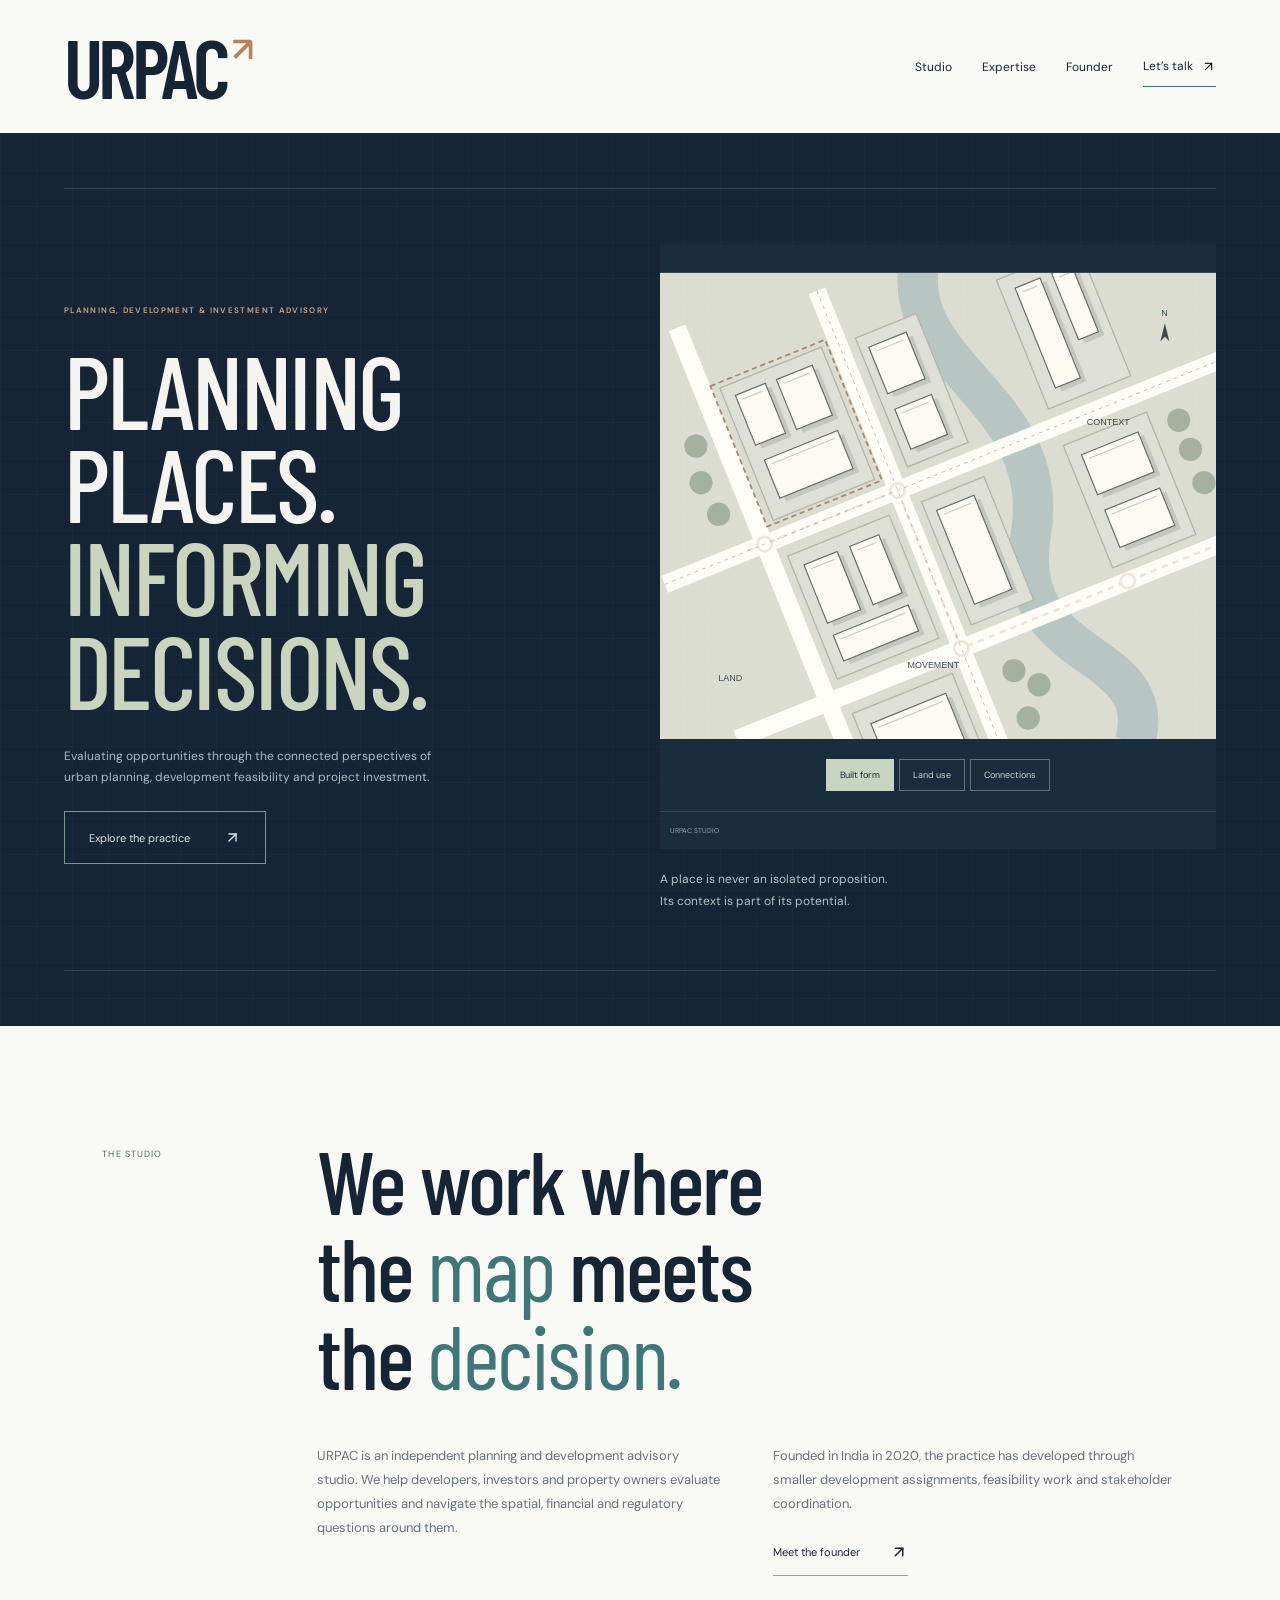
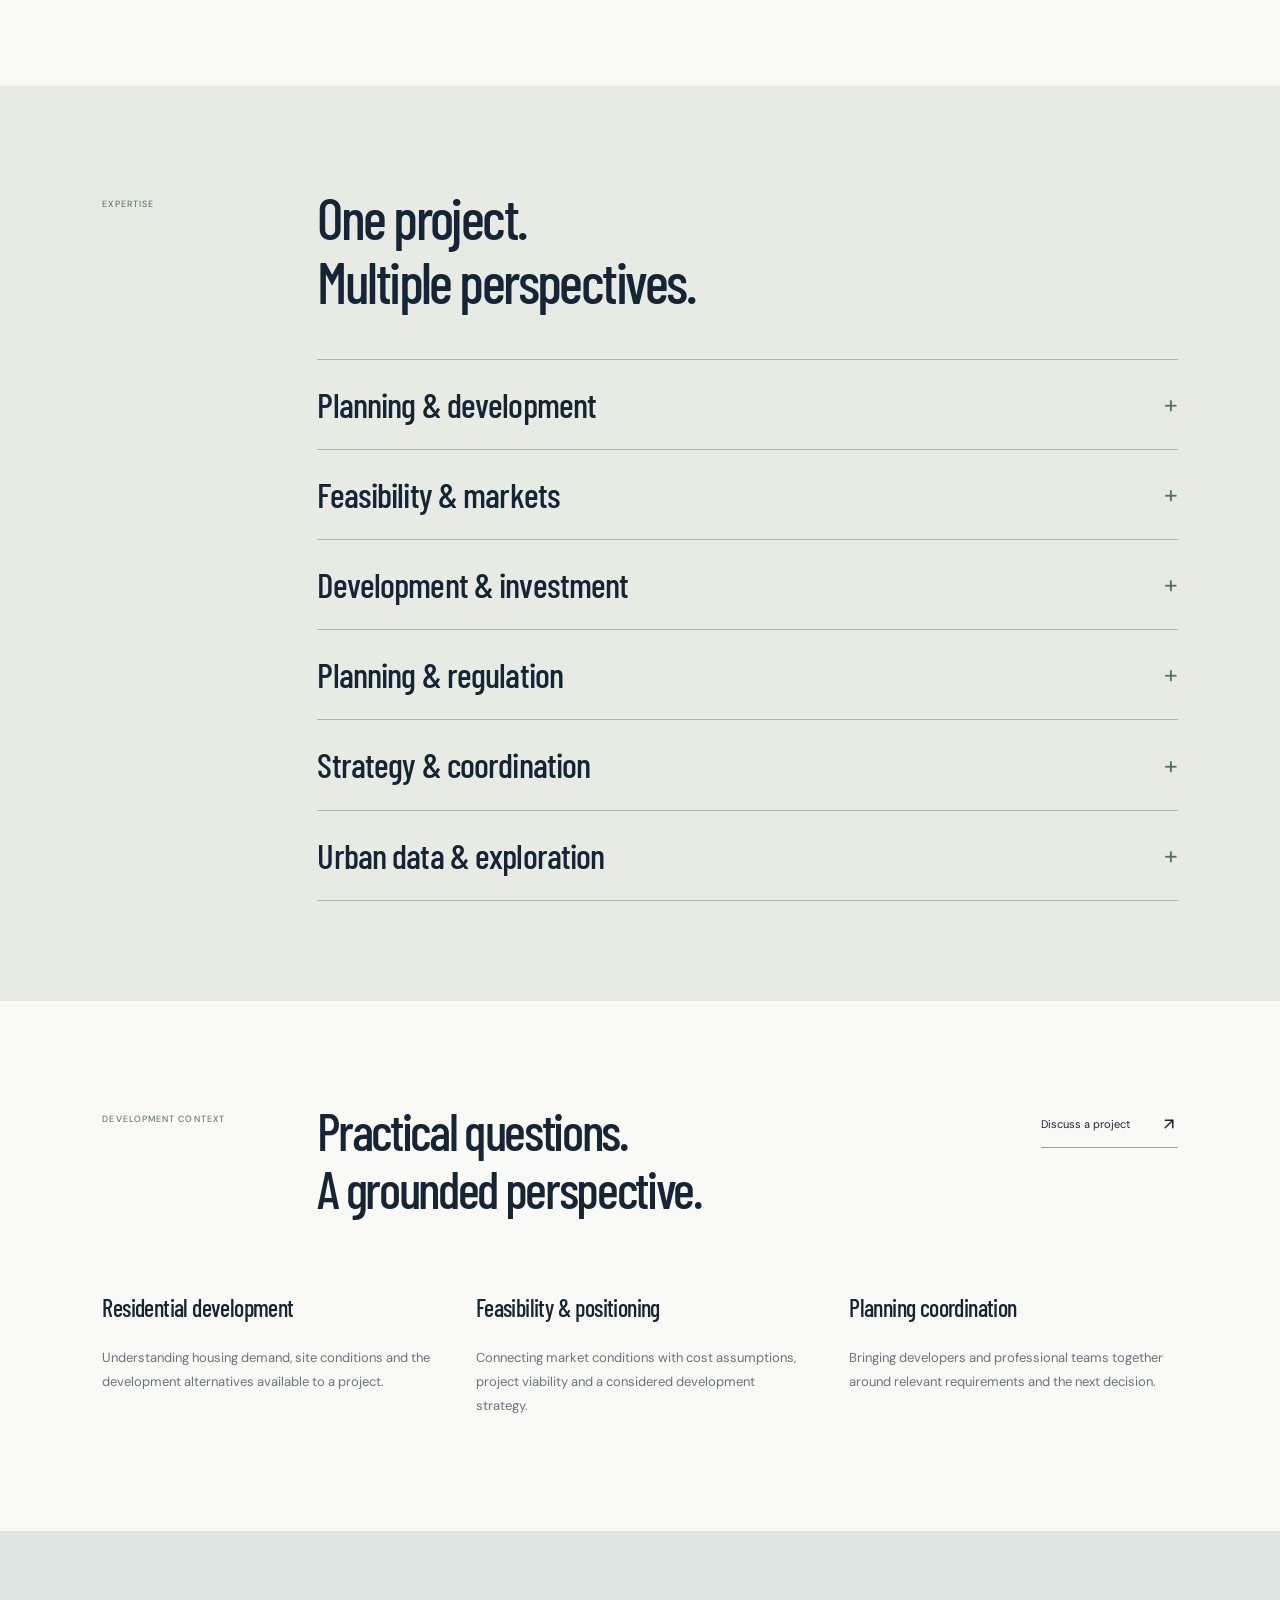
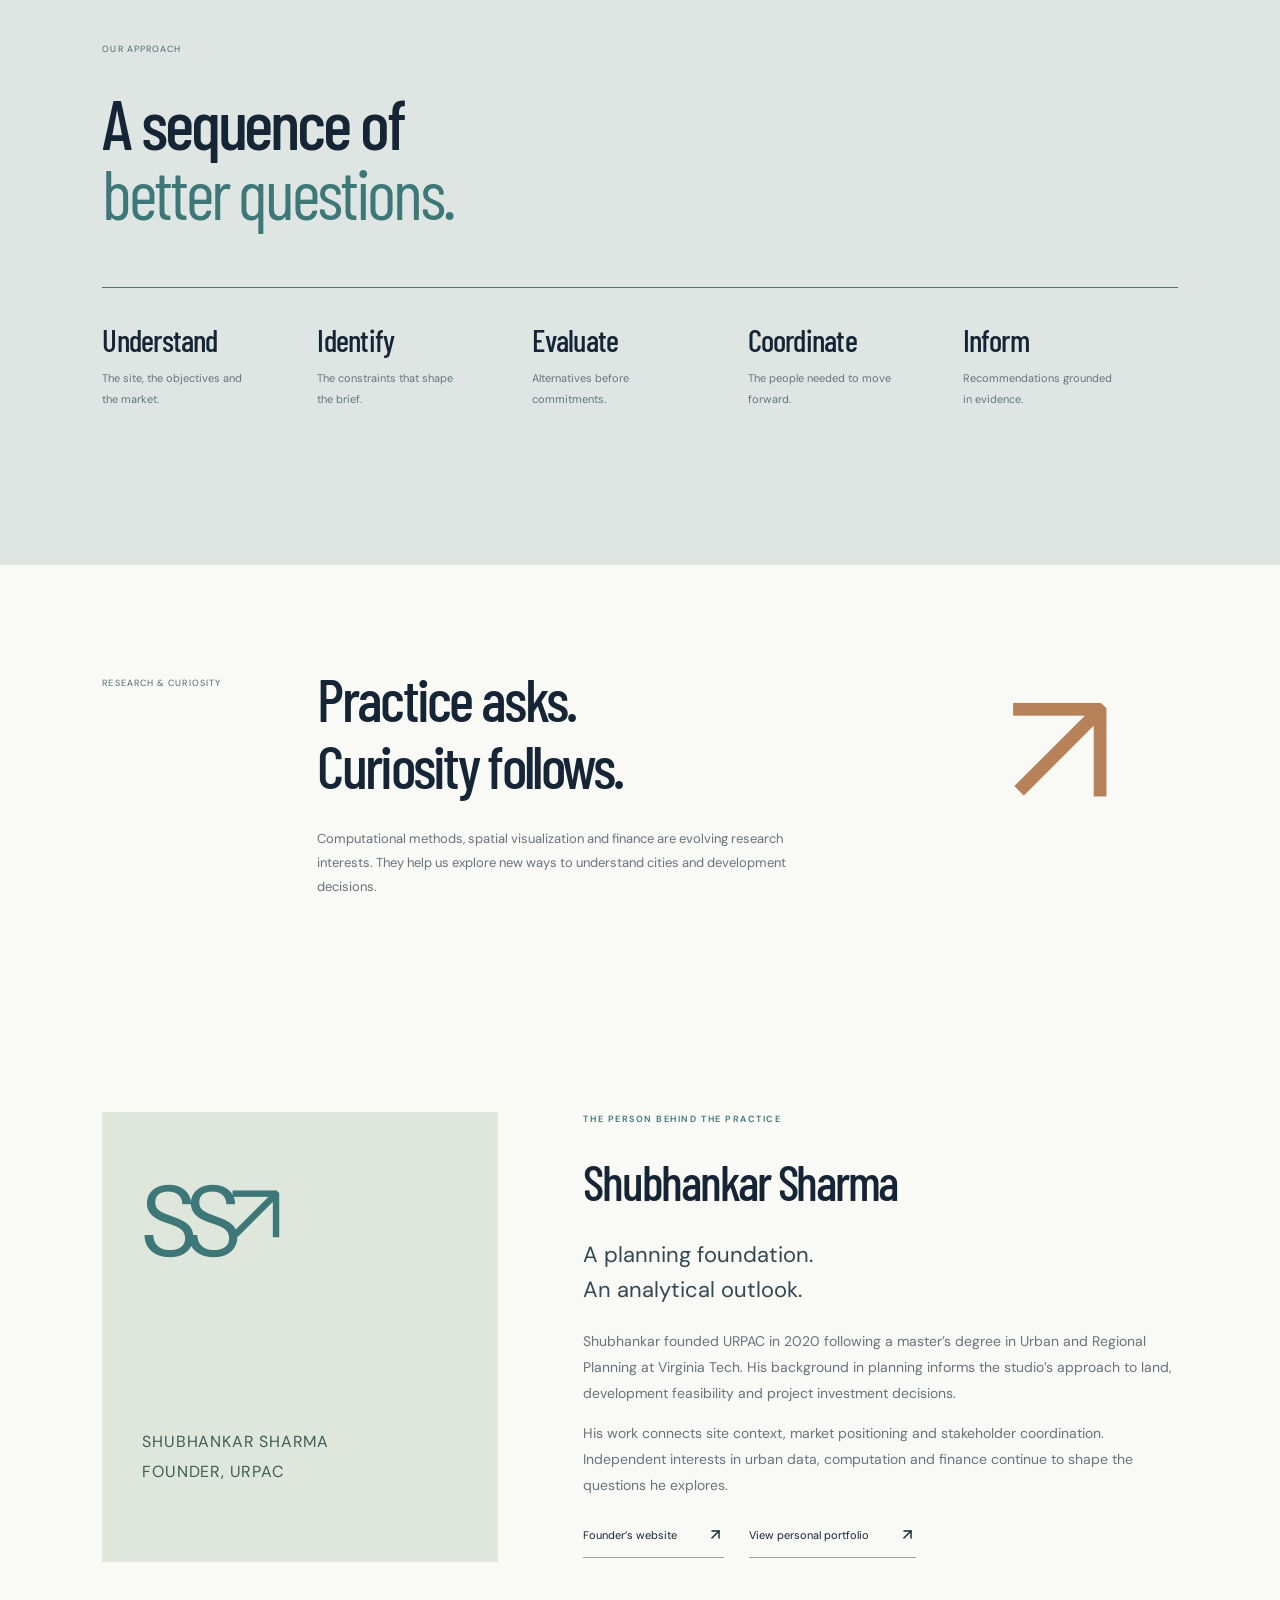
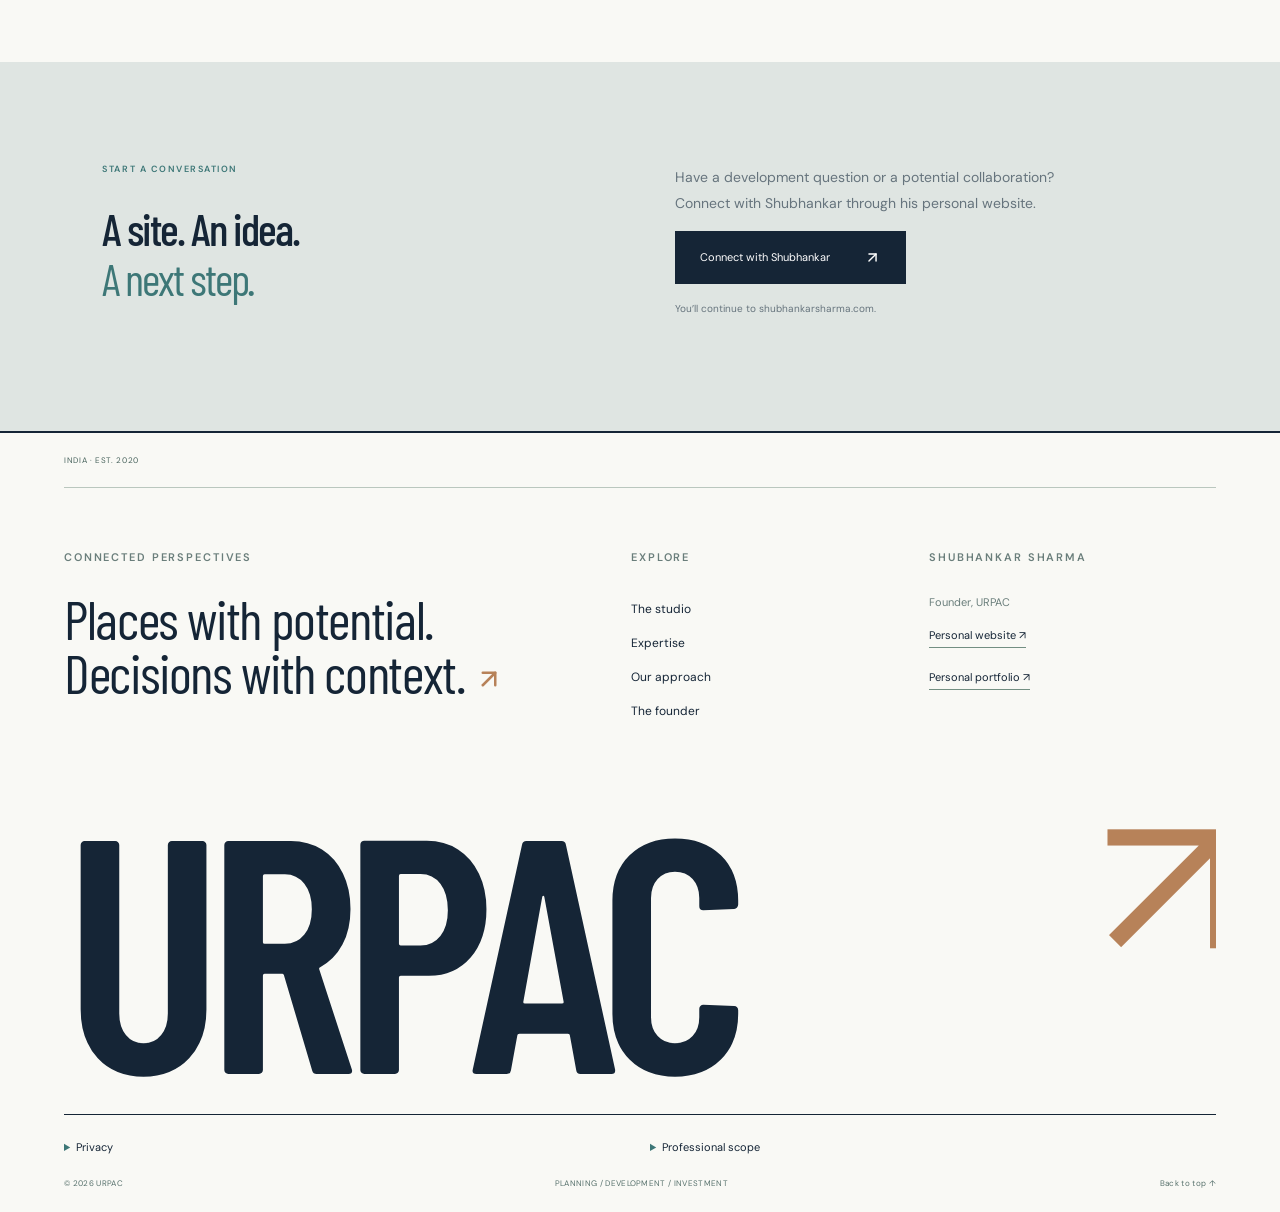
<file: index.html>
<!doctype html>
<html lang="en">
<head>
<!-- Google tag (gtag.js) -->
<script async src="https://www.googletagmanager.com/gtag/js?id=G-GMKGJLY7GL"></script>
<script>
  window.dataLayer = window.dataLayer || [];
  function gtag(){dataLayer.push(arguments);}
  gtag('js', new Date());
  gtag('config', 'G-GMKGJLY7GL');
</script>
<meta charset="UTF-8">
<meta name="viewport" content="width=device-width, initial-scale=1">
<meta name="theme-color" content="#152536">
<title>URPAC — Planning, Development &amp; Investment Advisory</title>
<meta name="description" content="Planning, development feasibility and investment analysis from an independent Indian studio.">
<link rel="icon" type="image/svg+xml" href="/favicon.svg">
<link rel="stylesheet" href="/css/style.css">
<link rel="canonical" href="https://urpac.shubhankarsharma.com/">
<meta property="og:title" content="URPAC — Planning, Development &amp; Investment Advisory">
<meta property="og:description" content="Planning, development feasibility and investment analysis from an independent Indian studio.">
<meta property="og:type" content="website">
<meta property="og:url" content="https://urpac.shubhankarsharma.com/">
<meta property="og:image" content="https://urpac.shubhankarsharma.com/assets/social.svg">
<meta name="robots" content="index,follow">
<script defer src="/js/main.js"></script>
</head>
<body>
<div id="root"><a class="skip" href="#main">Skip to content</a><header class="studio-header simple-header"><a href="/" class="studio-wordmark">URPAC<span class="masthead-dot">↗</span></a><nav aria-label="Main navigation" class="simple-nav"><a href="/#studio" class="">Studio</a><a href="/#expertise" class="">Expertise</a><a href="/#founder" class="">Founder</a><a href="/#contact" class="">Let’s talk <svg xmlns="http://www.w3.org/2000/svg" width="15" height="15" viewBox="0 0 24 24" fill="none" stroke="currentColor" stroke-width="2" stroke-linecap="round" stroke-linejoin="round" class="lucide lucide-arrow-up-right"><path d="M7 7h10v10"></path><path d="M7 17 17 7"></path></svg></a></nav></header><main id="main"><section class="studio-hero"><div class="sheet-corner"></div><div class="studio-hero-main"><div><p class="eyebrow">PLANNING, DEVELOPMENT &amp; INVESTMENT ADVISORY</p><h1>PLANNING<br/>PLACES.<br/><span>INFORMING<br/>DECISIONS.</span></h1><p>Evaluating opportunities through the connected perspectives of urban planning, development feasibility and project investment.</p><a href="/#expertise" class="action">Explore the practice<svg xmlns="http://www.w3.org/2000/svg" width="17" height="17" viewBox="0 0 24 24" fill="none" stroke="currentColor" stroke-width="2" stroke-linecap="round" stroke-linejoin="round" class="lucide lucide-arrow-up-right"><path d="M7 7h10v10"></path><path d="M7 17 17 7"></path></svg></a></div><div class="studio-drawing"><div class="urban-map map-built-form"><div class="map-top"></div><svg viewBox="0 0 620 520" role="img" aria-label="Illustrative urban diagram showing built form, not a real location"><defs><pattern id="grid-blocksi" width="26" height="26" patternUnits="userSpaceOnUse"><path d="M26 0H0V26" fill="none" stroke="#d8ddd7" stroke-width=".5"></path></pattern></defs><rect width="620" height="520" fill="url(#grid-blocksi)"></rect><g transform="translate(50 20) rotate(-22 280 250)"><path d="M350 -30C280 70 430 170 350 300S440 470 370 560" stroke="#a9c5c5" stroke-width="45" fill="none"></path><path d="M-50 200H620M230 -40V580M-40 390H650M70 -60V600" stroke="#faf9f5" stroke-width="20"></path><path d="M-50 200H620M230 -40V580" stroke="#b5bcb5" stroke-width="1" stroke-dasharray="4 5"></path><g class="map-parcels" stroke="#a9b3a6" stroke-width="1.5" fill="#d7ddd0"><rect x="89" y="20" width="122" height="159"></rect><rect x="89" y="222" width="122" height="148"></rect><rect x="250" y="222" width="75" height="148"></rect><rect x="90" y="412" width="120" height="115"></rect><rect x="420" y="223" width="100" height="147"></rect><rect x="250" y="25" width="73" height="155"></rect><rect x="420" y="24" width="99" height="155"></rect></g><g class="map-buildings" fill="#f7f5ed" stroke="#596e69" stroke-width="1.3"><g><rect x="107" y="40" width="36" height="60" fill="#bac4ba" stroke="none"></rect><rect x="102" y="34" width="36" height="60"></rect><path d="M108 41h24" stroke="#c2c9bc"></path></g><g><rect x="156" y="41" width="43" height="60" fill="#bac4ba" stroke="none"></rect><rect x="151" y="35" width="43" height="60"></rect><path d="M157 42h31" stroke="#c2c9bc"></path></g><g><rect x="110" y="119" width="88" height="46" fill="#bac4ba" stroke="none"></rect><rect x="105" y="113" width="88" height="46"></rect><path d="M111 120h76" stroke="#c2c9bc"></path></g><g><rect x="107" y="244" width="40" height="70" fill="#bac4ba" stroke="none"></rect><rect x="102" y="238" width="40" height="70"></rect><path d="M108 245h28" stroke="#c2c9bc"></path></g><g><rect x="162" y="244" width="35" height="70" fill="#bac4ba" stroke="none"></rect><rect x="157" y="238" width="35" height="70"></rect><path d="M163 245h23" stroke="#c2c9bc"></path></g><g><rect x="108" y="329" width="90" height="31" fill="#bac4ba" stroke="none"></rect><rect x="103" y="323" width="90" height="31"></rect><path d="M109 330h78" stroke="#c2c9bc"></path></g><g><rect x="267" y="243" width="45" height="113" fill="#bac4ba" stroke="none"></rect><rect x="262" y="237" width="45" height="113"></rect><path d="M268 244h33" stroke="#c2c9bc"></path></g><g><rect x="110" y="436" width="90" height="70" fill="#bac4ba" stroke="none"></rect><rect x="105" y="430" width="90" height="70"></rect><path d="M111 437h78" stroke="#c2c9bc"></path></g><g><rect x="441" y="46" width="30" height="120" fill="#bac4ba" stroke="none"></rect><rect x="436" y="40" width="30" height="120"></rect><path d="M442 47h18" stroke="#c2c9bc"></path></g><g><rect x="485" y="46" width="24" height="80" fill="#bac4ba" stroke="none"></rect><rect x="480" y="40" width="24" height="80"></rect><path d="M486 47h12" stroke="#c2c9bc"></path></g><g><rect x="440" y="246" width="68" height="48" fill="#bac4ba" stroke="none"></rect><rect x="435" y="240" width="68" height="48"></rect><path d="M441 247h56" stroke="#c2c9bc"></path></g><g><rect x="441" y="313" width="66" height="45" fill="#bac4ba" stroke="none"></rect><rect x="436" y="307" width="66" height="45"></rect><path d="M442 314h54" stroke="#c2c9bc"></path></g><g><rect x="265" y="46" width="45" height="56" fill="#bac4ba" stroke="none"></rect><rect x="260" y="40" width="45" height="56"></rect><path d="M266 47h33" stroke="#c2c9bc"></path></g><g><rect x="266" y="121" width="44" height="48" fill="#bac4ba" stroke="none"></rect><rect x="261" y="115" width="44" height="48"></rect><path d="M267 122h32" stroke="#c2c9bc"></path></g></g><g fill="#7b9b7b"><circle cx="40" cy="70" r="13" opacity=".65"></circle><circle cx="30" cy="110" r="13" opacity=".65"></circle><circle cx="35" cy="150" r="13" opacity=".65"></circle><circle cx="550" cy="245" r="13" opacity=".65"></circle><circle cx="550" cy="280" r="13" opacity=".65"></circle><circle cx="550" cy="320" r="13" opacity=".65"></circle><circle cx="275" cy="435" r="13" opacity=".65"></circle><circle cx="295" cy="460" r="13" opacity=".65"></circle><circle cx="270" cy="490" r="13" opacity=".65"></circle></g><g class="connection-lines" stroke="#b78259" stroke-width="3" fill="#faf8f2"><path d="M50 200H230V390H540" fill="none" stroke-dasharray="7 6"></path><circle cx="70" cy="200" r="8"></circle><circle cx="230" cy="200" r="8"></circle><circle cx="230" cy="390" r="8"></circle><circle cx="430" cy="390" r="8"></circle></g><rect x="80" y="14" width="138" height="169" fill="none" stroke="#b78259" stroke-width="2" stroke-dasharray="6 4"></rect></g><g fill="#344d4e" font-family="Arial" font-size="10"><text x="65" y="455">LAND</text><text x="276" y="440">MOVEMENT</text><text x="476" y="170">CONTEXT</text><text x="559" y="48">N</text><path d="M563 56l-5 20 5-5 5 5z"></path></g></svg><div class="map-controls" aria-label="Diagram layers"><button aria-pressed="true">Built form</button><button aria-pressed="false">Land use</button><button aria-pressed="false">Connections</button></div><div class="map-bottom"><span>URPAC STUDIO</span></div></div><p> A place is never an isolated proposition.<br/>Its context is part of its potential.</p></div></div><div class="sheet-bottom"></div></section><section id="studio" class="studio-intro section"><div class="section-ref">THE STUDIO</div><div><h2>We work where<br/>the <em>map</em> meets<br/>the <em>decision.</em></h2><div class="intro-columns"><p>URPAC is an independent planning and development advisory studio. We help developers, investors and property owners evaluate opportunities and navigate the spatial, financial and regulatory questions around them.</p><div><p>Founded in India in 2020, the practice has developed through smaller development assignments, feasibility work and stakeholder coordination.</p><a href="/#founder" class="text-link">Meet the founder<svg xmlns="http://www.w3.org/2000/svg" width="18" height="18" viewBox="0 0 24 24" fill="none" stroke="currentColor" stroke-width="2" stroke-linecap="round" stroke-linejoin="round" class="lucide lucide-arrow-up-right"><path d="M7 7h10v10"></path><path d="M7 17 17 7"></path></svg></a></div></div></div></section><section id="expertise" class="section studio-expertise"><div class="section-ref">EXPERTISE</div><div class="expertise-index"><h2>One project.<br/>Multiple perspectives.</h2><details><summary><h3>Planning &amp; development</h3><span class="expand-sign">+</span></summary><div class="expertise-expanded"><p>Understand the possibilities of a site and connect them with a considered development strategy.</p><div><ul><li>Site and land-use evaluation</li><li>Development alternatives and spatial priorities</li><li>Project coordination and development guidance</li></ul><p class="small">Engagement scope is shaped by the site, objectives and applicable local framework.</p></div></div></details><details><summary><h3>Feasibility &amp; markets</h3><span class="expand-sign">+</span></summary><div class="expertise-expanded"><p>Test development ideas against market demand, site conditions and project viability.</p><div><ul><li>Residential demand and market positioning</li><li>Development alternatives and feasibility studies</li><li>Project viability and cost considerations</li></ul><p class="small">Assumptions and information gaps are made explicit; a feasibility study is not a guarantee of project performance.</p></div></div></details><details><summary><h3>Development &amp; investment</h3><span class="expand-sign">+</span></summary><div class="expertise-expanded"><p>Bring project cash flows, costs and capital requirements into the same decision framework.</p><div><ul><li>Project-level cash-flow analysis</li><li>Investment feasibility and return scenarios</li><li>Cost sensitivities and capital-allocation alternatives</li></ul><p class="small">Project-level analytical work, not securities advice, brokerage or a claim of regulated investment-adviser status.</p></div></div></details><details><summary><h3>Planning &amp; regulation</h3><span class="expand-sign">+</span></summary><div class="expertise-expanded"><p>Identify relevant requirements and coordinate the information needed for a structured approvals process.</p><div><ul><li>Zoning and land-use interpretation</li><li>Development permission and compliance assessment</li><li>Coordination with relevant planning authorities</li></ul><p class="small">Requirements depend on jurisdiction and current rules. Permit decisions remain with the relevant authorities; approvals are not guaranteed.</p></div></div></details><details><summary><h3>Strategy &amp; coordination</h3><span class="expand-sign">+</span></summary><div class="expertise-expanded"><p>Align developers, property owners and professional teams around a workable project direction.</p><div><ul><li>Project objectives and development priorities</li><li>Coordination with architects, consultants and owners</li><li>Alignment of market, financial and regulatory considerations</li></ul><p class="small">The studio works alongside appropriately qualified professionals according to each engagement.</p></div></div></details><details><summary><h3>Urban data &amp; exploration</h3><span class="expand-sign">+</span></summary><div class="expertise-expanded"><p>Explore spatial analysis, visualization and computation as tools for asking better planning questions.</p><div><ul><li>Exploratory spatial analysis and visualization</li><li>Development scenarios and planning-tool prototypes</li><li>Independent computational research</li></ul><p class="small">An evolving exploratory research direction, not a record of completed commercial computational engagements.</p></div></div></details></div></section><section id="work" class="section studio-work"><div class="work-title"><div class="section-ref">DEVELOPMENT CONTEXT</div><h2>Practical questions.<br/>A grounded perspective.</h2><a href="/#contact" class="text-link">Discuss a project<svg xmlns="http://www.w3.org/2000/svg" width="18" height="18" viewBox="0 0 24 24" fill="none" stroke="currentColor" stroke-width="2" stroke-linecap="round" stroke-linejoin="round" class="lucide lucide-arrow-up-right"><path d="M7 7h10v10"></path><path d="M7 17 17 7"></path></svg></a></div><div class="three-col"><div><h3>Residential development</h3><p>Understanding housing demand, site conditions and the development alternatives available to a project.</p></div><div><h3>Feasibility &amp; positioning</h3><p>Connecting market conditions with cost assumptions, project viability and a considered development strategy.</p></div><div><h3>Planning coordination</h3><p>Bringing developers and professional teams together around relevant requirements and the next decision.</p></div></div></section><section id="approach" class="studio-process section"><div class="section-ref">OUR APPROACH</div><h2>A sequence of<br/><em>better questions.</em></h2><div class="process-line"><div><h3>Understand</h3><p>The site, the objectives and the market.</p></div><div><h3>Identify</h3><p>The constraints that shape the brief.</p></div><div><h3>Evaluate</h3><p>Alternatives before commitments.</p></div><div><h3>Coordinate</h3><p>The people needed to move forward.</p></div><div><h3>Inform</h3><p>Recommendations grounded in evidence.</p></div></div></section><section id="research" class="studio-fieldnote section"><p class="section-ref">RESEARCH &amp; CURIOSITY</p><div><h2>Practice asks.<br/>Curiosity follows.</h2><p>Computational methods, spatial visualization and finance are evolving research interests. They help us explore new ways to understand cities and development decisions.</p></div><span class="fieldnote-mark" aria-hidden="true">↗</span></section><section id="founder" class="section founder"><div class="founder-panel"><div class="founder-mark">SS<span>↗</span></div><p>SHUBHANKAR SHARMA<br/>FOUNDER, URPAC</p></div><div><p class="eyebrow">THE PERSON BEHIND THE PRACTICE</p><h2>Shubhankar Sharma</h2><p class="lead">A planning foundation.<br/>An analytical outlook.</p><p>Shubhankar founded URPAC in 2020 following a master’s degree in Urban and Regional Planning at Virginia Tech. His background in planning informs the studio’s approach to land, development feasibility and project investment decisions.</p><p>His work connects site context, market positioning and stakeholder coordination. Independent interests in urban data, computation and finance continue to shape the questions he explores.</p><div class="founder-links"><a class="text-link" href="https://shubhankarsharma.com/" target="_blank" rel="noopener noreferrer">Founder’s website <svg xmlns="http://www.w3.org/2000/svg" width="17" height="17" viewBox="0 0 24 24" fill="none" stroke="currentColor" stroke-width="2" stroke-linecap="round" stroke-linejoin="round" class="lucide lucide-arrow-up-right"><path d="M7 7h10v10"></path><path d="M7 17 17 7"></path></svg></a><a class="text-link" href="https://shubhankarsharma.com/portfolio/" target="_blank" rel="noopener noreferrer">View personal portfolio <svg xmlns="http://www.w3.org/2000/svg" width="17" height="17" viewBox="0 0 24 24" fill="none" stroke="currentColor" stroke-width="2" stroke-linecap="round" stroke-linejoin="round" class="lucide lucide-arrow-up-right"><path d="M7 7h10v10"></path><path d="M7 17 17 7"></path></svg></a></div></div></section><section id="contact" class="section contact-simple"><div><p class="eyebrow">START A CONVERSATION</p><h2>A site. An idea.<br/><em>A next step.</em></h2></div><div><p>Have a development question or a potential collaboration? Connect with Shubhankar through his personal website.</p><a class="action" href="https://shubhankarsharma.com/" target="_blank" rel="noopener noreferrer">Connect with Shubhankar <svg xmlns="http://www.w3.org/2000/svg" width="17" height="17" viewBox="0 0 24 24" fill="none" stroke="currentColor" stroke-width="2" stroke-linecap="round" stroke-linejoin="round" class="lucide lucide-arrow-up-right"><path d="M7 7h10v10"></path><path d="M7 17 17 7"></path></svg></a><p class="contact-caption">You’ll continue to shubhankarsharma.com.</p></div></section></main><footer class="studio-footer"><div class="footer-sheet-head"><span>INDIA · EST. 2020</span></div><div class="studio-footer-grid"><div><p class="eyebrow">CONNECTED PERSPECTIVES</p><a href="/#contact" class="footer-question">Places with potential.<br/>Decisions with context. <svg xmlns="http://www.w3.org/2000/svg" width="30" height="30" viewBox="0 0 24 24" fill="none" stroke="currentColor" stroke-width="2" stroke-linecap="round" stroke-linejoin="round" class="lucide lucide-arrow-up-right"><path d="M7 7h10v10"></path><path d="M7 17 17 7"></path></svg></a></div><div class="studio-footer-index"><p class="eyebrow">EXPLORE</p><a href="/#studio" class="">The studio</a><a href="/#expertise" class="">Expertise</a><a href="/#approach" class="">Our approach</a><a href="/#founder" class="">The founder</a></div><div class="studio-footer-note"><p class="eyebrow">SHUBHANKAR SHARMA</p><p>Founder, URPAC</p><a href="https://shubhankarsharma.com/">Personal website ↗</a><br/><br/><a href="https://shubhankarsharma.com/portfolio/">Personal portfolio ↗</a></div></div><a href="/" class="footer-masthead">URPAC<span>↗</span></a><div class="footer-notices"><details id="privacy"><summary>Privacy</summary><p>This website uses Google Analytics to understand visits and website usage. Google Analytics may use cookies and collect page views, interactions, and device and browser information. This website has no enquiry form. External links take you to websites with their own privacy practices. Google Fonts receives technical request information when fonts load; the hosting provider may retain access logs. Learn more in <a href="https://policies.google.com/privacy" target="_blank" rel="noopener noreferrer">Google’s Privacy Policy</a>.</p></details><details id="scope"><summary>Professional scope</summary><p>URPAC provides project-level planning and development analysis. Financial scenarios are not guaranteed returns or securities advice. Regulatory decisions remain with the relevant authorities. The urban diagram is schematic; the linked portfolio is Shubhankar Sharma’s personal work.</p></details></div><div class="studio-footer-bottom"><span data-copyright>© 2026 URPAC</span><span>PLANNING / DEVELOPMENT / INVESTMENT</span><a href="#main">Back to top ↑</a></div></footer></div>
</body>
</html>
</file>
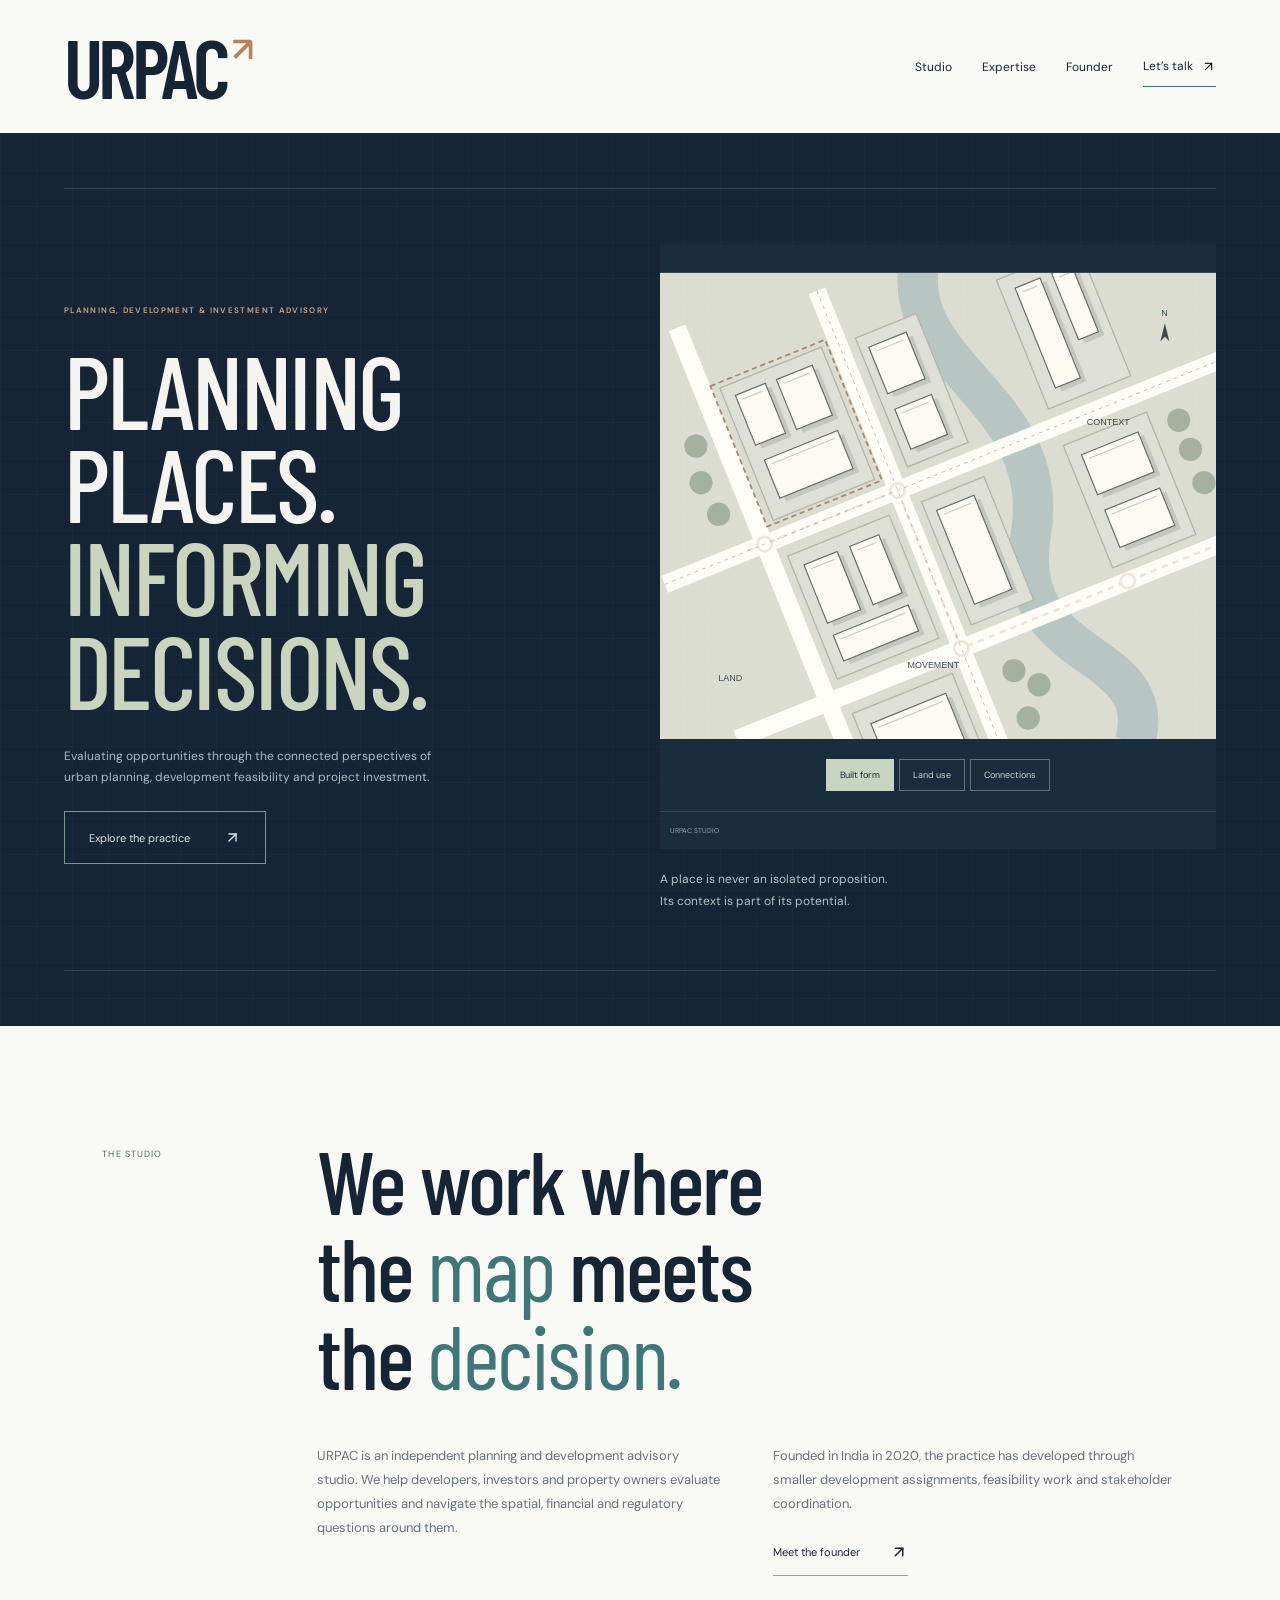
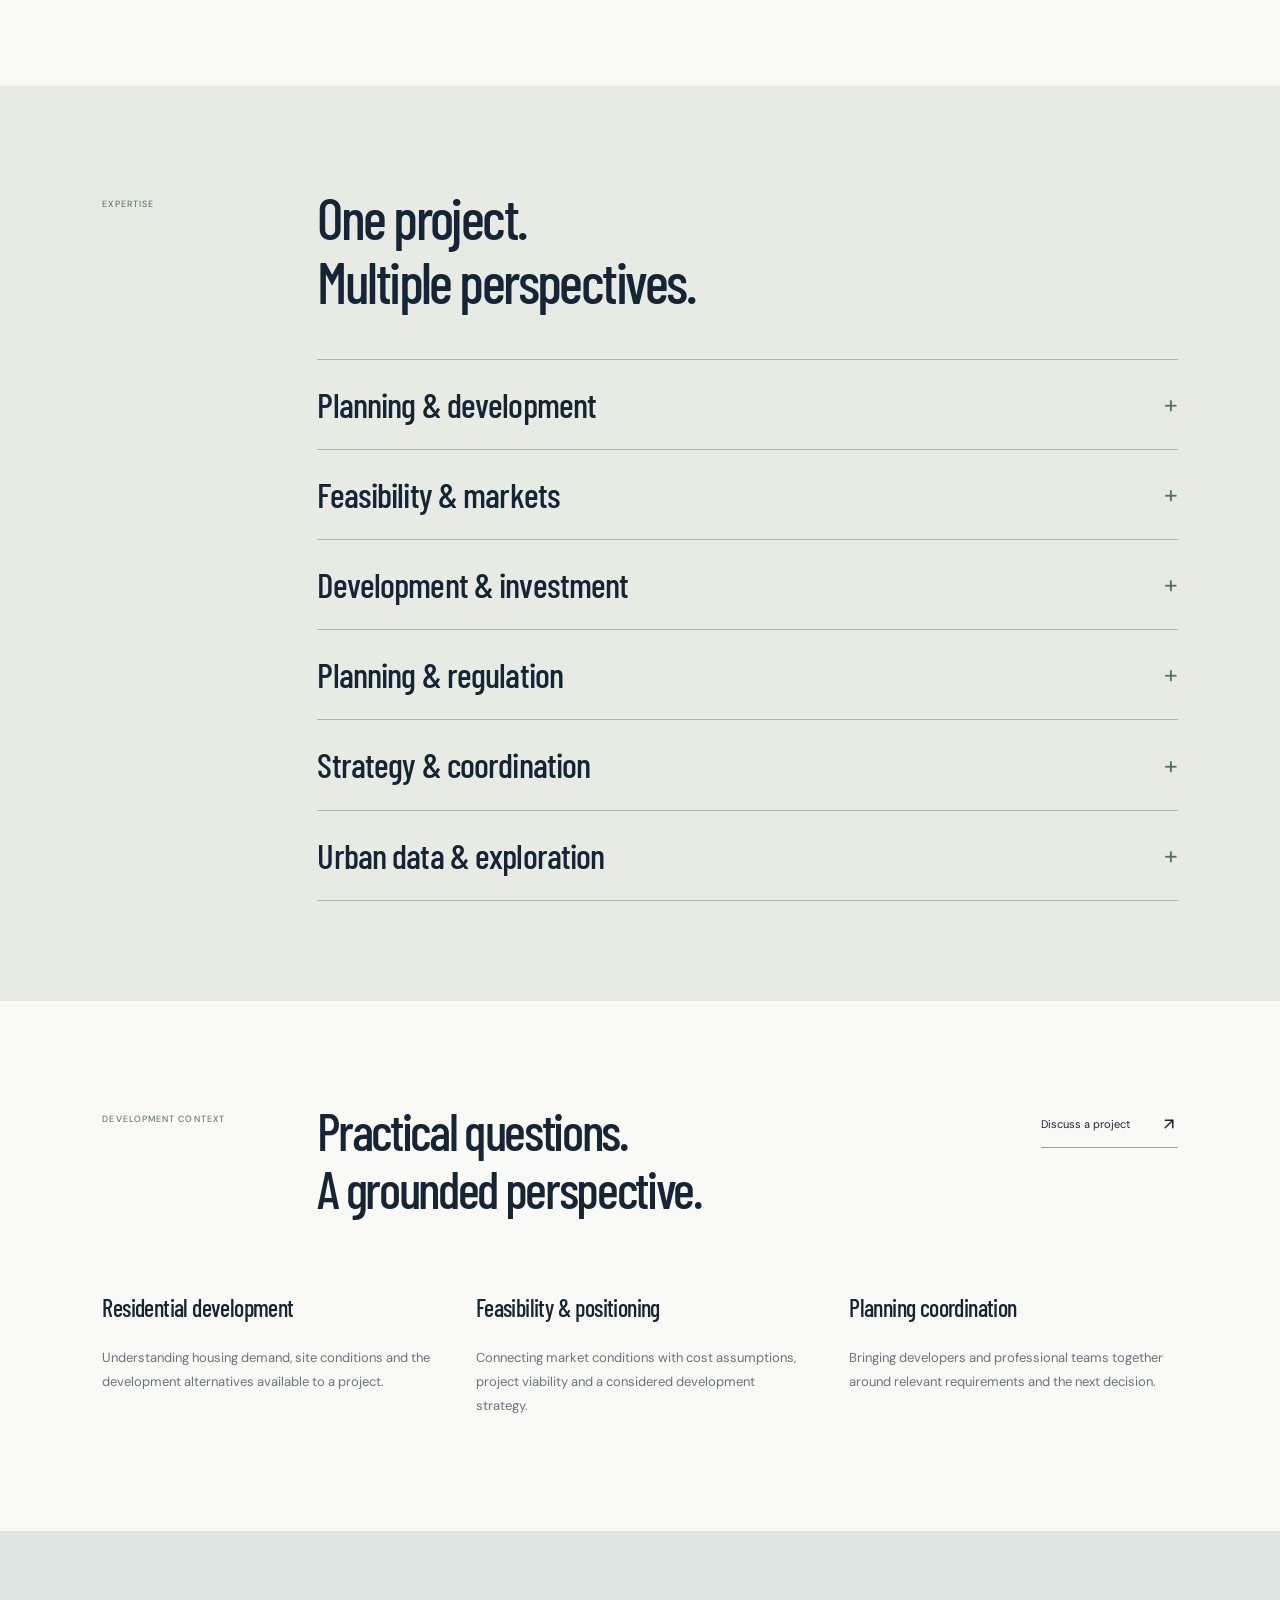
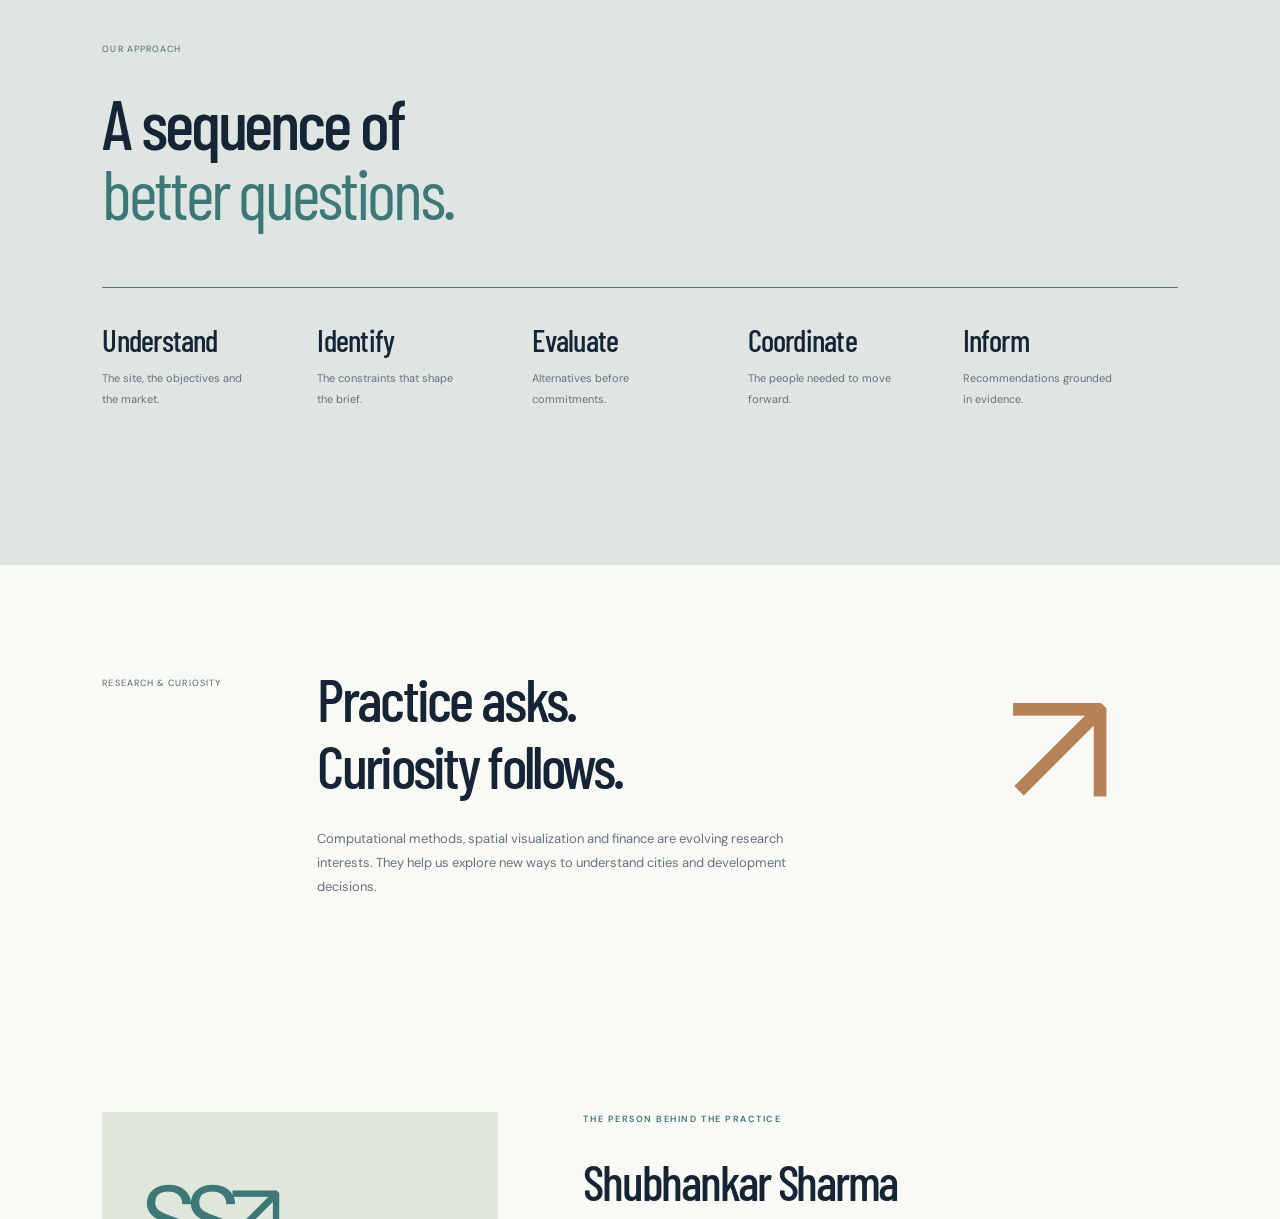
<file: about/index.html>
<!doctype html>
<html lang="en">
<head>
<!-- Google tag (gtag.js) -->
<script async src="https://www.googletagmanager.com/gtag/js?id=G-GMKGJLY7GL"></script>
<script>
  window.dataLayer = window.dataLayer || [];
  function gtag(){dataLayer.push(arguments);}
  gtag('js', new Date());
  gtag('config', 'G-GMKGJLY7GL', {send_page_view: false});
</script>
<meta charset="UTF-8">
<meta name="viewport" content="width=device-width, initial-scale=1">
<meta name="theme-color" content="#152536">
<title>URPAC — Planning, Development &amp; Investment Advisory</title>
<meta name="description" content="Planning, development feasibility and investment analysis from an independent Indian studio.">
<link rel="icon" type="image/svg+xml" href="/favicon.svg">
<link rel="stylesheet" href="/css/style.css">
<link rel="canonical" href="https://urpac.shubhankarsharma.com/">
<meta property="og:title" content="URPAC — Planning, Development &amp; Investment Advisory">
<meta property="og:description" content="Planning, development feasibility and investment analysis from an independent Indian studio.">
<meta property="og:type" content="website">
<meta property="og:url" content="https://urpac.shubhankarsharma.com/">
<meta property="og:image" content="https://urpac.shubhankarsharma.com/assets/social.svg">
<meta name="robots" content="index,follow">
<meta http-equiv="refresh" content="0; url=/#studio">
<script defer src="/js/main.js"></script>
</head>
<body>
<div id="root"><a class="skip" href="#main">Skip to content</a><header class="studio-header simple-header"><a href="/" class="studio-wordmark">URPAC<span class="masthead-dot">↗</span></a><nav aria-label="Main navigation" class="simple-nav"><a href="/#studio" class="">Studio</a><a href="/#expertise" class="">Expertise</a><a href="/#founder" class="">Founder</a><a href="/#contact" class="">Let’s talk <svg xmlns="http://www.w3.org/2000/svg" width="15" height="15" viewBox="0 0 24 24" fill="none" stroke="currentColor" stroke-width="2" stroke-linecap="round" stroke-linejoin="round" class="lucide lucide-arrow-up-right"><path d="M7 7h10v10"></path><path d="M7 17 17 7"></path></svg></a></nav></header><main id="main"><section class="studio-hero"><div class="sheet-corner"></div><div class="studio-hero-main"><div><p class="eyebrow">PLANNING, DEVELOPMENT &amp; INVESTMENT ADVISORY</p><h1>PLANNING<br/>PLACES.<br/><span>INFORMING<br/>DECISIONS.</span></h1><p>Evaluating opportunities through the connected perspectives of urban planning, development feasibility and project investment.</p><a href="/#expertise" class="action">Explore the practice<svg xmlns="http://www.w3.org/2000/svg" width="17" height="17" viewBox="0 0 24 24" fill="none" stroke="currentColor" stroke-width="2" stroke-linecap="round" stroke-linejoin="round" class="lucide lucide-arrow-up-right"><path d="M7 7h10v10"></path><path d="M7 17 17 7"></path></svg></a></div><div class="studio-drawing"><div class="urban-map map-built-form"><div class="map-top"></div><svg viewBox="0 0 620 520" role="img" aria-label="Illustrative urban diagram showing built form, not a real location"><defs><pattern id="grid-blocksi" width="26" height="26" patternUnits="userSpaceOnUse"><path d="M26 0H0V26" fill="none" stroke="#d8ddd7" stroke-width=".5"></path></pattern></defs><rect width="620" height="520" fill="url(#grid-blocksi)"></rect><g transform="translate(50 20) rotate(-22 280 250)"><path d="M350 -30C280 70 430 170 350 300S440 470 370 560" stroke="#a9c5c5" stroke-width="45" fill="none"></path><path d="M-50 200H620M230 -40V580M-40 390H650M70 -60V600" stroke="#faf9f5" stroke-width="20"></path><path d="M-50 200H620M230 -40V580" stroke="#b5bcb5" stroke-width="1" stroke-dasharray="4 5"></path><g class="map-parcels" stroke="#a9b3a6" stroke-width="1.5" fill="#d7ddd0"><rect x="89" y="20" width="122" height="159"></rect><rect x="89" y="222" width="122" height="148"></rect><rect x="250" y="222" width="75" height="148"></rect><rect x="90" y="412" width="120" height="115"></rect><rect x="420" y="223" width="100" height="147"></rect><rect x="250" y="25" width="73" height="155"></rect><rect x="420" y="24" width="99" height="155"></rect></g><g class="map-buildings" fill="#f7f5ed" stroke="#596e69" stroke-width="1.3"><g><rect x="107" y="40" width="36" height="60" fill="#bac4ba" stroke="none"></rect><rect x="102" y="34" width="36" height="60"></rect><path d="M108 41h24" stroke="#c2c9bc"></path></g><g><rect x="156" y="41" width="43" height="60" fill="#bac4ba" stroke="none"></rect><rect x="151" y="35" width="43" height="60"></rect><path d="M157 42h31" stroke="#c2c9bc"></path></g><g><rect x="110" y="119" width="88" height="46" fill="#bac4ba" stroke="none"></rect><rect x="105" y="113" width="88" height="46"></rect><path d="M111 120h76" stroke="#c2c9bc"></path></g><g><rect x="107" y="244" width="40" height="70" fill="#bac4ba" stroke="none"></rect><rect x="102" y="238" width="40" height="70"></rect><path d="M108 245h28" stroke="#c2c9bc"></path></g><g><rect x="162" y="244" width="35" height="70" fill="#bac4ba" stroke="none"></rect><rect x="157" y="238" width="35" height="70"></rect><path d="M163 245h23" stroke="#c2c9bc"></path></g><g><rect x="108" y="329" width="90" height="31" fill="#bac4ba" stroke="none"></rect><rect x="103" y="323" width="90" height="31"></rect><path d="M109 330h78" stroke="#c2c9bc"></path></g><g><rect x="267" y="243" width="45" height="113" fill="#bac4ba" stroke="none"></rect><rect x="262" y="237" width="45" height="113"></rect><path d="M268 244h33" stroke="#c2c9bc"></path></g><g><rect x="110" y="436" width="90" height="70" fill="#bac4ba" stroke="none"></rect><rect x="105" y="430" width="90" height="70"></rect><path d="M111 437h78" stroke="#c2c9bc"></path></g><g><rect x="441" y="46" width="30" height="120" fill="#bac4ba" stroke="none"></rect><rect x="436" y="40" width="30" height="120"></rect><path d="M442 47h18" stroke="#c2c9bc"></path></g><g><rect x="485" y="46" width="24" height="80" fill="#bac4ba" stroke="none"></rect><rect x="480" y="40" width="24" height="80"></rect><path d="M486 47h12" stroke="#c2c9bc"></path></g><g><rect x="440" y="246" width="68" height="48" fill="#bac4ba" stroke="none"></rect><rect x="435" y="240" width="68" height="48"></rect><path d="M441 247h56" stroke="#c2c9bc"></path></g><g><rect x="441" y="313" width="66" height="45" fill="#bac4ba" stroke="none"></rect><rect x="436" y="307" width="66" height="45"></rect><path d="M442 314h54" stroke="#c2c9bc"></path></g><g><rect x="265" y="46" width="45" height="56" fill="#bac4ba" stroke="none"></rect><rect x="260" y="40" width="45" height="56"></rect><path d="M266 47h33" stroke="#c2c9bc"></path></g><g><rect x="266" y="121" width="44" height="48" fill="#bac4ba" stroke="none"></rect><rect x="261" y="115" width="44" height="48"></rect><path d="M267 122h32" stroke="#c2c9bc"></path></g></g><g fill="#7b9b7b"><circle cx="40" cy="70" r="13" opacity=".65"></circle><circle cx="30" cy="110" r="13" opacity=".65"></circle><circle cx="35" cy="150" r="13" opacity=".65"></circle><circle cx="550" cy="245" r="13" opacity=".65"></circle><circle cx="550" cy="280" r="13" opacity=".65"></circle><circle cx="550" cy="320" r="13" opacity=".65"></circle><circle cx="275" cy="435" r="13" opacity=".65"></circle><circle cx="295" cy="460" r="13" opacity=".65"></circle><circle cx="270" cy="490" r="13" opacity=".65"></circle></g><g class="connection-lines" stroke="#b78259" stroke-width="3" fill="#faf8f2"><path d="M50 200H230V390H540" fill="none" stroke-dasharray="7 6"></path><circle cx="70" cy="200" r="8"></circle><circle cx="230" cy="200" r="8"></circle><circle cx="230" cy="390" r="8"></circle><circle cx="430" cy="390" r="8"></circle></g><rect x="80" y="14" width="138" height="169" fill="none" stroke="#b78259" stroke-width="2" stroke-dasharray="6 4"></rect></g><g fill="#344d4e" font-family="Arial" font-size="10"><text x="65" y="455">LAND</text><text x="276" y="440">MOVEMENT</text><text x="476" y="170">CONTEXT</text><text x="559" y="48">N</text><path d="M563 56l-5 20 5-5 5 5z"></path></g></svg><div class="map-controls" aria-label="Diagram layers"><button aria-pressed="true">Built form</button><button aria-pressed="false">Land use</button><button aria-pressed="false">Connections</button></div><div class="map-bottom"><span>URPAC STUDIO</span></div></div><p> A place is never an isolated proposition.<br/>Its context is part of its potential.</p></div></div><div class="sheet-bottom"></div></section><section id="studio" class="studio-intro section"><div class="section-ref">THE STUDIO</div><div><h2>We work where<br/>the <em>map</em> meets<br/>the <em>decision.</em></h2><div class="intro-columns"><p>URPAC is an independent planning and development advisory studio. We help developers, investors and property owners evaluate opportunities and navigate the spatial, financial and regulatory questions around them.</p><div><p>Founded in India in 2020, the practice has developed through smaller development assignments, feasibility work and stakeholder coordination.</p><a href="/#founder" class="text-link">Meet the founder<svg xmlns="http://www.w3.org/2000/svg" width="18" height="18" viewBox="0 0 24 24" fill="none" stroke="currentColor" stroke-width="2" stroke-linecap="round" stroke-linejoin="round" class="lucide lucide-arrow-up-right"><path d="M7 7h10v10"></path><path d="M7 17 17 7"></path></svg></a></div></div></div></section><section id="expertise" class="section studio-expertise"><div class="section-ref">EXPERTISE</div><div class="expertise-index"><h2>One project.<br/>Multiple perspectives.</h2><details><summary><h3>Planning &amp; development</h3><span class="expand-sign">+</span></summary><div class="expertise-expanded"><p>Understand the possibilities of a site and connect them with a considered development strategy.</p><div><ul><li>Site and land-use evaluation</li><li>Development alternatives and spatial priorities</li><li>Project coordination and development guidance</li></ul><p class="small">Engagement scope is shaped by the site, objectives and applicable local framework.</p></div></div></details><details><summary><h3>Feasibility &amp; markets</h3><span class="expand-sign">+</span></summary><div class="expertise-expanded"><p>Test development ideas against market demand, site conditions and project viability.</p><div><ul><li>Residential demand and market positioning</li><li>Development alternatives and feasibility studies</li><li>Project viability and cost considerations</li></ul><p class="small">Assumptions and information gaps are made explicit; a feasibility study is not a guarantee of project performance.</p></div></div></details><details><summary><h3>Development &amp; investment</h3><span class="expand-sign">+</span></summary><div class="expertise-expanded"><p>Bring project cash flows, costs and capital requirements into the same decision framework.</p><div><ul><li>Project-level cash-flow analysis</li><li>Investment feasibility and return scenarios</li><li>Cost sensitivities and capital-allocation alternatives</li></ul><p class="small">Project-level analytical work, not securities advice, brokerage or a claim of regulated investment-adviser status.</p></div></div></details><details><summary><h3>Planning &amp; regulation</h3><span class="expand-sign">+</span></summary><div class="expertise-expanded"><p>Identify relevant requirements and coordinate the information needed for a structured approvals process.</p><div><ul><li>Zoning and land-use interpretation</li><li>Development permission and compliance assessment</li><li>Coordination with relevant planning authorities</li></ul><p class="small">Requirements depend on jurisdiction and current rules. Permit decisions remain with the relevant authorities; approvals are not guaranteed.</p></div></div></details><details><summary><h3>Strategy &amp; coordination</h3><span class="expand-sign">+</span></summary><div class="expertise-expanded"><p>Align developers, property owners and professional teams around a workable project direction.</p><div><ul><li>Project objectives and development priorities</li><li>Coordination with architects, consultants and owners</li><li>Alignment of market, financial and regulatory considerations</li></ul><p class="small">The studio works alongside appropriately qualified professionals according to each engagement.</p></div></div></details><details><summary><h3>Urban data &amp; exploration</h3><span class="expand-sign">+</span></summary><div class="expertise-expanded"><p>Explore spatial analysis, visualization and computation as tools for asking better planning questions.</p><div><ul><li>Exploratory spatial analysis and visualization</li><li>Development scenarios and planning-tool prototypes</li><li>Independent computational research</li></ul><p class="small">An evolving exploratory research direction, not a record of completed commercial computational engagements.</p></div></div></details></div></section><section id="work" class="section studio-work"><div class="work-title"><div class="section-ref">DEVELOPMENT CONTEXT</div><h2>Practical questions.<br/>A grounded perspective.</h2><a href="/#contact" class="text-link">Discuss a project<svg xmlns="http://www.w3.org/2000/svg" width="18" height="18" viewBox="0 0 24 24" fill="none" stroke="currentColor" stroke-width="2" stroke-linecap="round" stroke-linejoin="round" class="lucide lucide-arrow-up-right"><path d="M7 7h10v10"></path><path d="M7 17 17 7"></path></svg></a></div><div class="three-col"><div><h3>Residential development</h3><p>Understanding housing demand, site conditions and the development alternatives available to a project.</p></div><div><h3>Feasibility &amp; positioning</h3><p>Connecting market conditions with cost assumptions, project viability and a considered development strategy.</p></div><div><h3>Planning coordination</h3><p>Bringing developers and professional teams together around relevant requirements and the next decision.</p></div></div></section><section id="approach" class="studio-process section"><div class="section-ref">OUR APPROACH</div><h2>A sequence of<br/><em>better questions.</em></h2><div class="process-line"><div><h3>Understand</h3><p>The site, the objectives and the market.</p></div><div><h3>Identify</h3><p>The constraints that shape the brief.</p></div><div><h3>Evaluate</h3><p>Alternatives before commitments.</p></div><div><h3>Coordinate</h3><p>The people needed to move forward.</p></div><div><h3>Inform</h3><p>Recommendations grounded in evidence.</p></div></div></section><section id="research" class="studio-fieldnote section"><p class="section-ref">RESEARCH &amp; CURIOSITY</p><div><h2>Practice asks.<br/>Curiosity follows.</h2><p>Computational methods, spatial visualization and finance are evolving research interests. They help us explore new ways to understand cities and development decisions.</p></div><span class="fieldnote-mark" aria-hidden="true">↗</span></section><section id="founder" class="section founder"><div class="founder-panel"><div class="founder-mark">SS<span>↗</span></div><p>SHUBHANKAR SHARMA<br/>FOUNDER, URPAC</p></div><div><p class="eyebrow">THE PERSON BEHIND THE PRACTICE</p><h2>Shubhankar Sharma</h2><p class="lead">A planning foundation.<br/>An analytical outlook.</p><p>Shubhankar founded URPAC in 2020 following a master’s degree in Urban and Regional Planning at Virginia Tech. His background in planning informs the studio’s approach to land, development feasibility and project investment decisions.</p><p>His work connects site context, market positioning and stakeholder coordination. Independent interests in urban data, computation and finance continue to shape the questions he explores.</p><div class="founder-links"><a class="text-link" href="https://shubhankarsharma.com/" target="_blank" rel="noopener noreferrer">Founder’s website <svg xmlns="http://www.w3.org/2000/svg" width="17" height="17" viewBox="0 0 24 24" fill="none" stroke="currentColor" stroke-width="2" stroke-linecap="round" stroke-linejoin="round" class="lucide lucide-arrow-up-right"><path d="M7 7h10v10"></path><path d="M7 17 17 7"></path></svg></a><a class="text-link" href="https://shubhankarsharma.com/portfolio/" target="_blank" rel="noopener noreferrer">View personal portfolio <svg xmlns="http://www.w3.org/2000/svg" width="17" height="17" viewBox="0 0 24 24" fill="none" stroke="currentColor" stroke-width="2" stroke-linecap="round" stroke-linejoin="round" class="lucide lucide-arrow-up-right"><path d="M7 7h10v10"></path><path d="M7 17 17 7"></path></svg></a></div></div></section><section id="contact" class="section contact-simple"><div><p class="eyebrow">START A CONVERSATION</p><h2>A site. An idea.<br/><em>A next step.</em></h2></div><div><p>Have a development question or a potential collaboration? Connect with Shubhankar through his personal website.</p><a class="action" href="https://shubhankarsharma.com/" target="_blank" rel="noopener noreferrer">Connect with Shubhankar <svg xmlns="http://www.w3.org/2000/svg" width="17" height="17" viewBox="0 0 24 24" fill="none" stroke="currentColor" stroke-width="2" stroke-linecap="round" stroke-linejoin="round" class="lucide lucide-arrow-up-right"><path d="M7 7h10v10"></path><path d="M7 17 17 7"></path></svg></a><p class="contact-caption">You’ll continue to shubhankarsharma.com.</p></div></section></main><footer class="studio-footer"><div class="footer-sheet-head"><span>INDIA · EST. 2020</span></div><div class="studio-footer-grid"><div><p class="eyebrow">CONNECTED PERSPECTIVES</p><a href="/#contact" class="footer-question">Places with potential.<br/>Decisions with context. <svg xmlns="http://www.w3.org/2000/svg" width="30" height="30" viewBox="0 0 24 24" fill="none" stroke="currentColor" stroke-width="2" stroke-linecap="round" stroke-linejoin="round" class="lucide lucide-arrow-up-right"><path d="M7 7h10v10"></path><path d="M7 17 17 7"></path></svg></a></div><div class="studio-footer-index"><p class="eyebrow">EXPLORE</p><a href="/#studio" class="">The studio</a><a href="/#expertise" class="">Expertise</a><a href="/#approach" class="">Our approach</a><a href="/#founder" class="">The founder</a></div><div class="studio-footer-note"><p class="eyebrow">SHUBHANKAR SHARMA</p><p>Founder, URPAC</p><a href="https://shubhankarsharma.com/">Personal website ↗</a><br/><br/><a href="https://shubhankarsharma.com/portfolio/">Personal portfolio ↗</a></div></div><a href="/" class="footer-masthead">URPAC<span>↗</span></a><div class="footer-notices"><details id="privacy"><summary>Privacy</summary><p>This website uses Google Analytics to understand visits and website usage. Google Analytics may use cookies and collect page views, interactions, and device and browser information. This website has no enquiry form. External links take you to websites with their own privacy practices. Google Fonts receives technical request information when fonts load; the hosting provider may retain access logs. Learn more in <a href="https://policies.google.com/privacy" target="_blank" rel="noopener noreferrer">Google’s Privacy Policy</a>.</p></details><details id="scope"><summary>Professional scope</summary><p>URPAC provides project-level planning and development analysis. Financial scenarios are not guaranteed returns or securities advice. Regulatory decisions remain with the relevant authorities. The urban diagram is schematic; the linked portfolio is Shubhankar Sharma’s personal work.</p></details></div><div class="studio-footer-bottom"><span data-copyright>© 2026 URPAC</span><span>PLANNING / DEVELOPMENT / INVESTMENT</span><a href="#main">Back to top ↑</a></div></footer></div>
</body>
</html>
</file>
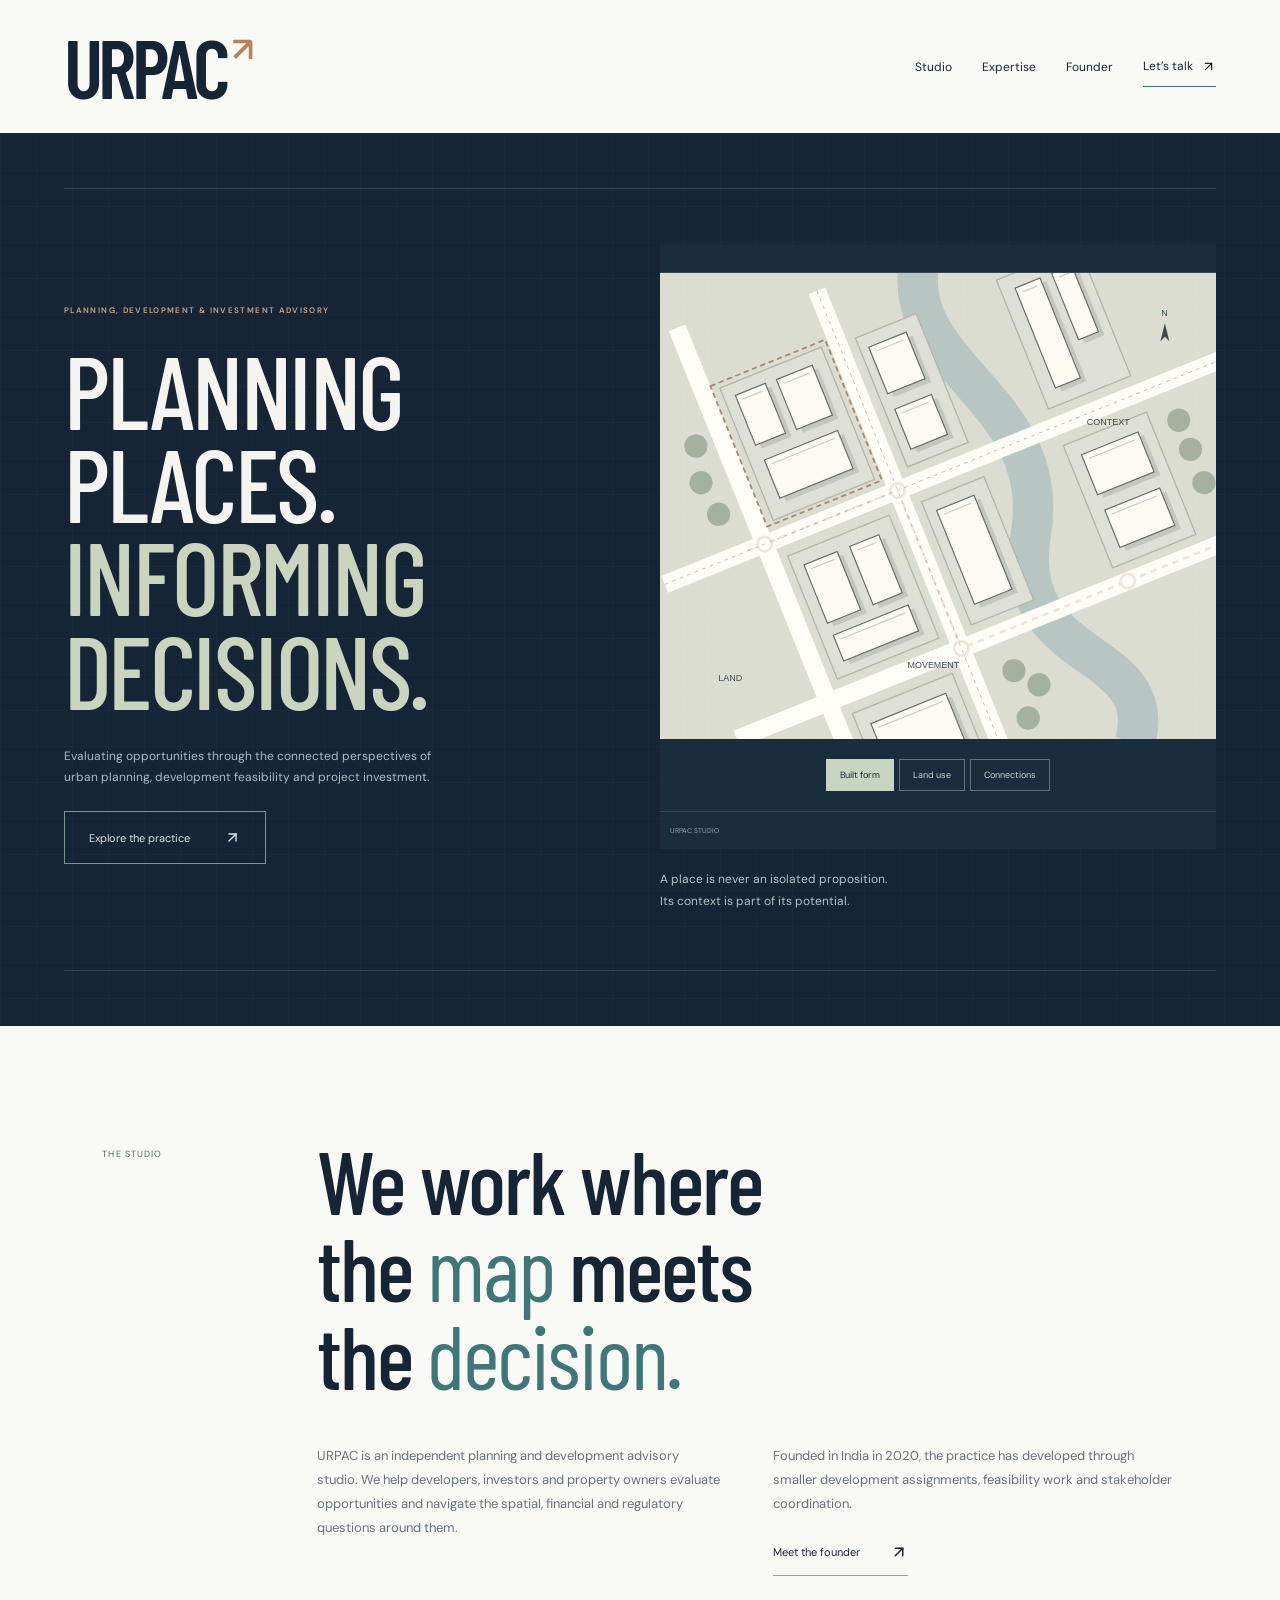
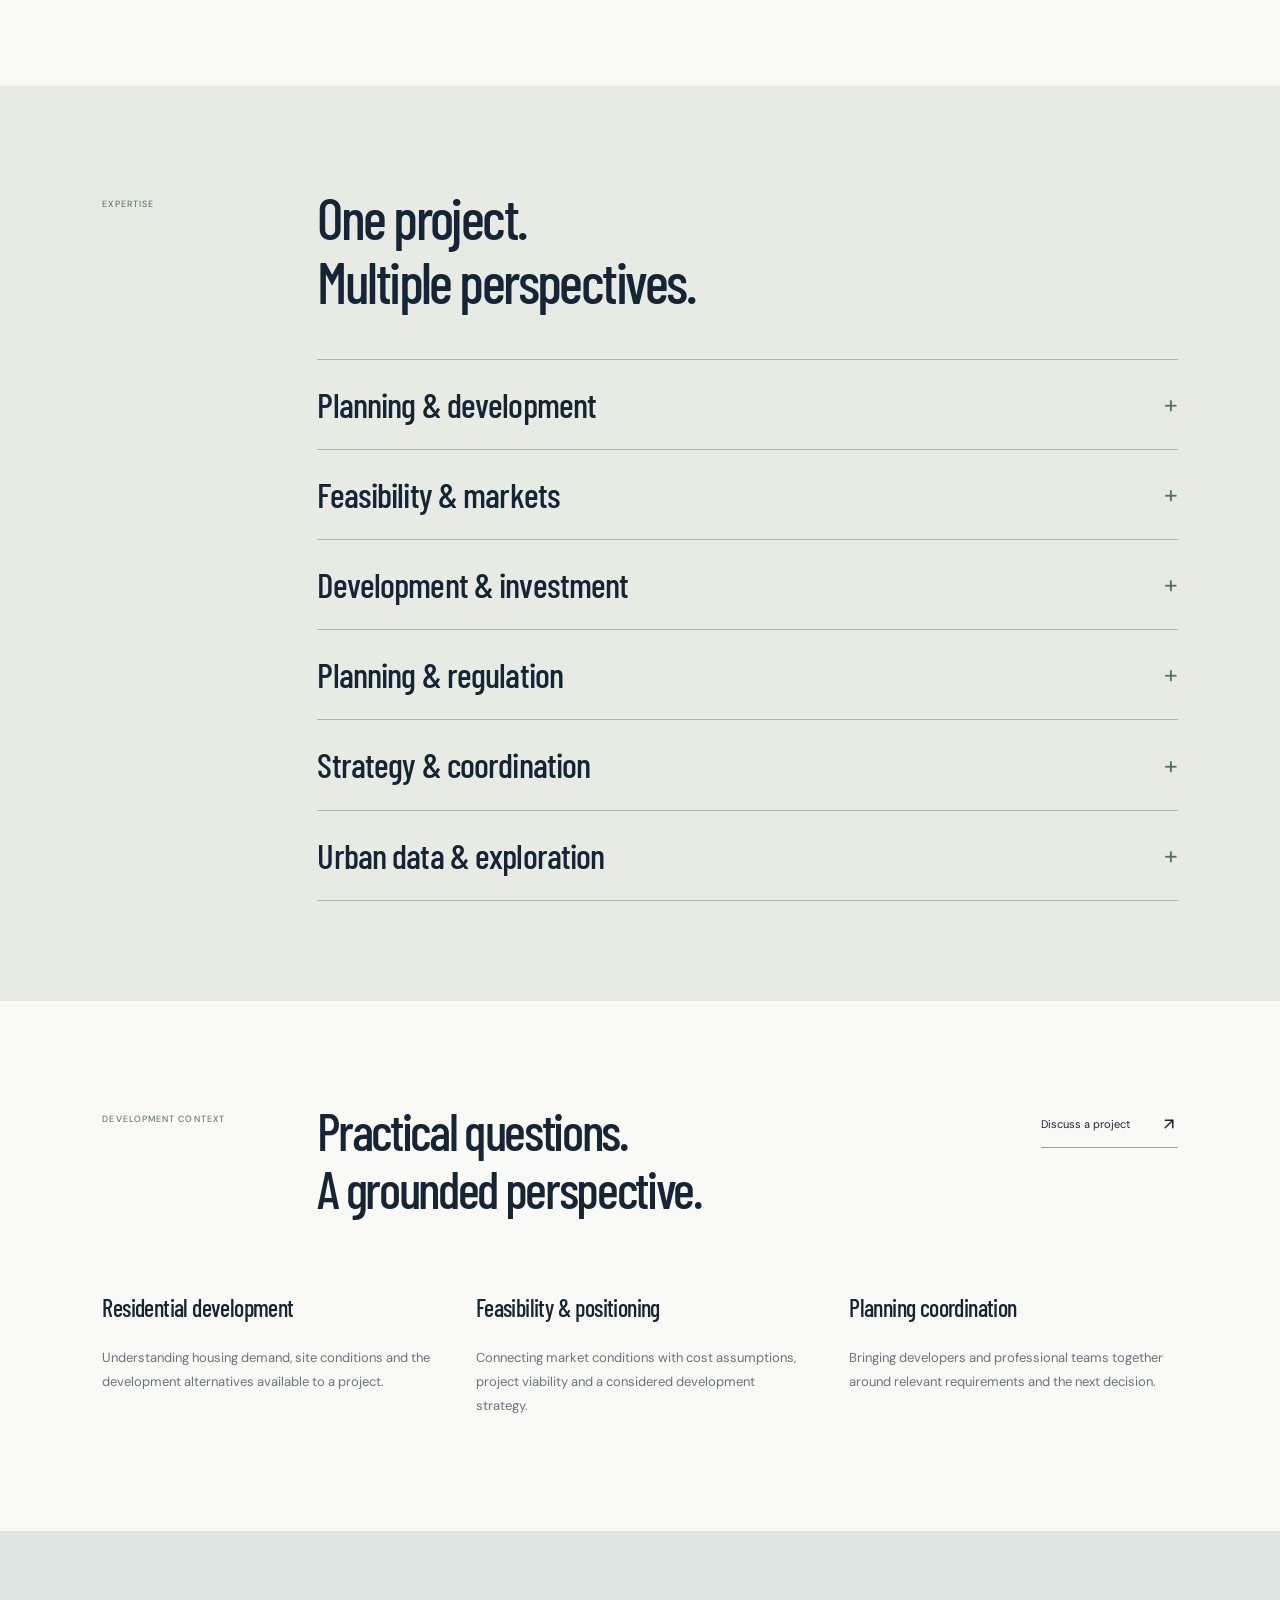
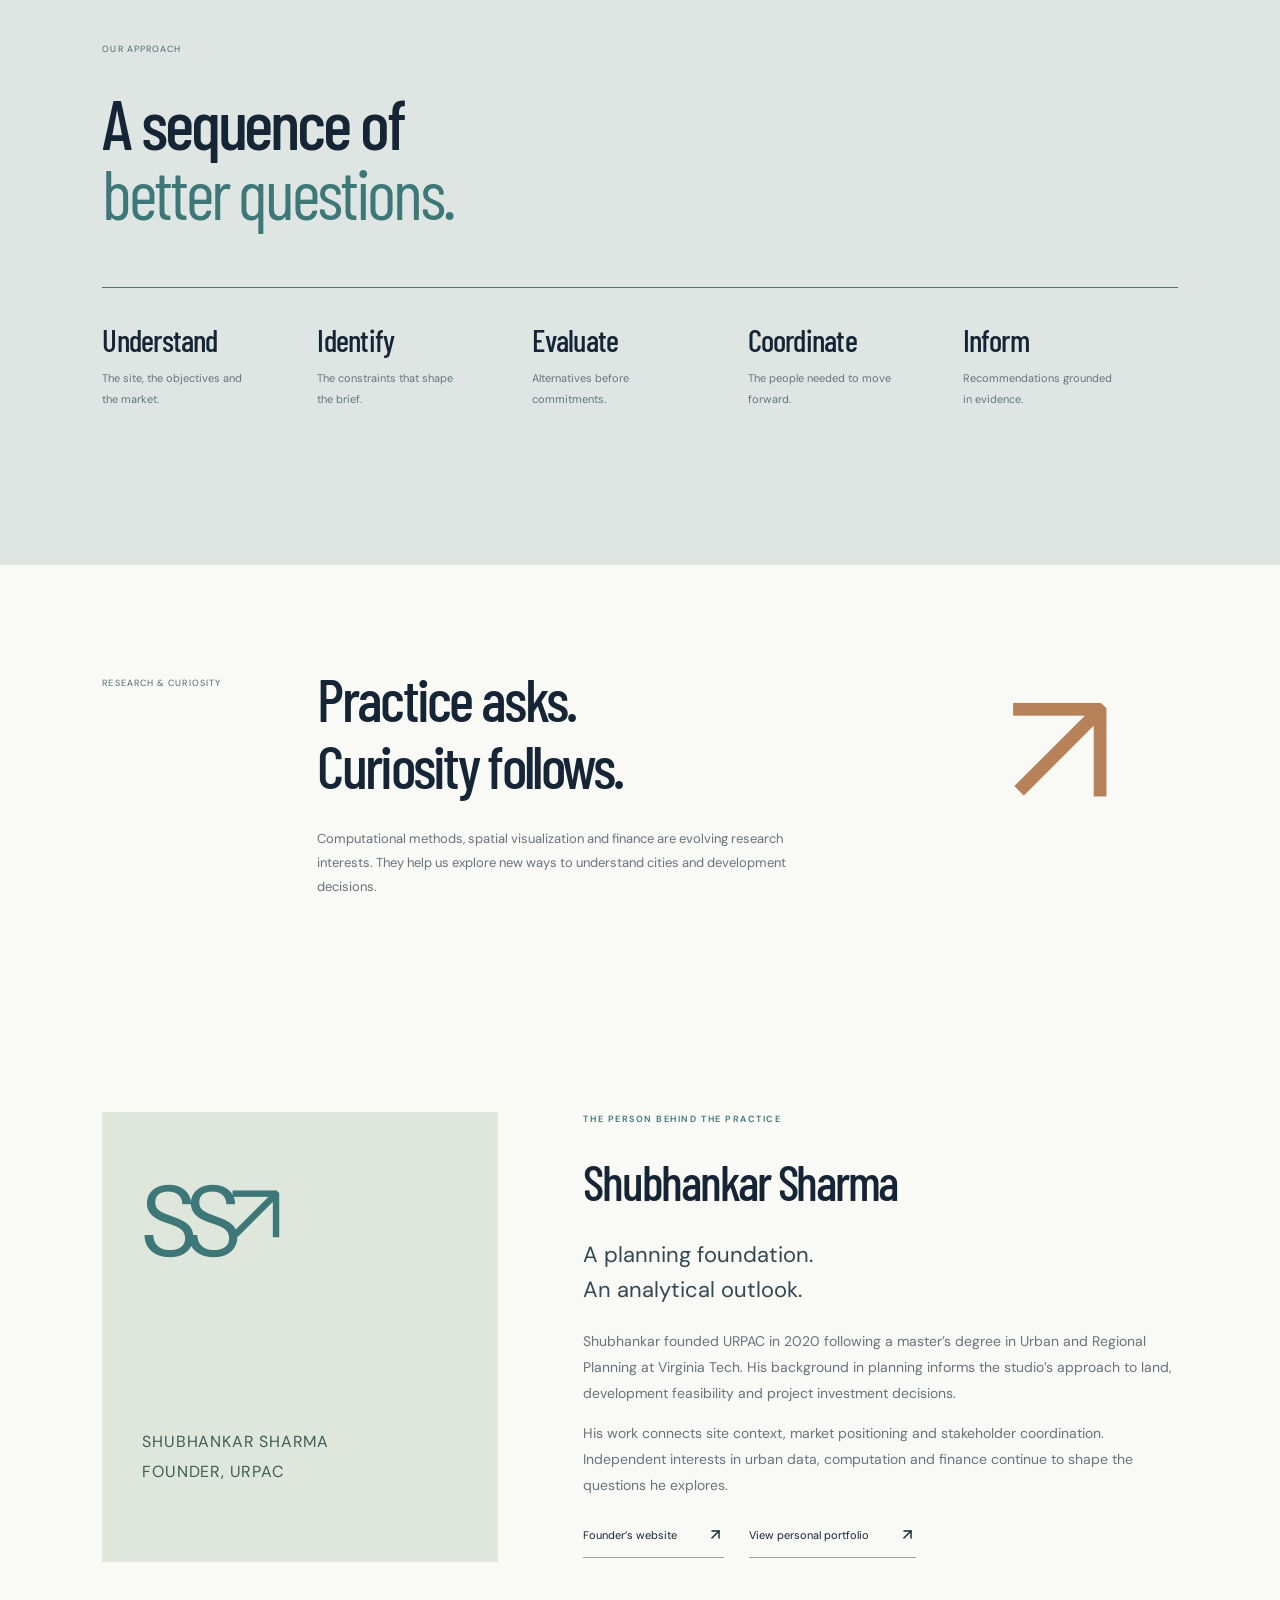
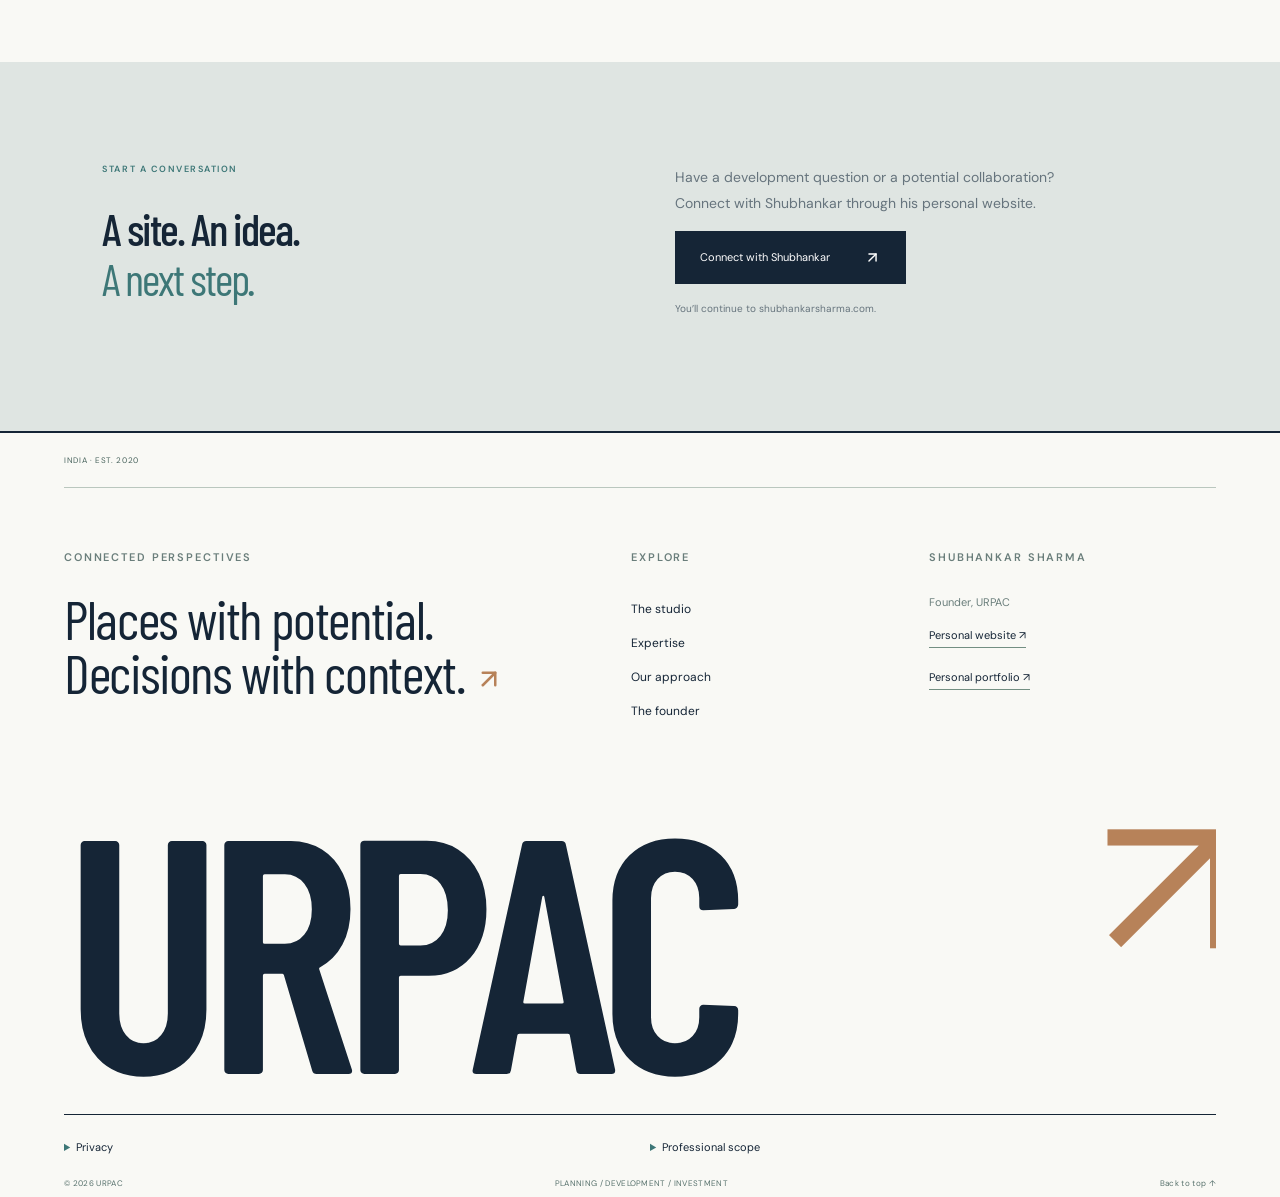
<file: approach/index.html>
<!doctype html>
<html lang="en">
<head>
<!-- Google tag (gtag.js) -->
<script async src="https://www.googletagmanager.com/gtag/js?id=G-GMKGJLY7GL"></script>
<script>
  window.dataLayer = window.dataLayer || [];
  function gtag(){dataLayer.push(arguments);}
  gtag('js', new Date());
  gtag('config', 'G-GMKGJLY7GL', {send_page_view: false});
</script>
<meta charset="UTF-8">
<meta name="viewport" content="width=device-width, initial-scale=1">
<meta name="theme-color" content="#152536">
<title>URPAC — Planning, Development &amp; Investment Advisory</title>
<meta name="description" content="Planning, development feasibility and investment analysis from an independent Indian studio.">
<link rel="icon" type="image/svg+xml" href="/favicon.svg">
<link rel="stylesheet" href="/css/style.css">
<link rel="canonical" href="https://urpac.shubhankarsharma.com/">
<meta property="og:title" content="URPAC — Planning, Development &amp; Investment Advisory">
<meta property="og:description" content="Planning, development feasibility and investment analysis from an independent Indian studio.">
<meta property="og:type" content="website">
<meta property="og:url" content="https://urpac.shubhankarsharma.com/">
<meta property="og:image" content="https://urpac.shubhankarsharma.com/assets/social.svg">
<meta name="robots" content="index,follow">
<meta http-equiv="refresh" content="0; url=/#approach">
<script defer src="/js/main.js"></script>
</head>
<body>
<div id="root"><a class="skip" href="#main">Skip to content</a><header class="studio-header simple-header"><a href="/" class="studio-wordmark">URPAC<span class="masthead-dot">↗</span></a><nav aria-label="Main navigation" class="simple-nav"><a href="/#studio" class="">Studio</a><a href="/#expertise" class="">Expertise</a><a href="/#founder" class="">Founder</a><a href="/#contact" class="">Let’s talk <svg xmlns="http://www.w3.org/2000/svg" width="15" height="15" viewBox="0 0 24 24" fill="none" stroke="currentColor" stroke-width="2" stroke-linecap="round" stroke-linejoin="round" class="lucide lucide-arrow-up-right"><path d="M7 7h10v10"></path><path d="M7 17 17 7"></path></svg></a></nav></header><main id="main"><section class="studio-hero"><div class="sheet-corner"></div><div class="studio-hero-main"><div><p class="eyebrow">PLANNING, DEVELOPMENT &amp; INVESTMENT ADVISORY</p><h1>PLANNING<br/>PLACES.<br/><span>INFORMING<br/>DECISIONS.</span></h1><p>Evaluating opportunities through the connected perspectives of urban planning, development feasibility and project investment.</p><a href="/#expertise" class="action">Explore the practice<svg xmlns="http://www.w3.org/2000/svg" width="17" height="17" viewBox="0 0 24 24" fill="none" stroke="currentColor" stroke-width="2" stroke-linecap="round" stroke-linejoin="round" class="lucide lucide-arrow-up-right"><path d="M7 7h10v10"></path><path d="M7 17 17 7"></path></svg></a></div><div class="studio-drawing"><div class="urban-map map-built-form"><div class="map-top"></div><svg viewBox="0 0 620 520" role="img" aria-label="Illustrative urban diagram showing built form, not a real location"><defs><pattern id="grid-blocksi" width="26" height="26" patternUnits="userSpaceOnUse"><path d="M26 0H0V26" fill="none" stroke="#d8ddd7" stroke-width=".5"></path></pattern></defs><rect width="620" height="520" fill="url(#grid-blocksi)"></rect><g transform="translate(50 20) rotate(-22 280 250)"><path d="M350 -30C280 70 430 170 350 300S440 470 370 560" stroke="#a9c5c5" stroke-width="45" fill="none"></path><path d="M-50 200H620M230 -40V580M-40 390H650M70 -60V600" stroke="#faf9f5" stroke-width="20"></path><path d="M-50 200H620M230 -40V580" stroke="#b5bcb5" stroke-width="1" stroke-dasharray="4 5"></path><g class="map-parcels" stroke="#a9b3a6" stroke-width="1.5" fill="#d7ddd0"><rect x="89" y="20" width="122" height="159"></rect><rect x="89" y="222" width="122" height="148"></rect><rect x="250" y="222" width="75" height="148"></rect><rect x="90" y="412" width="120" height="115"></rect><rect x="420" y="223" width="100" height="147"></rect><rect x="250" y="25" width="73" height="155"></rect><rect x="420" y="24" width="99" height="155"></rect></g><g class="map-buildings" fill="#f7f5ed" stroke="#596e69" stroke-width="1.3"><g><rect x="107" y="40" width="36" height="60" fill="#bac4ba" stroke="none"></rect><rect x="102" y="34" width="36" height="60"></rect><path d="M108 41h24" stroke="#c2c9bc"></path></g><g><rect x="156" y="41" width="43" height="60" fill="#bac4ba" stroke="none"></rect><rect x="151" y="35" width="43" height="60"></rect><path d="M157 42h31" stroke="#c2c9bc"></path></g><g><rect x="110" y="119" width="88" height="46" fill="#bac4ba" stroke="none"></rect><rect x="105" y="113" width="88" height="46"></rect><path d="M111 120h76" stroke="#c2c9bc"></path></g><g><rect x="107" y="244" width="40" height="70" fill="#bac4ba" stroke="none"></rect><rect x="102" y="238" width="40" height="70"></rect><path d="M108 245h28" stroke="#c2c9bc"></path></g><g><rect x="162" y="244" width="35" height="70" fill="#bac4ba" stroke="none"></rect><rect x="157" y="238" width="35" height="70"></rect><path d="M163 245h23" stroke="#c2c9bc"></path></g><g><rect x="108" y="329" width="90" height="31" fill="#bac4ba" stroke="none"></rect><rect x="103" y="323" width="90" height="31"></rect><path d="M109 330h78" stroke="#c2c9bc"></path></g><g><rect x="267" y="243" width="45" height="113" fill="#bac4ba" stroke="none"></rect><rect x="262" y="237" width="45" height="113"></rect><path d="M268 244h33" stroke="#c2c9bc"></path></g><g><rect x="110" y="436" width="90" height="70" fill="#bac4ba" stroke="none"></rect><rect x="105" y="430" width="90" height="70"></rect><path d="M111 437h78" stroke="#c2c9bc"></path></g><g><rect x="441" y="46" width="30" height="120" fill="#bac4ba" stroke="none"></rect><rect x="436" y="40" width="30" height="120"></rect><path d="M442 47h18" stroke="#c2c9bc"></path></g><g><rect x="485" y="46" width="24" height="80" fill="#bac4ba" stroke="none"></rect><rect x="480" y="40" width="24" height="80"></rect><path d="M486 47h12" stroke="#c2c9bc"></path></g><g><rect x="440" y="246" width="68" height="48" fill="#bac4ba" stroke="none"></rect><rect x="435" y="240" width="68" height="48"></rect><path d="M441 247h56" stroke="#c2c9bc"></path></g><g><rect x="441" y="313" width="66" height="45" fill="#bac4ba" stroke="none"></rect><rect x="436" y="307" width="66" height="45"></rect><path d="M442 314h54" stroke="#c2c9bc"></path></g><g><rect x="265" y="46" width="45" height="56" fill="#bac4ba" stroke="none"></rect><rect x="260" y="40" width="45" height="56"></rect><path d="M266 47h33" stroke="#c2c9bc"></path></g><g><rect x="266" y="121" width="44" height="48" fill="#bac4ba" stroke="none"></rect><rect x="261" y="115" width="44" height="48"></rect><path d="M267 122h32" stroke="#c2c9bc"></path></g></g><g fill="#7b9b7b"><circle cx="40" cy="70" r="13" opacity=".65"></circle><circle cx="30" cy="110" r="13" opacity=".65"></circle><circle cx="35" cy="150" r="13" opacity=".65"></circle><circle cx="550" cy="245" r="13" opacity=".65"></circle><circle cx="550" cy="280" r="13" opacity=".65"></circle><circle cx="550" cy="320" r="13" opacity=".65"></circle><circle cx="275" cy="435" r="13" opacity=".65"></circle><circle cx="295" cy="460" r="13" opacity=".65"></circle><circle cx="270" cy="490" r="13" opacity=".65"></circle></g><g class="connection-lines" stroke="#b78259" stroke-width="3" fill="#faf8f2"><path d="M50 200H230V390H540" fill="none" stroke-dasharray="7 6"></path><circle cx="70" cy="200" r="8"></circle><circle cx="230" cy="200" r="8"></circle><circle cx="230" cy="390" r="8"></circle><circle cx="430" cy="390" r="8"></circle></g><rect x="80" y="14" width="138" height="169" fill="none" stroke="#b78259" stroke-width="2" stroke-dasharray="6 4"></rect></g><g fill="#344d4e" font-family="Arial" font-size="10"><text x="65" y="455">LAND</text><text x="276" y="440">MOVEMENT</text><text x="476" y="170">CONTEXT</text><text x="559" y="48">N</text><path d="M563 56l-5 20 5-5 5 5z"></path></g></svg><div class="map-controls" aria-label="Diagram layers"><button aria-pressed="true">Built form</button><button aria-pressed="false">Land use</button><button aria-pressed="false">Connections</button></div><div class="map-bottom"><span>URPAC STUDIO</span></div></div><p> A place is never an isolated proposition.<br/>Its context is part of its potential.</p></div></div><div class="sheet-bottom"></div></section><section id="studio" class="studio-intro section"><div class="section-ref">THE STUDIO</div><div><h2>We work where<br/>the <em>map</em> meets<br/>the <em>decision.</em></h2><div class="intro-columns"><p>URPAC is an independent planning and development advisory studio. We help developers, investors and property owners evaluate opportunities and navigate the spatial, financial and regulatory questions around them.</p><div><p>Founded in India in 2020, the practice has developed through smaller development assignments, feasibility work and stakeholder coordination.</p><a href="/#founder" class="text-link">Meet the founder<svg xmlns="http://www.w3.org/2000/svg" width="18" height="18" viewBox="0 0 24 24" fill="none" stroke="currentColor" stroke-width="2" stroke-linecap="round" stroke-linejoin="round" class="lucide lucide-arrow-up-right"><path d="M7 7h10v10"></path><path d="M7 17 17 7"></path></svg></a></div></div></div></section><section id="expertise" class="section studio-expertise"><div class="section-ref">EXPERTISE</div><div class="expertise-index"><h2>One project.<br/>Multiple perspectives.</h2><details><summary><h3>Planning &amp; development</h3><span class="expand-sign">+</span></summary><div class="expertise-expanded"><p>Understand the possibilities of a site and connect them with a considered development strategy.</p><div><ul><li>Site and land-use evaluation</li><li>Development alternatives and spatial priorities</li><li>Project coordination and development guidance</li></ul><p class="small">Engagement scope is shaped by the site, objectives and applicable local framework.</p></div></div></details><details><summary><h3>Feasibility &amp; markets</h3><span class="expand-sign">+</span></summary><div class="expertise-expanded"><p>Test development ideas against market demand, site conditions and project viability.</p><div><ul><li>Residential demand and market positioning</li><li>Development alternatives and feasibility studies</li><li>Project viability and cost considerations</li></ul><p class="small">Assumptions and information gaps are made explicit; a feasibility study is not a guarantee of project performance.</p></div></div></details><details><summary><h3>Development &amp; investment</h3><span class="expand-sign">+</span></summary><div class="expertise-expanded"><p>Bring project cash flows, costs and capital requirements into the same decision framework.</p><div><ul><li>Project-level cash-flow analysis</li><li>Investment feasibility and return scenarios</li><li>Cost sensitivities and capital-allocation alternatives</li></ul><p class="small">Project-level analytical work, not securities advice, brokerage or a claim of regulated investment-adviser status.</p></div></div></details><details><summary><h3>Planning &amp; regulation</h3><span class="expand-sign">+</span></summary><div class="expertise-expanded"><p>Identify relevant requirements and coordinate the information needed for a structured approvals process.</p><div><ul><li>Zoning and land-use interpretation</li><li>Development permission and compliance assessment</li><li>Coordination with relevant planning authorities</li></ul><p class="small">Requirements depend on jurisdiction and current rules. Permit decisions remain with the relevant authorities; approvals are not guaranteed.</p></div></div></details><details><summary><h3>Strategy &amp; coordination</h3><span class="expand-sign">+</span></summary><div class="expertise-expanded"><p>Align developers, property owners and professional teams around a workable project direction.</p><div><ul><li>Project objectives and development priorities</li><li>Coordination with architects, consultants and owners</li><li>Alignment of market, financial and regulatory considerations</li></ul><p class="small">The studio works alongside appropriately qualified professionals according to each engagement.</p></div></div></details><details><summary><h3>Urban data &amp; exploration</h3><span class="expand-sign">+</span></summary><div class="expertise-expanded"><p>Explore spatial analysis, visualization and computation as tools for asking better planning questions.</p><div><ul><li>Exploratory spatial analysis and visualization</li><li>Development scenarios and planning-tool prototypes</li><li>Independent computational research</li></ul><p class="small">An evolving exploratory research direction, not a record of completed commercial computational engagements.</p></div></div></details></div></section><section id="work" class="section studio-work"><div class="work-title"><div class="section-ref">DEVELOPMENT CONTEXT</div><h2>Practical questions.<br/>A grounded perspective.</h2><a href="/#contact" class="text-link">Discuss a project<svg xmlns="http://www.w3.org/2000/svg" width="18" height="18" viewBox="0 0 24 24" fill="none" stroke="currentColor" stroke-width="2" stroke-linecap="round" stroke-linejoin="round" class="lucide lucide-arrow-up-right"><path d="M7 7h10v10"></path><path d="M7 17 17 7"></path></svg></a></div><div class="three-col"><div><h3>Residential development</h3><p>Understanding housing demand, site conditions and the development alternatives available to a project.</p></div><div><h3>Feasibility &amp; positioning</h3><p>Connecting market conditions with cost assumptions, project viability and a considered development strategy.</p></div><div><h3>Planning coordination</h3><p>Bringing developers and professional teams together around relevant requirements and the next decision.</p></div></div></section><section id="approach" class="studio-process section"><div class="section-ref">OUR APPROACH</div><h2>A sequence of<br/><em>better questions.</em></h2><div class="process-line"><div><h3>Understand</h3><p>The site, the objectives and the market.</p></div><div><h3>Identify</h3><p>The constraints that shape the brief.</p></div><div><h3>Evaluate</h3><p>Alternatives before commitments.</p></div><div><h3>Coordinate</h3><p>The people needed to move forward.</p></div><div><h3>Inform</h3><p>Recommendations grounded in evidence.</p></div></div></section><section id="research" class="studio-fieldnote section"><p class="section-ref">RESEARCH &amp; CURIOSITY</p><div><h2>Practice asks.<br/>Curiosity follows.</h2><p>Computational methods, spatial visualization and finance are evolving research interests. They help us explore new ways to understand cities and development decisions.</p></div><span class="fieldnote-mark" aria-hidden="true">↗</span></section><section id="founder" class="section founder"><div class="founder-panel"><div class="founder-mark">SS<span>↗</span></div><p>SHUBHANKAR SHARMA<br/>FOUNDER, URPAC</p></div><div><p class="eyebrow">THE PERSON BEHIND THE PRACTICE</p><h2>Shubhankar Sharma</h2><p class="lead">A planning foundation.<br/>An analytical outlook.</p><p>Shubhankar founded URPAC in 2020 following a master’s degree in Urban and Regional Planning at Virginia Tech. His background in planning informs the studio’s approach to land, development feasibility and project investment decisions.</p><p>His work connects site context, market positioning and stakeholder coordination. Independent interests in urban data, computation and finance continue to shape the questions he explores.</p><div class="founder-links"><a class="text-link" href="https://shubhankarsharma.com/" target="_blank" rel="noopener noreferrer">Founder’s website <svg xmlns="http://www.w3.org/2000/svg" width="17" height="17" viewBox="0 0 24 24" fill="none" stroke="currentColor" stroke-width="2" stroke-linecap="round" stroke-linejoin="round" class="lucide lucide-arrow-up-right"><path d="M7 7h10v10"></path><path d="M7 17 17 7"></path></svg></a><a class="text-link" href="https://shubhankarsharma.com/portfolio/" target="_blank" rel="noopener noreferrer">View personal portfolio <svg xmlns="http://www.w3.org/2000/svg" width="17" height="17" viewBox="0 0 24 24" fill="none" stroke="currentColor" stroke-width="2" stroke-linecap="round" stroke-linejoin="round" class="lucide lucide-arrow-up-right"><path d="M7 7h10v10"></path><path d="M7 17 17 7"></path></svg></a></div></div></section><section id="contact" class="section contact-simple"><div><p class="eyebrow">START A CONVERSATION</p><h2>A site. An idea.<br/><em>A next step.</em></h2></div><div><p>Have a development question or a potential collaboration? Connect with Shubhankar through his personal website.</p><a class="action" href="https://shubhankarsharma.com/" target="_blank" rel="noopener noreferrer">Connect with Shubhankar <svg xmlns="http://www.w3.org/2000/svg" width="17" height="17" viewBox="0 0 24 24" fill="none" stroke="currentColor" stroke-width="2" stroke-linecap="round" stroke-linejoin="round" class="lucide lucide-arrow-up-right"><path d="M7 7h10v10"></path><path d="M7 17 17 7"></path></svg></a><p class="contact-caption">You’ll continue to shubhankarsharma.com.</p></div></section></main><footer class="studio-footer"><div class="footer-sheet-head"><span>INDIA · EST. 2020</span></div><div class="studio-footer-grid"><div><p class="eyebrow">CONNECTED PERSPECTIVES</p><a href="/#contact" class="footer-question">Places with potential.<br/>Decisions with context. <svg xmlns="http://www.w3.org/2000/svg" width="30" height="30" viewBox="0 0 24 24" fill="none" stroke="currentColor" stroke-width="2" stroke-linecap="round" stroke-linejoin="round" class="lucide lucide-arrow-up-right"><path d="M7 7h10v10"></path><path d="M7 17 17 7"></path></svg></a></div><div class="studio-footer-index"><p class="eyebrow">EXPLORE</p><a href="/#studio" class="">The studio</a><a href="/#expertise" class="">Expertise</a><a href="/#approach" class="">Our approach</a><a href="/#founder" class="">The founder</a></div><div class="studio-footer-note"><p class="eyebrow">SHUBHANKAR SHARMA</p><p>Founder, URPAC</p><a href="https://shubhankarsharma.com/">Personal website ↗</a><br/><br/><a href="https://shubhankarsharma.com/portfolio/">Personal portfolio ↗</a></div></div><a href="/" class="footer-masthead">URPAC<span>↗</span></a><div class="footer-notices"><details id="privacy"><summary>Privacy</summary><p>This website uses Google Analytics to understand visits and website usage. Google Analytics may use cookies and collect page views, interactions, and device and browser information. This website has no enquiry form. External links take you to websites with their own privacy practices. Google Fonts receives technical request information when fonts load; the hosting provider may retain access logs. Learn more in <a href="https://policies.google.com/privacy" target="_blank" rel="noopener noreferrer">Google’s Privacy Policy</a>.</p></details><details id="scope"><summary>Professional scope</summary><p>URPAC provides project-level planning and development analysis. Financial scenarios are not guaranteed returns or securities advice. Regulatory decisions remain with the relevant authorities. The urban diagram is schematic; the linked portfolio is Shubhankar Sharma’s personal work.</p></details></div><div class="studio-footer-bottom"><span data-copyright>© 2026 URPAC</span><span>PLANNING / DEVELOPMENT / INVESTMENT</span><a href="#main">Back to top ↑</a></div></footer></div>
</body>
</html>
</file>
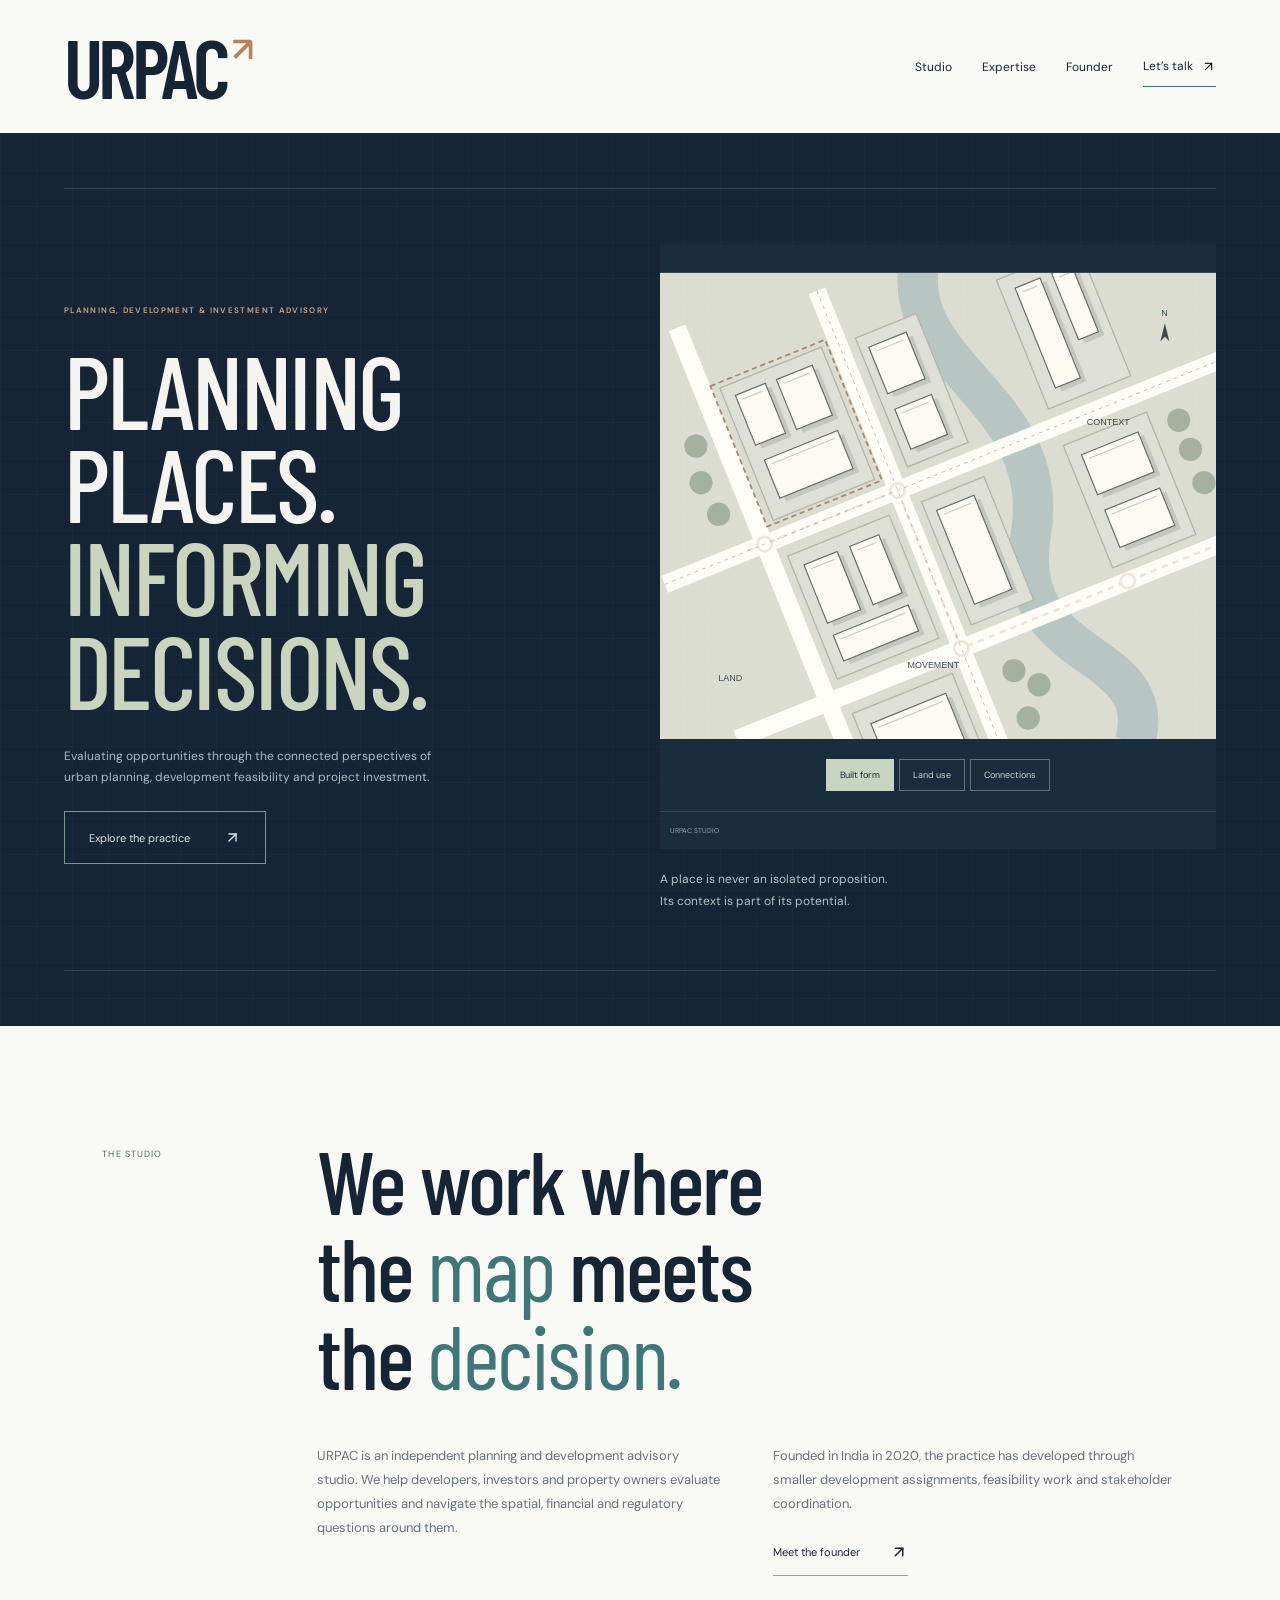
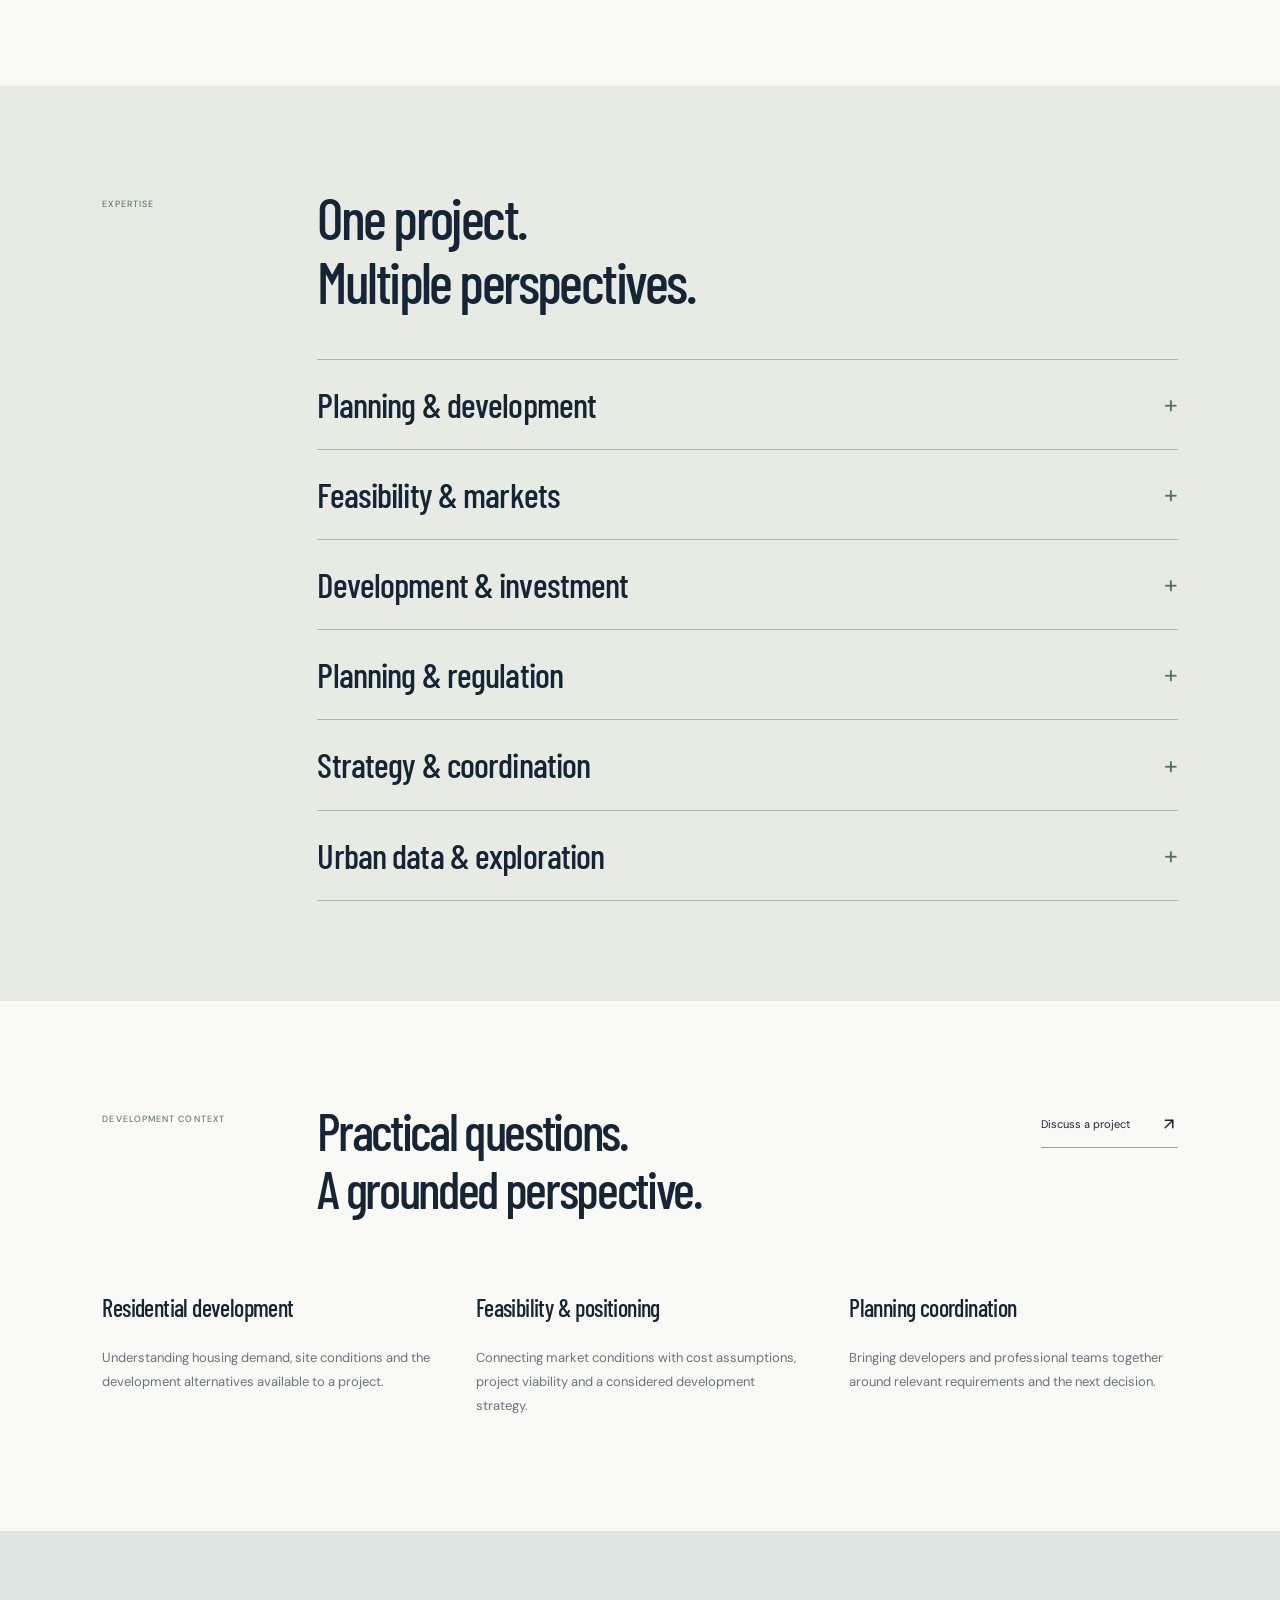
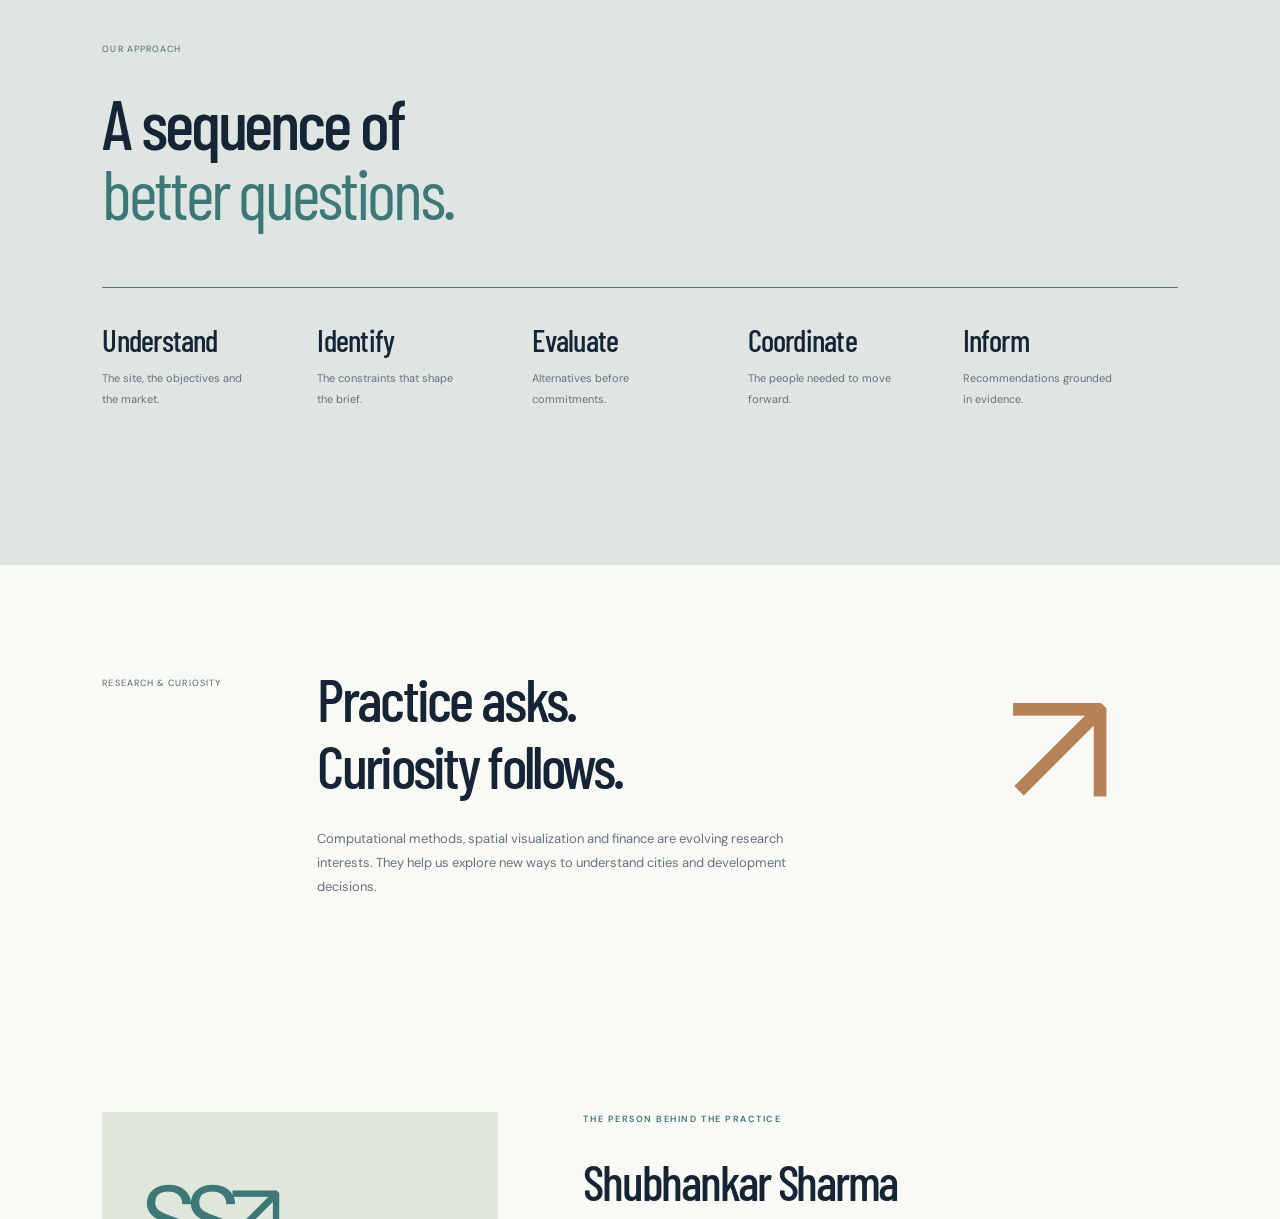
<file: contact/index.html>
<!doctype html>
<html lang="en">
<head>
<!-- Google tag (gtag.js) -->
<script async src="https://www.googletagmanager.com/gtag/js?id=G-GMKGJLY7GL"></script>
<script>
  window.dataLayer = window.dataLayer || [];
  function gtag(){dataLayer.push(arguments);}
  gtag('js', new Date());
  gtag('config', 'G-GMKGJLY7GL', {send_page_view: false});
</script>
<meta charset="UTF-8">
<meta name="viewport" content="width=device-width, initial-scale=1">
<meta name="theme-color" content="#152536">
<title>URPAC — Planning, Development &amp; Investment Advisory</title>
<meta name="description" content="Planning, development feasibility and investment analysis from an independent Indian studio.">
<link rel="icon" type="image/svg+xml" href="/favicon.svg">
<link rel="stylesheet" href="/css/style.css">
<link rel="canonical" href="https://urpac.shubhankarsharma.com/">
<meta property="og:title" content="URPAC — Planning, Development &amp; Investment Advisory">
<meta property="og:description" content="Planning, development feasibility and investment analysis from an independent Indian studio.">
<meta property="og:type" content="website">
<meta property="og:url" content="https://urpac.shubhankarsharma.com/">
<meta property="og:image" content="https://urpac.shubhankarsharma.com/assets/social.svg">
<meta name="robots" content="index,follow">
<meta http-equiv="refresh" content="0; url=/#contact">
<script defer src="/js/main.js"></script>
</head>
<body>
<div id="root"><a class="skip" href="#main">Skip to content</a><header class="studio-header simple-header"><a href="/" class="studio-wordmark">URPAC<span class="masthead-dot">↗</span></a><nav aria-label="Main navigation" class="simple-nav"><a href="/#studio" class="">Studio</a><a href="/#expertise" class="">Expertise</a><a href="/#founder" class="">Founder</a><a href="/#contact" class="">Let’s talk <svg xmlns="http://www.w3.org/2000/svg" width="15" height="15" viewBox="0 0 24 24" fill="none" stroke="currentColor" stroke-width="2" stroke-linecap="round" stroke-linejoin="round" class="lucide lucide-arrow-up-right"><path d="M7 7h10v10"></path><path d="M7 17 17 7"></path></svg></a></nav></header><main id="main"><section class="studio-hero"><div class="sheet-corner"></div><div class="studio-hero-main"><div><p class="eyebrow">PLANNING, DEVELOPMENT &amp; INVESTMENT ADVISORY</p><h1>PLANNING<br/>PLACES.<br/><span>INFORMING<br/>DECISIONS.</span></h1><p>Evaluating opportunities through the connected perspectives of urban planning, development feasibility and project investment.</p><a href="/#expertise" class="action">Explore the practice<svg xmlns="http://www.w3.org/2000/svg" width="17" height="17" viewBox="0 0 24 24" fill="none" stroke="currentColor" stroke-width="2" stroke-linecap="round" stroke-linejoin="round" class="lucide lucide-arrow-up-right"><path d="M7 7h10v10"></path><path d="M7 17 17 7"></path></svg></a></div><div class="studio-drawing"><div class="urban-map map-built-form"><div class="map-top"></div><svg viewBox="0 0 620 520" role="img" aria-label="Illustrative urban diagram showing built form, not a real location"><defs><pattern id="grid-blocksi" width="26" height="26" patternUnits="userSpaceOnUse"><path d="M26 0H0V26" fill="none" stroke="#d8ddd7" stroke-width=".5"></path></pattern></defs><rect width="620" height="520" fill="url(#grid-blocksi)"></rect><g transform="translate(50 20) rotate(-22 280 250)"><path d="M350 -30C280 70 430 170 350 300S440 470 370 560" stroke="#a9c5c5" stroke-width="45" fill="none"></path><path d="M-50 200H620M230 -40V580M-40 390H650M70 -60V600" stroke="#faf9f5" stroke-width="20"></path><path d="M-50 200H620M230 -40V580" stroke="#b5bcb5" stroke-width="1" stroke-dasharray="4 5"></path><g class="map-parcels" stroke="#a9b3a6" stroke-width="1.5" fill="#d7ddd0"><rect x="89" y="20" width="122" height="159"></rect><rect x="89" y="222" width="122" height="148"></rect><rect x="250" y="222" width="75" height="148"></rect><rect x="90" y="412" width="120" height="115"></rect><rect x="420" y="223" width="100" height="147"></rect><rect x="250" y="25" width="73" height="155"></rect><rect x="420" y="24" width="99" height="155"></rect></g><g class="map-buildings" fill="#f7f5ed" stroke="#596e69" stroke-width="1.3"><g><rect x="107" y="40" width="36" height="60" fill="#bac4ba" stroke="none"></rect><rect x="102" y="34" width="36" height="60"></rect><path d="M108 41h24" stroke="#c2c9bc"></path></g><g><rect x="156" y="41" width="43" height="60" fill="#bac4ba" stroke="none"></rect><rect x="151" y="35" width="43" height="60"></rect><path d="M157 42h31" stroke="#c2c9bc"></path></g><g><rect x="110" y="119" width="88" height="46" fill="#bac4ba" stroke="none"></rect><rect x="105" y="113" width="88" height="46"></rect><path d="M111 120h76" stroke="#c2c9bc"></path></g><g><rect x="107" y="244" width="40" height="70" fill="#bac4ba" stroke="none"></rect><rect x="102" y="238" width="40" height="70"></rect><path d="M108 245h28" stroke="#c2c9bc"></path></g><g><rect x="162" y="244" width="35" height="70" fill="#bac4ba" stroke="none"></rect><rect x="157" y="238" width="35" height="70"></rect><path d="M163 245h23" stroke="#c2c9bc"></path></g><g><rect x="108" y="329" width="90" height="31" fill="#bac4ba" stroke="none"></rect><rect x="103" y="323" width="90" height="31"></rect><path d="M109 330h78" stroke="#c2c9bc"></path></g><g><rect x="267" y="243" width="45" height="113" fill="#bac4ba" stroke="none"></rect><rect x="262" y="237" width="45" height="113"></rect><path d="M268 244h33" stroke="#c2c9bc"></path></g><g><rect x="110" y="436" width="90" height="70" fill="#bac4ba" stroke="none"></rect><rect x="105" y="430" width="90" height="70"></rect><path d="M111 437h78" stroke="#c2c9bc"></path></g><g><rect x="441" y="46" width="30" height="120" fill="#bac4ba" stroke="none"></rect><rect x="436" y="40" width="30" height="120"></rect><path d="M442 47h18" stroke="#c2c9bc"></path></g><g><rect x="485" y="46" width="24" height="80" fill="#bac4ba" stroke="none"></rect><rect x="480" y="40" width="24" height="80"></rect><path d="M486 47h12" stroke="#c2c9bc"></path></g><g><rect x="440" y="246" width="68" height="48" fill="#bac4ba" stroke="none"></rect><rect x="435" y="240" width="68" height="48"></rect><path d="M441 247h56" stroke="#c2c9bc"></path></g><g><rect x="441" y="313" width="66" height="45" fill="#bac4ba" stroke="none"></rect><rect x="436" y="307" width="66" height="45"></rect><path d="M442 314h54" stroke="#c2c9bc"></path></g><g><rect x="265" y="46" width="45" height="56" fill="#bac4ba" stroke="none"></rect><rect x="260" y="40" width="45" height="56"></rect><path d="M266 47h33" stroke="#c2c9bc"></path></g><g><rect x="266" y="121" width="44" height="48" fill="#bac4ba" stroke="none"></rect><rect x="261" y="115" width="44" height="48"></rect><path d="M267 122h32" stroke="#c2c9bc"></path></g></g><g fill="#7b9b7b"><circle cx="40" cy="70" r="13" opacity=".65"></circle><circle cx="30" cy="110" r="13" opacity=".65"></circle><circle cx="35" cy="150" r="13" opacity=".65"></circle><circle cx="550" cy="245" r="13" opacity=".65"></circle><circle cx="550" cy="280" r="13" opacity=".65"></circle><circle cx="550" cy="320" r="13" opacity=".65"></circle><circle cx="275" cy="435" r="13" opacity=".65"></circle><circle cx="295" cy="460" r="13" opacity=".65"></circle><circle cx="270" cy="490" r="13" opacity=".65"></circle></g><g class="connection-lines" stroke="#b78259" stroke-width="3" fill="#faf8f2"><path d="M50 200H230V390H540" fill="none" stroke-dasharray="7 6"></path><circle cx="70" cy="200" r="8"></circle><circle cx="230" cy="200" r="8"></circle><circle cx="230" cy="390" r="8"></circle><circle cx="430" cy="390" r="8"></circle></g><rect x="80" y="14" width="138" height="169" fill="none" stroke="#b78259" stroke-width="2" stroke-dasharray="6 4"></rect></g><g fill="#344d4e" font-family="Arial" font-size="10"><text x="65" y="455">LAND</text><text x="276" y="440">MOVEMENT</text><text x="476" y="170">CONTEXT</text><text x="559" y="48">N</text><path d="M563 56l-5 20 5-5 5 5z"></path></g></svg><div class="map-controls" aria-label="Diagram layers"><button aria-pressed="true">Built form</button><button aria-pressed="false">Land use</button><button aria-pressed="false">Connections</button></div><div class="map-bottom"><span>URPAC STUDIO</span></div></div><p> A place is never an isolated proposition.<br/>Its context is part of its potential.</p></div></div><div class="sheet-bottom"></div></section><section id="studio" class="studio-intro section"><div class="section-ref">THE STUDIO</div><div><h2>We work where<br/>the <em>map</em> meets<br/>the <em>decision.</em></h2><div class="intro-columns"><p>URPAC is an independent planning and development advisory studio. We help developers, investors and property owners evaluate opportunities and navigate the spatial, financial and regulatory questions around them.</p><div><p>Founded in India in 2020, the practice has developed through smaller development assignments, feasibility work and stakeholder coordination.</p><a href="/#founder" class="text-link">Meet the founder<svg xmlns="http://www.w3.org/2000/svg" width="18" height="18" viewBox="0 0 24 24" fill="none" stroke="currentColor" stroke-width="2" stroke-linecap="round" stroke-linejoin="round" class="lucide lucide-arrow-up-right"><path d="M7 7h10v10"></path><path d="M7 17 17 7"></path></svg></a></div></div></div></section><section id="expertise" class="section studio-expertise"><div class="section-ref">EXPERTISE</div><div class="expertise-index"><h2>One project.<br/>Multiple perspectives.</h2><details><summary><h3>Planning &amp; development</h3><span class="expand-sign">+</span></summary><div class="expertise-expanded"><p>Understand the possibilities of a site and connect them with a considered development strategy.</p><div><ul><li>Site and land-use evaluation</li><li>Development alternatives and spatial priorities</li><li>Project coordination and development guidance</li></ul><p class="small">Engagement scope is shaped by the site, objectives and applicable local framework.</p></div></div></details><details><summary><h3>Feasibility &amp; markets</h3><span class="expand-sign">+</span></summary><div class="expertise-expanded"><p>Test development ideas against market demand, site conditions and project viability.</p><div><ul><li>Residential demand and market positioning</li><li>Development alternatives and feasibility studies</li><li>Project viability and cost considerations</li></ul><p class="small">Assumptions and information gaps are made explicit; a feasibility study is not a guarantee of project performance.</p></div></div></details><details><summary><h3>Development &amp; investment</h3><span class="expand-sign">+</span></summary><div class="expertise-expanded"><p>Bring project cash flows, costs and capital requirements into the same decision framework.</p><div><ul><li>Project-level cash-flow analysis</li><li>Investment feasibility and return scenarios</li><li>Cost sensitivities and capital-allocation alternatives</li></ul><p class="small">Project-level analytical work, not securities advice, brokerage or a claim of regulated investment-adviser status.</p></div></div></details><details><summary><h3>Planning &amp; regulation</h3><span class="expand-sign">+</span></summary><div class="expertise-expanded"><p>Identify relevant requirements and coordinate the information needed for a structured approvals process.</p><div><ul><li>Zoning and land-use interpretation</li><li>Development permission and compliance assessment</li><li>Coordination with relevant planning authorities</li></ul><p class="small">Requirements depend on jurisdiction and current rules. Permit decisions remain with the relevant authorities; approvals are not guaranteed.</p></div></div></details><details><summary><h3>Strategy &amp; coordination</h3><span class="expand-sign">+</span></summary><div class="expertise-expanded"><p>Align developers, property owners and professional teams around a workable project direction.</p><div><ul><li>Project objectives and development priorities</li><li>Coordination with architects, consultants and owners</li><li>Alignment of market, financial and regulatory considerations</li></ul><p class="small">The studio works alongside appropriately qualified professionals according to each engagement.</p></div></div></details><details><summary><h3>Urban data &amp; exploration</h3><span class="expand-sign">+</span></summary><div class="expertise-expanded"><p>Explore spatial analysis, visualization and computation as tools for asking better planning questions.</p><div><ul><li>Exploratory spatial analysis and visualization</li><li>Development scenarios and planning-tool prototypes</li><li>Independent computational research</li></ul><p class="small">An evolving exploratory research direction, not a record of completed commercial computational engagements.</p></div></div></details></div></section><section id="work" class="section studio-work"><div class="work-title"><div class="section-ref">DEVELOPMENT CONTEXT</div><h2>Practical questions.<br/>A grounded perspective.</h2><a href="/#contact" class="text-link">Discuss a project<svg xmlns="http://www.w3.org/2000/svg" width="18" height="18" viewBox="0 0 24 24" fill="none" stroke="currentColor" stroke-width="2" stroke-linecap="round" stroke-linejoin="round" class="lucide lucide-arrow-up-right"><path d="M7 7h10v10"></path><path d="M7 17 17 7"></path></svg></a></div><div class="three-col"><div><h3>Residential development</h3><p>Understanding housing demand, site conditions and the development alternatives available to a project.</p></div><div><h3>Feasibility &amp; positioning</h3><p>Connecting market conditions with cost assumptions, project viability and a considered development strategy.</p></div><div><h3>Planning coordination</h3><p>Bringing developers and professional teams together around relevant requirements and the next decision.</p></div></div></section><section id="approach" class="studio-process section"><div class="section-ref">OUR APPROACH</div><h2>A sequence of<br/><em>better questions.</em></h2><div class="process-line"><div><h3>Understand</h3><p>The site, the objectives and the market.</p></div><div><h3>Identify</h3><p>The constraints that shape the brief.</p></div><div><h3>Evaluate</h3><p>Alternatives before commitments.</p></div><div><h3>Coordinate</h3><p>The people needed to move forward.</p></div><div><h3>Inform</h3><p>Recommendations grounded in evidence.</p></div></div></section><section id="research" class="studio-fieldnote section"><p class="section-ref">RESEARCH &amp; CURIOSITY</p><div><h2>Practice asks.<br/>Curiosity follows.</h2><p>Computational methods, spatial visualization and finance are evolving research interests. They help us explore new ways to understand cities and development decisions.</p></div><span class="fieldnote-mark" aria-hidden="true">↗</span></section><section id="founder" class="section founder"><div class="founder-panel"><div class="founder-mark">SS<span>↗</span></div><p>SHUBHANKAR SHARMA<br/>FOUNDER, URPAC</p></div><div><p class="eyebrow">THE PERSON BEHIND THE PRACTICE</p><h2>Shubhankar Sharma</h2><p class="lead">A planning foundation.<br/>An analytical outlook.</p><p>Shubhankar founded URPAC in 2020 following a master’s degree in Urban and Regional Planning at Virginia Tech. His background in planning informs the studio’s approach to land, development feasibility and project investment decisions.</p><p>His work connects site context, market positioning and stakeholder coordination. Independent interests in urban data, computation and finance continue to shape the questions he explores.</p><div class="founder-links"><a class="text-link" href="https://shubhankarsharma.com/" target="_blank" rel="noopener noreferrer">Founder’s website <svg xmlns="http://www.w3.org/2000/svg" width="17" height="17" viewBox="0 0 24 24" fill="none" stroke="currentColor" stroke-width="2" stroke-linecap="round" stroke-linejoin="round" class="lucide lucide-arrow-up-right"><path d="M7 7h10v10"></path><path d="M7 17 17 7"></path></svg></a><a class="text-link" href="https://shubhankarsharma.com/portfolio/" target="_blank" rel="noopener noreferrer">View personal portfolio <svg xmlns="http://www.w3.org/2000/svg" width="17" height="17" viewBox="0 0 24 24" fill="none" stroke="currentColor" stroke-width="2" stroke-linecap="round" stroke-linejoin="round" class="lucide lucide-arrow-up-right"><path d="M7 7h10v10"></path><path d="M7 17 17 7"></path></svg></a></div></div></section><section id="contact" class="section contact-simple"><div><p class="eyebrow">START A CONVERSATION</p><h2>A site. An idea.<br/><em>A next step.</em></h2></div><div><p>Have a development question or a potential collaboration? Connect with Shubhankar through his personal website.</p><a class="action" href="https://shubhankarsharma.com/" target="_blank" rel="noopener noreferrer">Connect with Shubhankar <svg xmlns="http://www.w3.org/2000/svg" width="17" height="17" viewBox="0 0 24 24" fill="none" stroke="currentColor" stroke-width="2" stroke-linecap="round" stroke-linejoin="round" class="lucide lucide-arrow-up-right"><path d="M7 7h10v10"></path><path d="M7 17 17 7"></path></svg></a><p class="contact-caption">You’ll continue to shubhankarsharma.com.</p></div></section></main><footer class="studio-footer"><div class="footer-sheet-head"><span>INDIA · EST. 2020</span></div><div class="studio-footer-grid"><div><p class="eyebrow">CONNECTED PERSPECTIVES</p><a href="/#contact" class="footer-question">Places with potential.<br/>Decisions with context. <svg xmlns="http://www.w3.org/2000/svg" width="30" height="30" viewBox="0 0 24 24" fill="none" stroke="currentColor" stroke-width="2" stroke-linecap="round" stroke-linejoin="round" class="lucide lucide-arrow-up-right"><path d="M7 7h10v10"></path><path d="M7 17 17 7"></path></svg></a></div><div class="studio-footer-index"><p class="eyebrow">EXPLORE</p><a href="/#studio" class="">The studio</a><a href="/#expertise" class="">Expertise</a><a href="/#approach" class="">Our approach</a><a href="/#founder" class="">The founder</a></div><div class="studio-footer-note"><p class="eyebrow">SHUBHANKAR SHARMA</p><p>Founder, URPAC</p><a href="https://shubhankarsharma.com/">Personal website ↗</a><br/><br/><a href="https://shubhankarsharma.com/portfolio/">Personal portfolio ↗</a></div></div><a href="/" class="footer-masthead">URPAC<span>↗</span></a><div class="footer-notices"><details id="privacy"><summary>Privacy</summary><p>This website uses Google Analytics to understand visits and website usage. Google Analytics may use cookies and collect page views, interactions, and device and browser information. This website has no enquiry form. External links take you to websites with their own privacy practices. Google Fonts receives technical request information when fonts load; the hosting provider may retain access logs. Learn more in <a href="https://policies.google.com/privacy" target="_blank" rel="noopener noreferrer">Google’s Privacy Policy</a>.</p></details><details id="scope"><summary>Professional scope</summary><p>URPAC provides project-level planning and development analysis. Financial scenarios are not guaranteed returns or securities advice. Regulatory decisions remain with the relevant authorities. The urban diagram is schematic; the linked portfolio is Shubhankar Sharma’s personal work.</p></details></div><div class="studio-footer-bottom"><span data-copyright>© 2026 URPAC</span><span>PLANNING / DEVELOPMENT / INVESTMENT</span><a href="#main">Back to top ↑</a></div></footer></div>
</body>
</html>
</file>
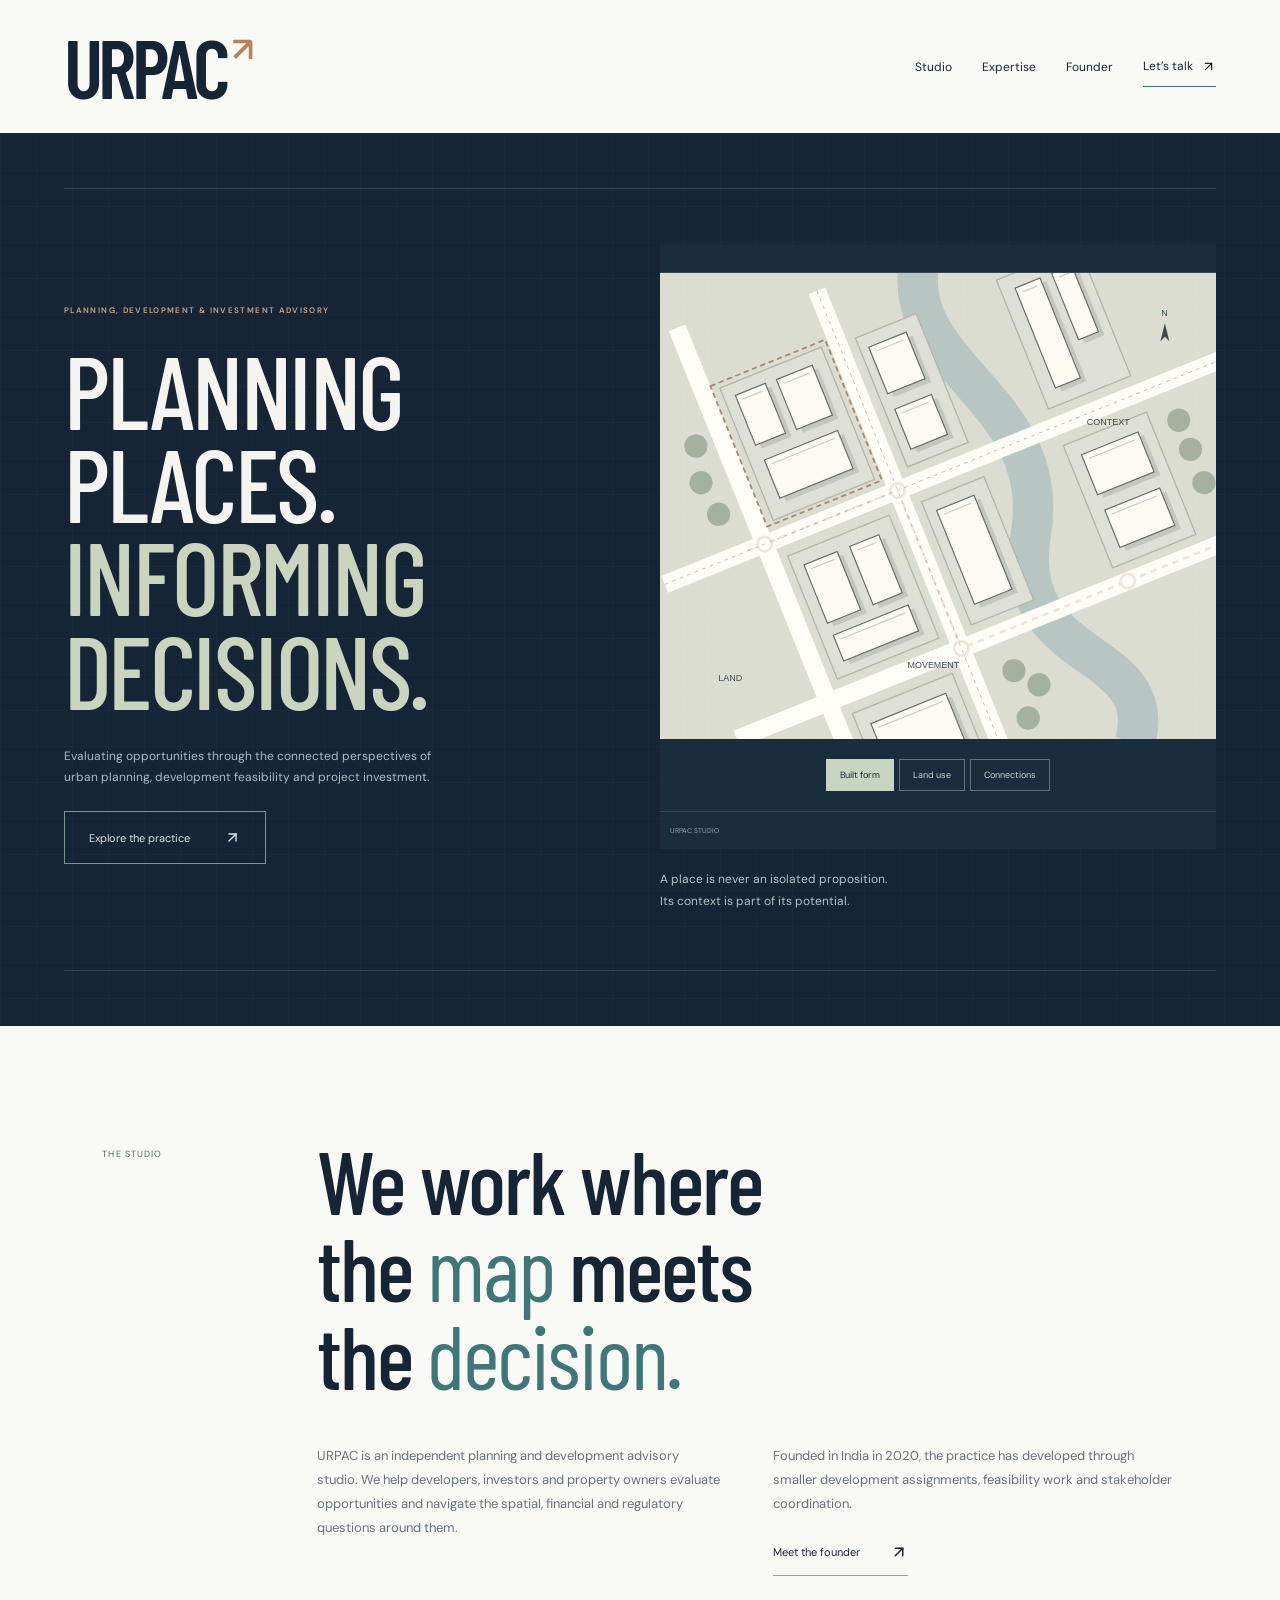
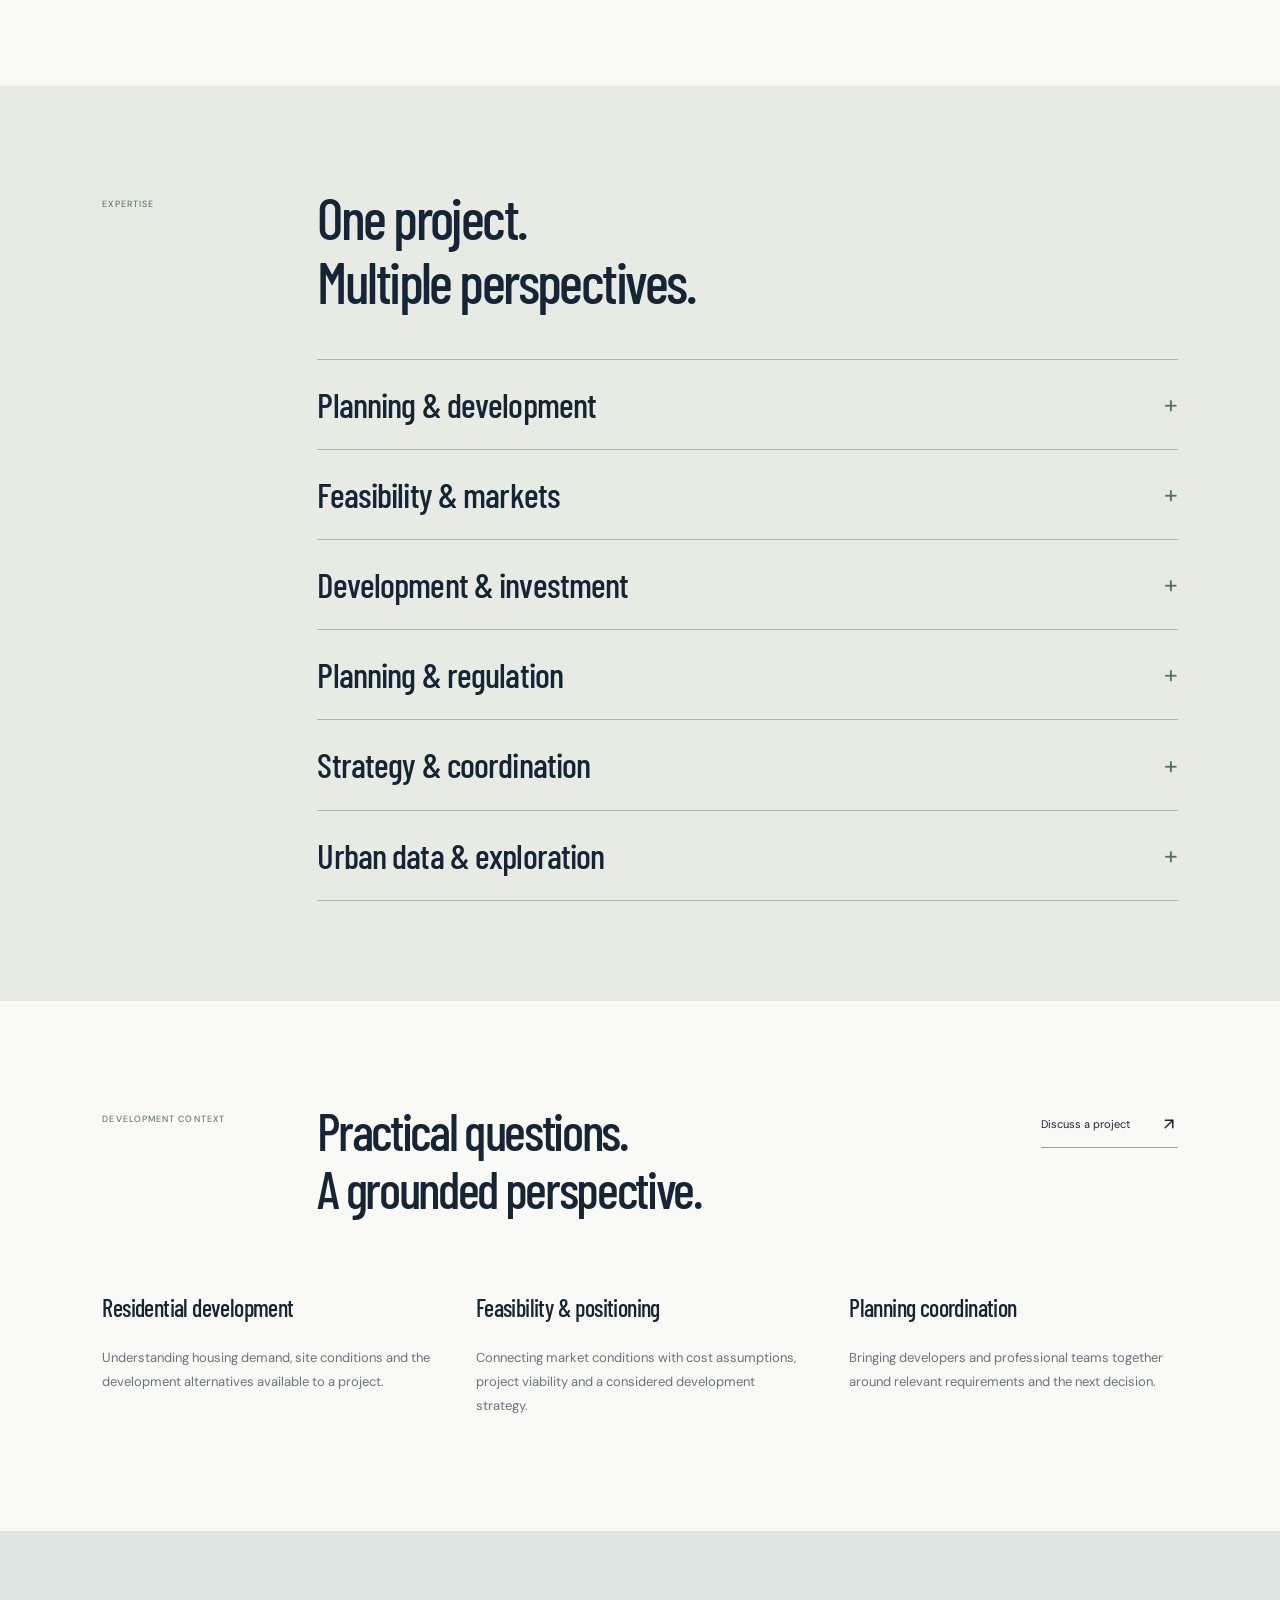
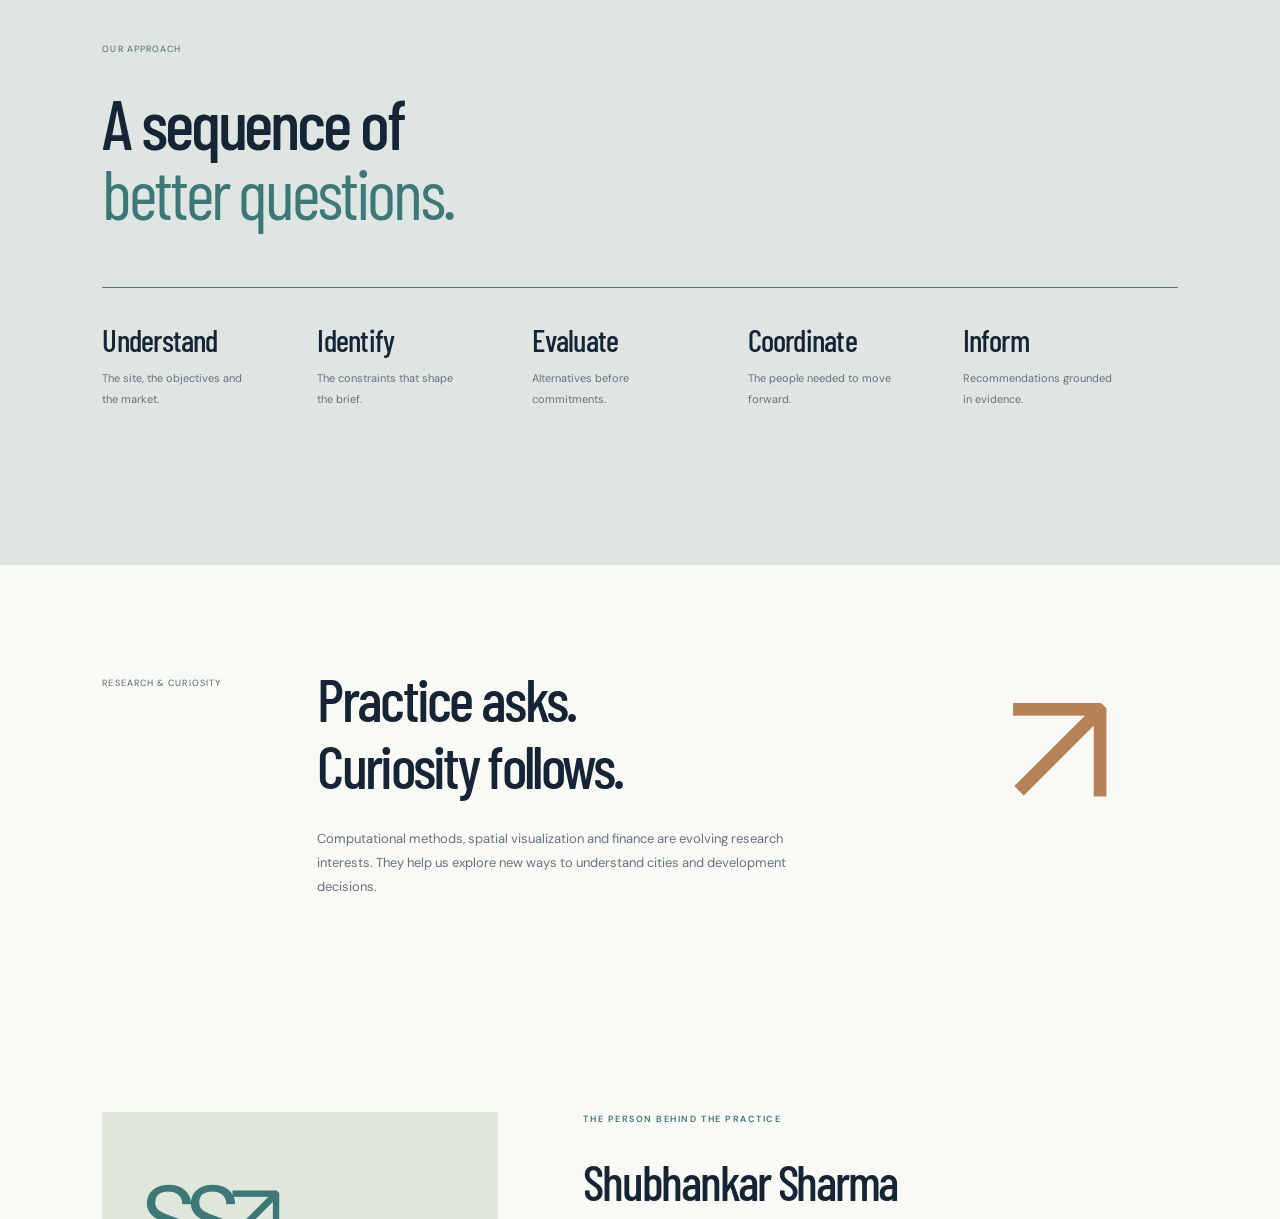
<file: disclaimer/index.html>
<!doctype html>
<html lang="en">
<head>
<!-- Google tag (gtag.js) -->
<script async src="https://www.googletagmanager.com/gtag/js?id=G-GMKGJLY7GL"></script>
<script>
  window.dataLayer = window.dataLayer || [];
  function gtag(){dataLayer.push(arguments);}
  gtag('js', new Date());
  gtag('config', 'G-GMKGJLY7GL', {send_page_view: false});
</script>
<meta charset="UTF-8">
<meta name="viewport" content="width=device-width, initial-scale=1">
<meta name="theme-color" content="#152536">
<title>URPAC — Planning, Development &amp; Investment Advisory</title>
<meta name="description" content="Planning, development feasibility and investment analysis from an independent Indian studio.">
<link rel="icon" type="image/svg+xml" href="/favicon.svg">
<link rel="stylesheet" href="/css/style.css">
<link rel="canonical" href="https://urpac.shubhankarsharma.com/">
<meta property="og:title" content="URPAC — Planning, Development &amp; Investment Advisory">
<meta property="og:description" content="Planning, development feasibility and investment analysis from an independent Indian studio.">
<meta property="og:type" content="website">
<meta property="og:url" content="https://urpac.shubhankarsharma.com/">
<meta property="og:image" content="https://urpac.shubhankarsharma.com/assets/social.svg">
<meta name="robots" content="index,follow">
<meta http-equiv="refresh" content="0; url=/#scope">
<script defer src="/js/main.js"></script>
</head>
<body>
<div id="root"><a class="skip" href="#main">Skip to content</a><header class="studio-header simple-header"><a href="/" class="studio-wordmark">URPAC<span class="masthead-dot">↗</span></a><nav aria-label="Main navigation" class="simple-nav"><a href="/#studio" class="">Studio</a><a href="/#expertise" class="">Expertise</a><a href="/#founder" class="">Founder</a><a href="/#contact" class="">Let’s talk <svg xmlns="http://www.w3.org/2000/svg" width="15" height="15" viewBox="0 0 24 24" fill="none" stroke="currentColor" stroke-width="2" stroke-linecap="round" stroke-linejoin="round" class="lucide lucide-arrow-up-right"><path d="M7 7h10v10"></path><path d="M7 17 17 7"></path></svg></a></nav></header><main id="main"><section class="studio-hero"><div class="sheet-corner"></div><div class="studio-hero-main"><div><p class="eyebrow">PLANNING, DEVELOPMENT &amp; INVESTMENT ADVISORY</p><h1>PLANNING<br/>PLACES.<br/><span>INFORMING<br/>DECISIONS.</span></h1><p>Evaluating opportunities through the connected perspectives of urban planning, development feasibility and project investment.</p><a href="/#expertise" class="action">Explore the practice<svg xmlns="http://www.w3.org/2000/svg" width="17" height="17" viewBox="0 0 24 24" fill="none" stroke="currentColor" stroke-width="2" stroke-linecap="round" stroke-linejoin="round" class="lucide lucide-arrow-up-right"><path d="M7 7h10v10"></path><path d="M7 17 17 7"></path></svg></a></div><div class="studio-drawing"><div class="urban-map map-built-form"><div class="map-top"></div><svg viewBox="0 0 620 520" role="img" aria-label="Illustrative urban diagram showing built form, not a real location"><defs><pattern id="grid-blocksi" width="26" height="26" patternUnits="userSpaceOnUse"><path d="M26 0H0V26" fill="none" stroke="#d8ddd7" stroke-width=".5"></path></pattern></defs><rect width="620" height="520" fill="url(#grid-blocksi)"></rect><g transform="translate(50 20) rotate(-22 280 250)"><path d="M350 -30C280 70 430 170 350 300S440 470 370 560" stroke="#a9c5c5" stroke-width="45" fill="none"></path><path d="M-50 200H620M230 -40V580M-40 390H650M70 -60V600" stroke="#faf9f5" stroke-width="20"></path><path d="M-50 200H620M230 -40V580" stroke="#b5bcb5" stroke-width="1" stroke-dasharray="4 5"></path><g class="map-parcels" stroke="#a9b3a6" stroke-width="1.5" fill="#d7ddd0"><rect x="89" y="20" width="122" height="159"></rect><rect x="89" y="222" width="122" height="148"></rect><rect x="250" y="222" width="75" height="148"></rect><rect x="90" y="412" width="120" height="115"></rect><rect x="420" y="223" width="100" height="147"></rect><rect x="250" y="25" width="73" height="155"></rect><rect x="420" y="24" width="99" height="155"></rect></g><g class="map-buildings" fill="#f7f5ed" stroke="#596e69" stroke-width="1.3"><g><rect x="107" y="40" width="36" height="60" fill="#bac4ba" stroke="none"></rect><rect x="102" y="34" width="36" height="60"></rect><path d="M108 41h24" stroke="#c2c9bc"></path></g><g><rect x="156" y="41" width="43" height="60" fill="#bac4ba" stroke="none"></rect><rect x="151" y="35" width="43" height="60"></rect><path d="M157 42h31" stroke="#c2c9bc"></path></g><g><rect x="110" y="119" width="88" height="46" fill="#bac4ba" stroke="none"></rect><rect x="105" y="113" width="88" height="46"></rect><path d="M111 120h76" stroke="#c2c9bc"></path></g><g><rect x="107" y="244" width="40" height="70" fill="#bac4ba" stroke="none"></rect><rect x="102" y="238" width="40" height="70"></rect><path d="M108 245h28" stroke="#c2c9bc"></path></g><g><rect x="162" y="244" width="35" height="70" fill="#bac4ba" stroke="none"></rect><rect x="157" y="238" width="35" height="70"></rect><path d="M163 245h23" stroke="#c2c9bc"></path></g><g><rect x="108" y="329" width="90" height="31" fill="#bac4ba" stroke="none"></rect><rect x="103" y="323" width="90" height="31"></rect><path d="M109 330h78" stroke="#c2c9bc"></path></g><g><rect x="267" y="243" width="45" height="113" fill="#bac4ba" stroke="none"></rect><rect x="262" y="237" width="45" height="113"></rect><path d="M268 244h33" stroke="#c2c9bc"></path></g><g><rect x="110" y="436" width="90" height="70" fill="#bac4ba" stroke="none"></rect><rect x="105" y="430" width="90" height="70"></rect><path d="M111 437h78" stroke="#c2c9bc"></path></g><g><rect x="441" y="46" width="30" height="120" fill="#bac4ba" stroke="none"></rect><rect x="436" y="40" width="30" height="120"></rect><path d="M442 47h18" stroke="#c2c9bc"></path></g><g><rect x="485" y="46" width="24" height="80" fill="#bac4ba" stroke="none"></rect><rect x="480" y="40" width="24" height="80"></rect><path d="M486 47h12" stroke="#c2c9bc"></path></g><g><rect x="440" y="246" width="68" height="48" fill="#bac4ba" stroke="none"></rect><rect x="435" y="240" width="68" height="48"></rect><path d="M441 247h56" stroke="#c2c9bc"></path></g><g><rect x="441" y="313" width="66" height="45" fill="#bac4ba" stroke="none"></rect><rect x="436" y="307" width="66" height="45"></rect><path d="M442 314h54" stroke="#c2c9bc"></path></g><g><rect x="265" y="46" width="45" height="56" fill="#bac4ba" stroke="none"></rect><rect x="260" y="40" width="45" height="56"></rect><path d="M266 47h33" stroke="#c2c9bc"></path></g><g><rect x="266" y="121" width="44" height="48" fill="#bac4ba" stroke="none"></rect><rect x="261" y="115" width="44" height="48"></rect><path d="M267 122h32" stroke="#c2c9bc"></path></g></g><g fill="#7b9b7b"><circle cx="40" cy="70" r="13" opacity=".65"></circle><circle cx="30" cy="110" r="13" opacity=".65"></circle><circle cx="35" cy="150" r="13" opacity=".65"></circle><circle cx="550" cy="245" r="13" opacity=".65"></circle><circle cx="550" cy="280" r="13" opacity=".65"></circle><circle cx="550" cy="320" r="13" opacity=".65"></circle><circle cx="275" cy="435" r="13" opacity=".65"></circle><circle cx="295" cy="460" r="13" opacity=".65"></circle><circle cx="270" cy="490" r="13" opacity=".65"></circle></g><g class="connection-lines" stroke="#b78259" stroke-width="3" fill="#faf8f2"><path d="M50 200H230V390H540" fill="none" stroke-dasharray="7 6"></path><circle cx="70" cy="200" r="8"></circle><circle cx="230" cy="200" r="8"></circle><circle cx="230" cy="390" r="8"></circle><circle cx="430" cy="390" r="8"></circle></g><rect x="80" y="14" width="138" height="169" fill="none" stroke="#b78259" stroke-width="2" stroke-dasharray="6 4"></rect></g><g fill="#344d4e" font-family="Arial" font-size="10"><text x="65" y="455">LAND</text><text x="276" y="440">MOVEMENT</text><text x="476" y="170">CONTEXT</text><text x="559" y="48">N</text><path d="M563 56l-5 20 5-5 5 5z"></path></g></svg><div class="map-controls" aria-label="Diagram layers"><button aria-pressed="true">Built form</button><button aria-pressed="false">Land use</button><button aria-pressed="false">Connections</button></div><div class="map-bottom"><span>URPAC STUDIO</span></div></div><p> A place is never an isolated proposition.<br/>Its context is part of its potential.</p></div></div><div class="sheet-bottom"></div></section><section id="studio" class="studio-intro section"><div class="section-ref">THE STUDIO</div><div><h2>We work where<br/>the <em>map</em> meets<br/>the <em>decision.</em></h2><div class="intro-columns"><p>URPAC is an independent planning and development advisory studio. We help developers, investors and property owners evaluate opportunities and navigate the spatial, financial and regulatory questions around them.</p><div><p>Founded in India in 2020, the practice has developed through smaller development assignments, feasibility work and stakeholder coordination.</p><a href="/#founder" class="text-link">Meet the founder<svg xmlns="http://www.w3.org/2000/svg" width="18" height="18" viewBox="0 0 24 24" fill="none" stroke="currentColor" stroke-width="2" stroke-linecap="round" stroke-linejoin="round" class="lucide lucide-arrow-up-right"><path d="M7 7h10v10"></path><path d="M7 17 17 7"></path></svg></a></div></div></div></section><section id="expertise" class="section studio-expertise"><div class="section-ref">EXPERTISE</div><div class="expertise-index"><h2>One project.<br/>Multiple perspectives.</h2><details><summary><h3>Planning &amp; development</h3><span class="expand-sign">+</span></summary><div class="expertise-expanded"><p>Understand the possibilities of a site and connect them with a considered development strategy.</p><div><ul><li>Site and land-use evaluation</li><li>Development alternatives and spatial priorities</li><li>Project coordination and development guidance</li></ul><p class="small">Engagement scope is shaped by the site, objectives and applicable local framework.</p></div></div></details><details><summary><h3>Feasibility &amp; markets</h3><span class="expand-sign">+</span></summary><div class="expertise-expanded"><p>Test development ideas against market demand, site conditions and project viability.</p><div><ul><li>Residential demand and market positioning</li><li>Development alternatives and feasibility studies</li><li>Project viability and cost considerations</li></ul><p class="small">Assumptions and information gaps are made explicit; a feasibility study is not a guarantee of project performance.</p></div></div></details><details><summary><h3>Development &amp; investment</h3><span class="expand-sign">+</span></summary><div class="expertise-expanded"><p>Bring project cash flows, costs and capital requirements into the same decision framework.</p><div><ul><li>Project-level cash-flow analysis</li><li>Investment feasibility and return scenarios</li><li>Cost sensitivities and capital-allocation alternatives</li></ul><p class="small">Project-level analytical work, not securities advice, brokerage or a claim of regulated investment-adviser status.</p></div></div></details><details><summary><h3>Planning &amp; regulation</h3><span class="expand-sign">+</span></summary><div class="expertise-expanded"><p>Identify relevant requirements and coordinate the information needed for a structured approvals process.</p><div><ul><li>Zoning and land-use interpretation</li><li>Development permission and compliance assessment</li><li>Coordination with relevant planning authorities</li></ul><p class="small">Requirements depend on jurisdiction and current rules. Permit decisions remain with the relevant authorities; approvals are not guaranteed.</p></div></div></details><details><summary><h3>Strategy &amp; coordination</h3><span class="expand-sign">+</span></summary><div class="expertise-expanded"><p>Align developers, property owners and professional teams around a workable project direction.</p><div><ul><li>Project objectives and development priorities</li><li>Coordination with architects, consultants and owners</li><li>Alignment of market, financial and regulatory considerations</li></ul><p class="small">The studio works alongside appropriately qualified professionals according to each engagement.</p></div></div></details><details><summary><h3>Urban data &amp; exploration</h3><span class="expand-sign">+</span></summary><div class="expertise-expanded"><p>Explore spatial analysis, visualization and computation as tools for asking better planning questions.</p><div><ul><li>Exploratory spatial analysis and visualization</li><li>Development scenarios and planning-tool prototypes</li><li>Independent computational research</li></ul><p class="small">An evolving exploratory research direction, not a record of completed commercial computational engagements.</p></div></div></details></div></section><section id="work" class="section studio-work"><div class="work-title"><div class="section-ref">DEVELOPMENT CONTEXT</div><h2>Practical questions.<br/>A grounded perspective.</h2><a href="/#contact" class="text-link">Discuss a project<svg xmlns="http://www.w3.org/2000/svg" width="18" height="18" viewBox="0 0 24 24" fill="none" stroke="currentColor" stroke-width="2" stroke-linecap="round" stroke-linejoin="round" class="lucide lucide-arrow-up-right"><path d="M7 7h10v10"></path><path d="M7 17 17 7"></path></svg></a></div><div class="three-col"><div><h3>Residential development</h3><p>Understanding housing demand, site conditions and the development alternatives available to a project.</p></div><div><h3>Feasibility &amp; positioning</h3><p>Connecting market conditions with cost assumptions, project viability and a considered development strategy.</p></div><div><h3>Planning coordination</h3><p>Bringing developers and professional teams together around relevant requirements and the next decision.</p></div></div></section><section id="approach" class="studio-process section"><div class="section-ref">OUR APPROACH</div><h2>A sequence of<br/><em>better questions.</em></h2><div class="process-line"><div><h3>Understand</h3><p>The site, the objectives and the market.</p></div><div><h3>Identify</h3><p>The constraints that shape the brief.</p></div><div><h3>Evaluate</h3><p>Alternatives before commitments.</p></div><div><h3>Coordinate</h3><p>The people needed to move forward.</p></div><div><h3>Inform</h3><p>Recommendations grounded in evidence.</p></div></div></section><section id="research" class="studio-fieldnote section"><p class="section-ref">RESEARCH &amp; CURIOSITY</p><div><h2>Practice asks.<br/>Curiosity follows.</h2><p>Computational methods, spatial visualization and finance are evolving research interests. They help us explore new ways to understand cities and development decisions.</p></div><span class="fieldnote-mark" aria-hidden="true">↗</span></section><section id="founder" class="section founder"><div class="founder-panel"><div class="founder-mark">SS<span>↗</span></div><p>SHUBHANKAR SHARMA<br/>FOUNDER, URPAC</p></div><div><p class="eyebrow">THE PERSON BEHIND THE PRACTICE</p><h2>Shubhankar Sharma</h2><p class="lead">A planning foundation.<br/>An analytical outlook.</p><p>Shubhankar founded URPAC in 2020 following a master’s degree in Urban and Regional Planning at Virginia Tech. His background in planning informs the studio’s approach to land, development feasibility and project investment decisions.</p><p>His work connects site context, market positioning and stakeholder coordination. Independent interests in urban data, computation and finance continue to shape the questions he explores.</p><div class="founder-links"><a class="text-link" href="https://shubhankarsharma.com/" target="_blank" rel="noopener noreferrer">Founder’s website <svg xmlns="http://www.w3.org/2000/svg" width="17" height="17" viewBox="0 0 24 24" fill="none" stroke="currentColor" stroke-width="2" stroke-linecap="round" stroke-linejoin="round" class="lucide lucide-arrow-up-right"><path d="M7 7h10v10"></path><path d="M7 17 17 7"></path></svg></a><a class="text-link" href="https://shubhankarsharma.com/portfolio/" target="_blank" rel="noopener noreferrer">View personal portfolio <svg xmlns="http://www.w3.org/2000/svg" width="17" height="17" viewBox="0 0 24 24" fill="none" stroke="currentColor" stroke-width="2" stroke-linecap="round" stroke-linejoin="round" class="lucide lucide-arrow-up-right"><path d="M7 7h10v10"></path><path d="M7 17 17 7"></path></svg></a></div></div></section><section id="contact" class="section contact-simple"><div><p class="eyebrow">START A CONVERSATION</p><h2>A site. An idea.<br/><em>A next step.</em></h2></div><div><p>Have a development question or a potential collaboration? Connect with Shubhankar through his personal website.</p><a class="action" href="https://shubhankarsharma.com/" target="_blank" rel="noopener noreferrer">Connect with Shubhankar <svg xmlns="http://www.w3.org/2000/svg" width="17" height="17" viewBox="0 0 24 24" fill="none" stroke="currentColor" stroke-width="2" stroke-linecap="round" stroke-linejoin="round" class="lucide lucide-arrow-up-right"><path d="M7 7h10v10"></path><path d="M7 17 17 7"></path></svg></a><p class="contact-caption">You’ll continue to shubhankarsharma.com.</p></div></section></main><footer class="studio-footer"><div class="footer-sheet-head"><span>INDIA · EST. 2020</span></div><div class="studio-footer-grid"><div><p class="eyebrow">CONNECTED PERSPECTIVES</p><a href="/#contact" class="footer-question">Places with potential.<br/>Decisions with context. <svg xmlns="http://www.w3.org/2000/svg" width="30" height="30" viewBox="0 0 24 24" fill="none" stroke="currentColor" stroke-width="2" stroke-linecap="round" stroke-linejoin="round" class="lucide lucide-arrow-up-right"><path d="M7 7h10v10"></path><path d="M7 17 17 7"></path></svg></a></div><div class="studio-footer-index"><p class="eyebrow">EXPLORE</p><a href="/#studio" class="">The studio</a><a href="/#expertise" class="">Expertise</a><a href="/#approach" class="">Our approach</a><a href="/#founder" class="">The founder</a></div><div class="studio-footer-note"><p class="eyebrow">SHUBHANKAR SHARMA</p><p>Founder, URPAC</p><a href="https://shubhankarsharma.com/">Personal website ↗</a><br/><br/><a href="https://shubhankarsharma.com/portfolio/">Personal portfolio ↗</a></div></div><a href="/" class="footer-masthead">URPAC<span>↗</span></a><div class="footer-notices"><details id="privacy"><summary>Privacy</summary><p>This website uses Google Analytics to understand visits and website usage. Google Analytics may use cookies and collect page views, interactions, and device and browser information. This website has no enquiry form. External links take you to websites with their own privacy practices. Google Fonts receives technical request information when fonts load; the hosting provider may retain access logs. Learn more in <a href="https://policies.google.com/privacy" target="_blank" rel="noopener noreferrer">Google’s Privacy Policy</a>.</p></details><details id="scope"><summary>Professional scope</summary><p>URPAC provides project-level planning and development analysis. Financial scenarios are not guaranteed returns or securities advice. Regulatory decisions remain with the relevant authorities. The urban diagram is schematic; the linked portfolio is Shubhankar Sharma’s personal work.</p></details></div><div class="studio-footer-bottom"><span data-copyright>© 2026 URPAC</span><span>PLANNING / DEVELOPMENT / INVESTMENT</span><a href="#main">Back to top ↑</a></div></footer></div>
</body>
</html>
</file>
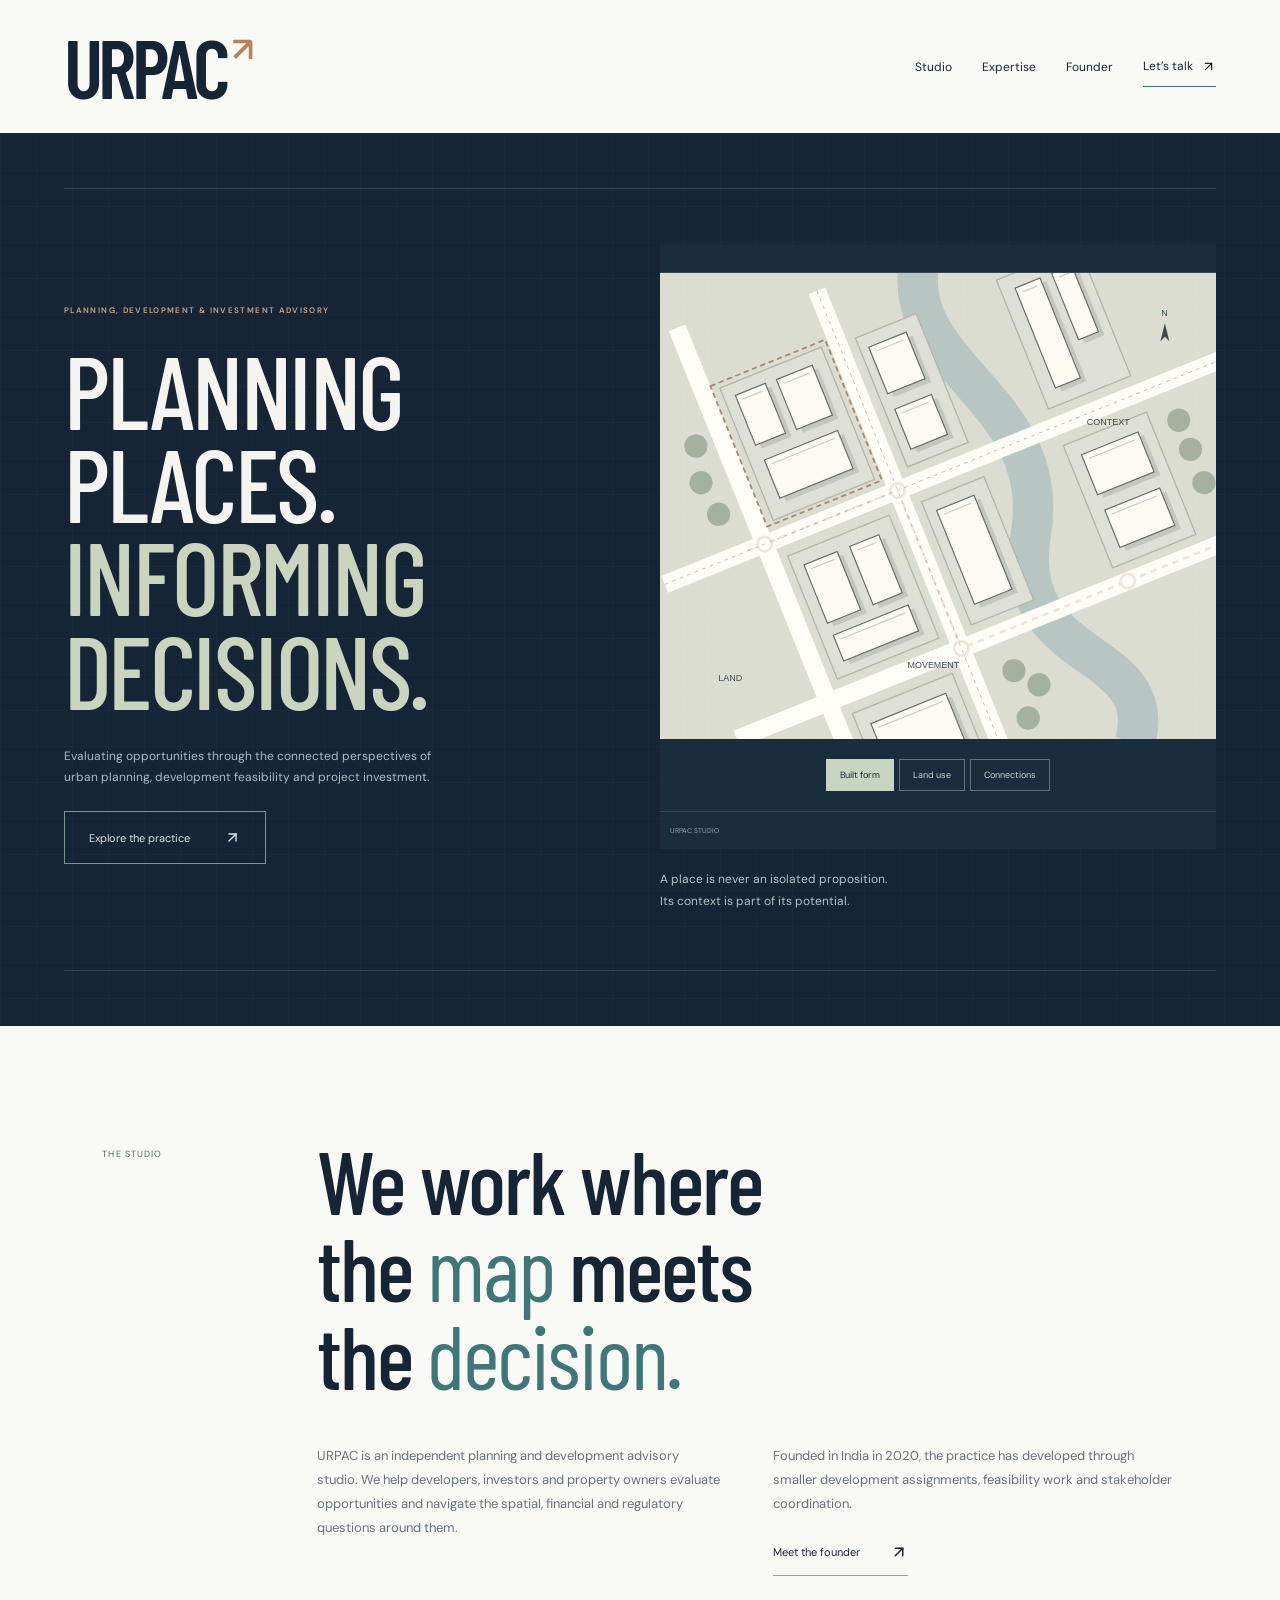
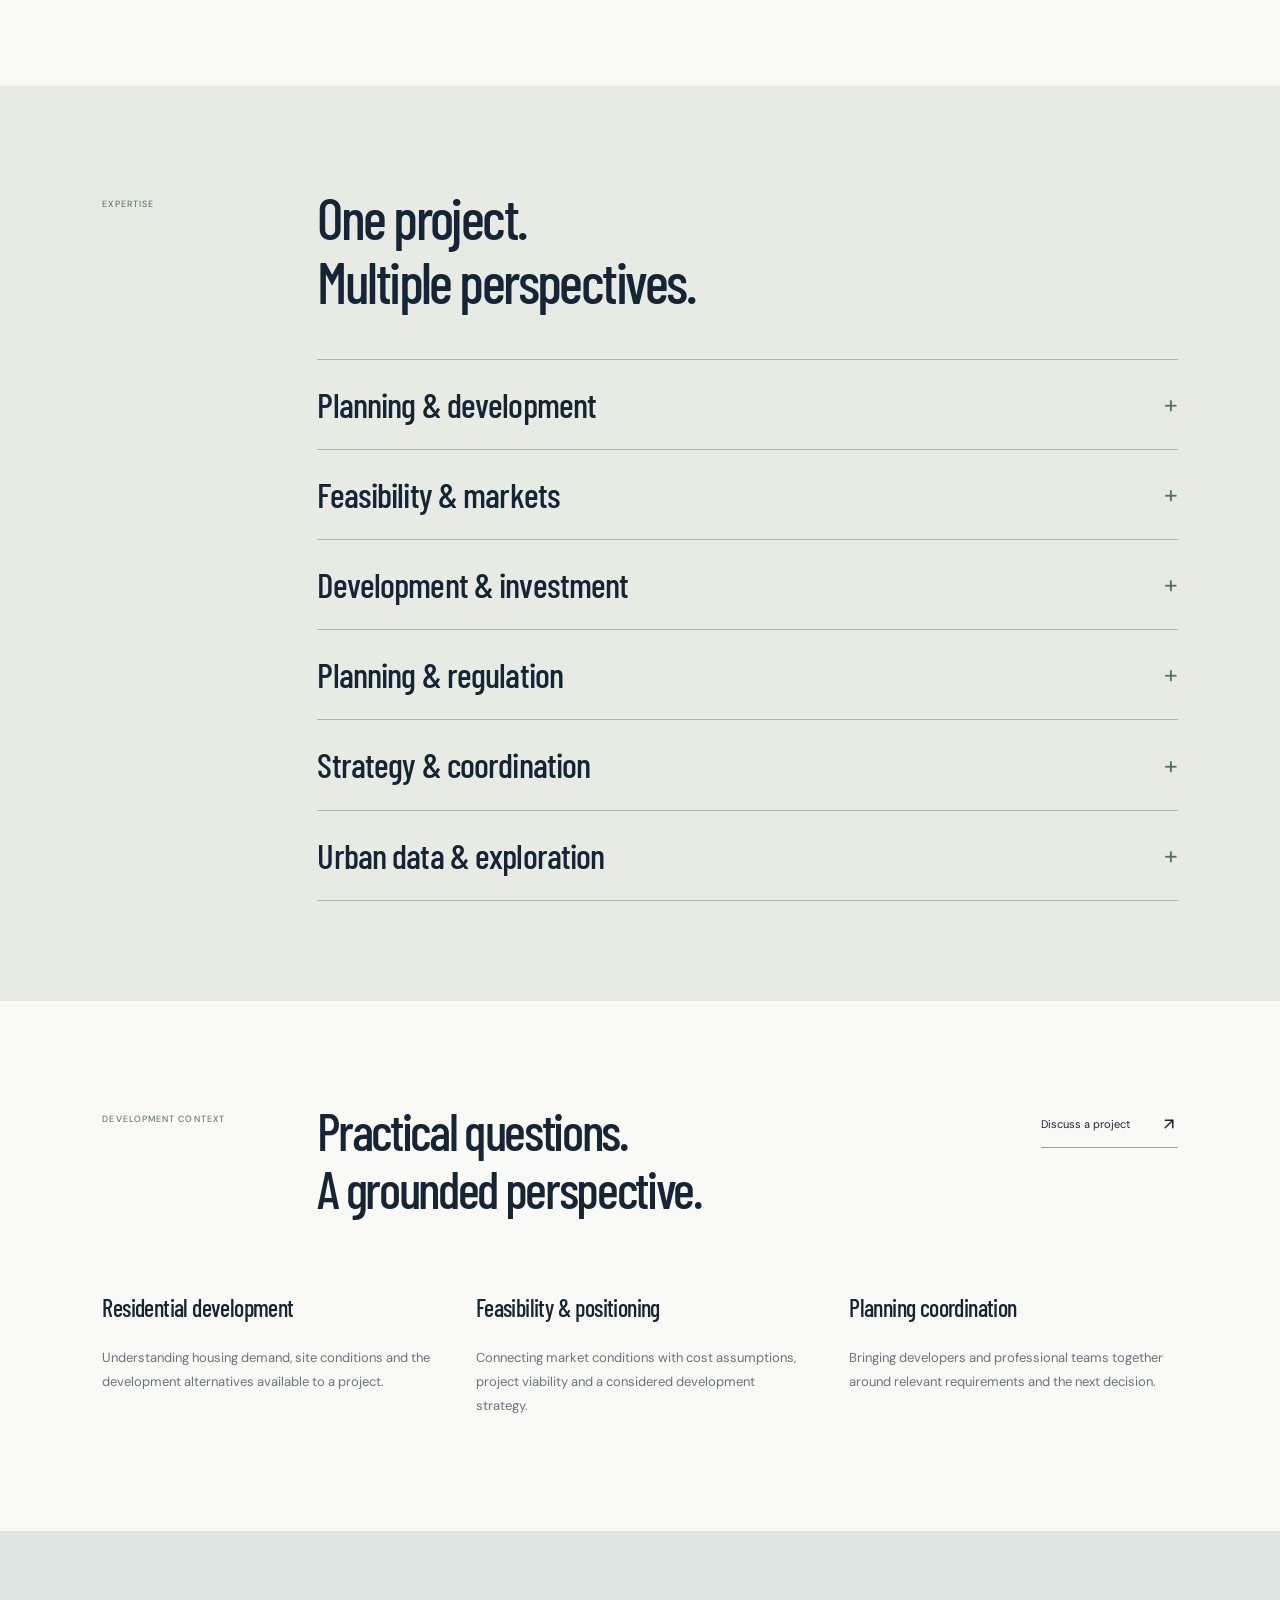
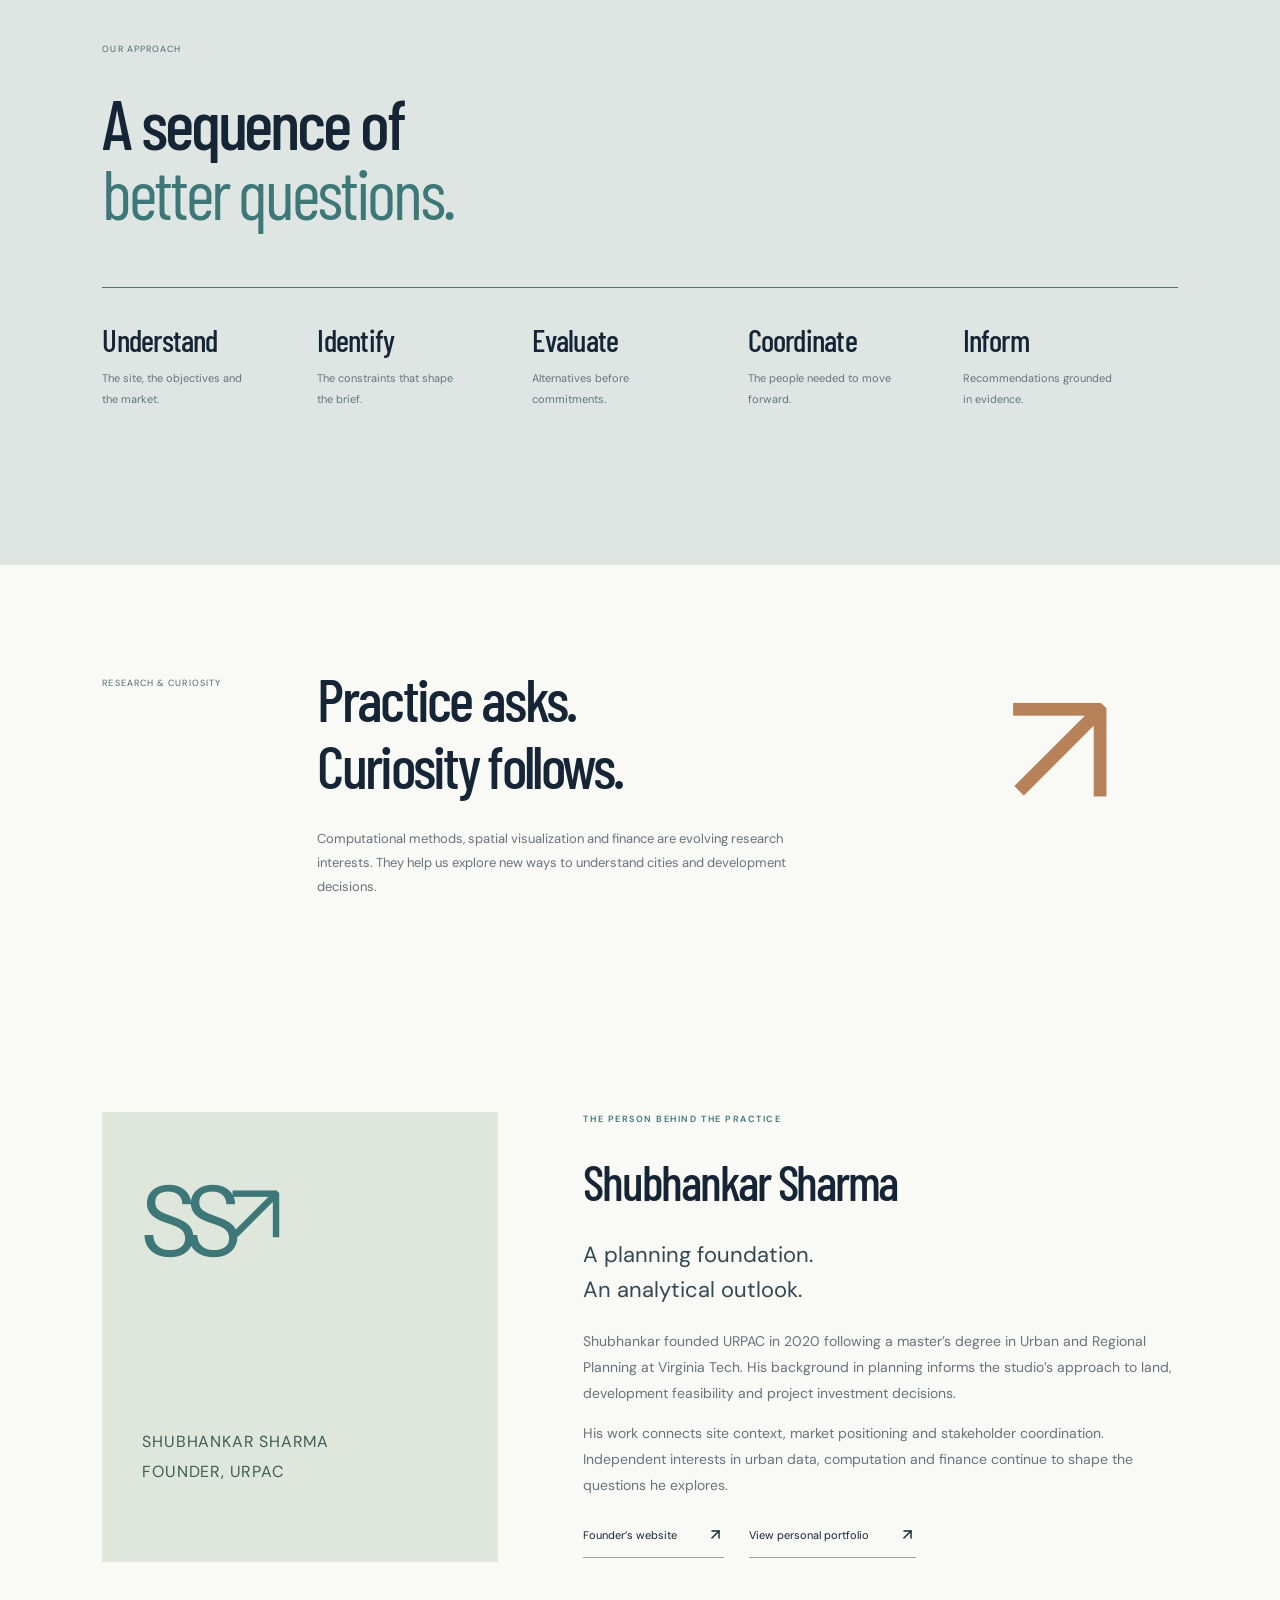
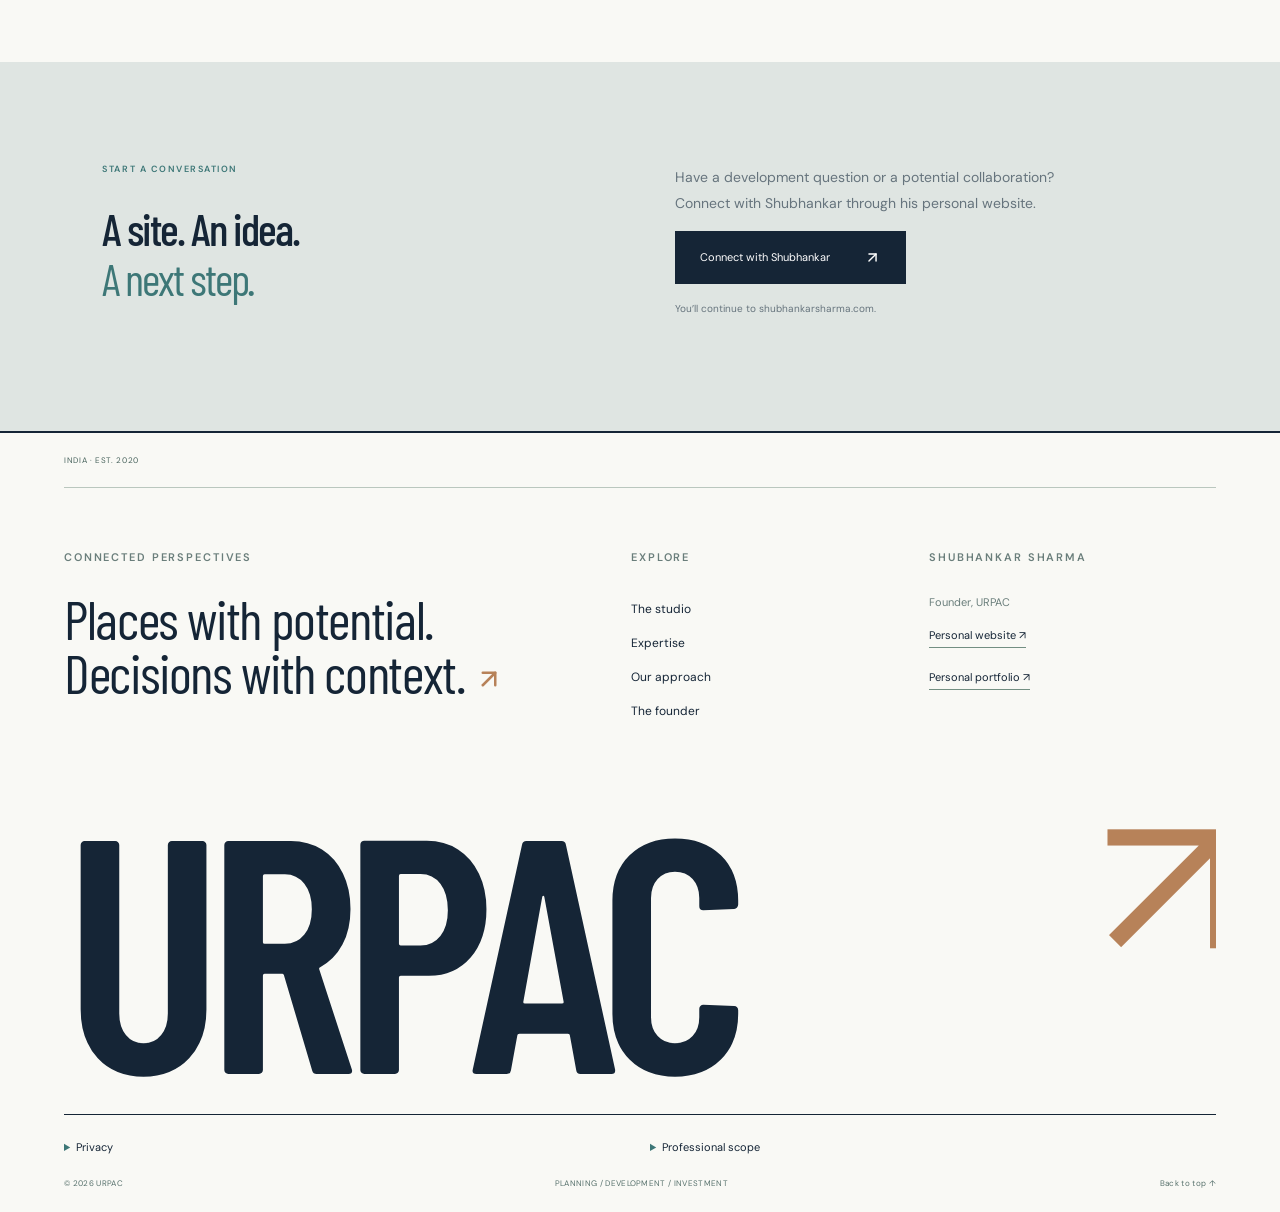
<file: insights/index.html>
<!doctype html>
<html lang="en">
<head>
<!-- Google tag (gtag.js) -->
<script async src="https://www.googletagmanager.com/gtag/js?id=G-GMKGJLY7GL"></script>
<script>
  window.dataLayer = window.dataLayer || [];
  function gtag(){dataLayer.push(arguments);}
  gtag('js', new Date());
  gtag('config', 'G-GMKGJLY7GL', {send_page_view: false});
</script>
<meta charset="UTF-8">
<meta name="viewport" content="width=device-width, initial-scale=1">
<meta name="theme-color" content="#152536">
<title>URPAC — Planning, Development &amp; Investment Advisory</title>
<meta name="description" content="Planning, development feasibility and investment analysis from an independent Indian studio.">
<link rel="icon" type="image/svg+xml" href="/favicon.svg">
<link rel="stylesheet" href="/css/style.css">
<link rel="canonical" href="https://urpac.shubhankarsharma.com/">
<meta property="og:title" content="URPAC — Planning, Development &amp; Investment Advisory">
<meta property="og:description" content="Planning, development feasibility and investment analysis from an independent Indian studio.">
<meta property="og:type" content="website">
<meta property="og:url" content="https://urpac.shubhankarsharma.com/">
<meta property="og:image" content="https://urpac.shubhankarsharma.com/assets/social.svg">
<meta name="robots" content="index,follow">
<meta http-equiv="refresh" content="0; url=/#research">
<script defer src="/js/main.js"></script>
</head>
<body>
<div id="root"><a class="skip" href="#main">Skip to content</a><header class="studio-header simple-header"><a href="/" class="studio-wordmark">URPAC<span class="masthead-dot">↗</span></a><nav aria-label="Main navigation" class="simple-nav"><a href="/#studio" class="">Studio</a><a href="/#expertise" class="">Expertise</a><a href="/#founder" class="">Founder</a><a href="/#contact" class="">Let’s talk <svg xmlns="http://www.w3.org/2000/svg" width="15" height="15" viewBox="0 0 24 24" fill="none" stroke="currentColor" stroke-width="2" stroke-linecap="round" stroke-linejoin="round" class="lucide lucide-arrow-up-right"><path d="M7 7h10v10"></path><path d="M7 17 17 7"></path></svg></a></nav></header><main id="main"><section class="studio-hero"><div class="sheet-corner"></div><div class="studio-hero-main"><div><p class="eyebrow">PLANNING, DEVELOPMENT &amp; INVESTMENT ADVISORY</p><h1>PLANNING<br/>PLACES.<br/><span>INFORMING<br/>DECISIONS.</span></h1><p>Evaluating opportunities through the connected perspectives of urban planning, development feasibility and project investment.</p><a href="/#expertise" class="action">Explore the practice<svg xmlns="http://www.w3.org/2000/svg" width="17" height="17" viewBox="0 0 24 24" fill="none" stroke="currentColor" stroke-width="2" stroke-linecap="round" stroke-linejoin="round" class="lucide lucide-arrow-up-right"><path d="M7 7h10v10"></path><path d="M7 17 17 7"></path></svg></a></div><div class="studio-drawing"><div class="urban-map map-built-form"><div class="map-top"></div><svg viewBox="0 0 620 520" role="img" aria-label="Illustrative urban diagram showing built form, not a real location"><defs><pattern id="grid-blocksi" width="26" height="26" patternUnits="userSpaceOnUse"><path d="M26 0H0V26" fill="none" stroke="#d8ddd7" stroke-width=".5"></path></pattern></defs><rect width="620" height="520" fill="url(#grid-blocksi)"></rect><g transform="translate(50 20) rotate(-22 280 250)"><path d="M350 -30C280 70 430 170 350 300S440 470 370 560" stroke="#a9c5c5" stroke-width="45" fill="none"></path><path d="M-50 200H620M230 -40V580M-40 390H650M70 -60V600" stroke="#faf9f5" stroke-width="20"></path><path d="M-50 200H620M230 -40V580" stroke="#b5bcb5" stroke-width="1" stroke-dasharray="4 5"></path><g class="map-parcels" stroke="#a9b3a6" stroke-width="1.5" fill="#d7ddd0"><rect x="89" y="20" width="122" height="159"></rect><rect x="89" y="222" width="122" height="148"></rect><rect x="250" y="222" width="75" height="148"></rect><rect x="90" y="412" width="120" height="115"></rect><rect x="420" y="223" width="100" height="147"></rect><rect x="250" y="25" width="73" height="155"></rect><rect x="420" y="24" width="99" height="155"></rect></g><g class="map-buildings" fill="#f7f5ed" stroke="#596e69" stroke-width="1.3"><g><rect x="107" y="40" width="36" height="60" fill="#bac4ba" stroke="none"></rect><rect x="102" y="34" width="36" height="60"></rect><path d="M108 41h24" stroke="#c2c9bc"></path></g><g><rect x="156" y="41" width="43" height="60" fill="#bac4ba" stroke="none"></rect><rect x="151" y="35" width="43" height="60"></rect><path d="M157 42h31" stroke="#c2c9bc"></path></g><g><rect x="110" y="119" width="88" height="46" fill="#bac4ba" stroke="none"></rect><rect x="105" y="113" width="88" height="46"></rect><path d="M111 120h76" stroke="#c2c9bc"></path></g><g><rect x="107" y="244" width="40" height="70" fill="#bac4ba" stroke="none"></rect><rect x="102" y="238" width="40" height="70"></rect><path d="M108 245h28" stroke="#c2c9bc"></path></g><g><rect x="162" y="244" width="35" height="70" fill="#bac4ba" stroke="none"></rect><rect x="157" y="238" width="35" height="70"></rect><path d="M163 245h23" stroke="#c2c9bc"></path></g><g><rect x="108" y="329" width="90" height="31" fill="#bac4ba" stroke="none"></rect><rect x="103" y="323" width="90" height="31"></rect><path d="M109 330h78" stroke="#c2c9bc"></path></g><g><rect x="267" y="243" width="45" height="113" fill="#bac4ba" stroke="none"></rect><rect x="262" y="237" width="45" height="113"></rect><path d="M268 244h33" stroke="#c2c9bc"></path></g><g><rect x="110" y="436" width="90" height="70" fill="#bac4ba" stroke="none"></rect><rect x="105" y="430" width="90" height="70"></rect><path d="M111 437h78" stroke="#c2c9bc"></path></g><g><rect x="441" y="46" width="30" height="120" fill="#bac4ba" stroke="none"></rect><rect x="436" y="40" width="30" height="120"></rect><path d="M442 47h18" stroke="#c2c9bc"></path></g><g><rect x="485" y="46" width="24" height="80" fill="#bac4ba" stroke="none"></rect><rect x="480" y="40" width="24" height="80"></rect><path d="M486 47h12" stroke="#c2c9bc"></path></g><g><rect x="440" y="246" width="68" height="48" fill="#bac4ba" stroke="none"></rect><rect x="435" y="240" width="68" height="48"></rect><path d="M441 247h56" stroke="#c2c9bc"></path></g><g><rect x="441" y="313" width="66" height="45" fill="#bac4ba" stroke="none"></rect><rect x="436" y="307" width="66" height="45"></rect><path d="M442 314h54" stroke="#c2c9bc"></path></g><g><rect x="265" y="46" width="45" height="56" fill="#bac4ba" stroke="none"></rect><rect x="260" y="40" width="45" height="56"></rect><path d="M266 47h33" stroke="#c2c9bc"></path></g><g><rect x="266" y="121" width="44" height="48" fill="#bac4ba" stroke="none"></rect><rect x="261" y="115" width="44" height="48"></rect><path d="M267 122h32" stroke="#c2c9bc"></path></g></g><g fill="#7b9b7b"><circle cx="40" cy="70" r="13" opacity=".65"></circle><circle cx="30" cy="110" r="13" opacity=".65"></circle><circle cx="35" cy="150" r="13" opacity=".65"></circle><circle cx="550" cy="245" r="13" opacity=".65"></circle><circle cx="550" cy="280" r="13" opacity=".65"></circle><circle cx="550" cy="320" r="13" opacity=".65"></circle><circle cx="275" cy="435" r="13" opacity=".65"></circle><circle cx="295" cy="460" r="13" opacity=".65"></circle><circle cx="270" cy="490" r="13" opacity=".65"></circle></g><g class="connection-lines" stroke="#b78259" stroke-width="3" fill="#faf8f2"><path d="M50 200H230V390H540" fill="none" stroke-dasharray="7 6"></path><circle cx="70" cy="200" r="8"></circle><circle cx="230" cy="200" r="8"></circle><circle cx="230" cy="390" r="8"></circle><circle cx="430" cy="390" r="8"></circle></g><rect x="80" y="14" width="138" height="169" fill="none" stroke="#b78259" stroke-width="2" stroke-dasharray="6 4"></rect></g><g fill="#344d4e" font-family="Arial" font-size="10"><text x="65" y="455">LAND</text><text x="276" y="440">MOVEMENT</text><text x="476" y="170">CONTEXT</text><text x="559" y="48">N</text><path d="M563 56l-5 20 5-5 5 5z"></path></g></svg><div class="map-controls" aria-label="Diagram layers"><button aria-pressed="true">Built form</button><button aria-pressed="false">Land use</button><button aria-pressed="false">Connections</button></div><div class="map-bottom"><span>URPAC STUDIO</span></div></div><p> A place is never an isolated proposition.<br/>Its context is part of its potential.</p></div></div><div class="sheet-bottom"></div></section><section id="studio" class="studio-intro section"><div class="section-ref">THE STUDIO</div><div><h2>We work where<br/>the <em>map</em> meets<br/>the <em>decision.</em></h2><div class="intro-columns"><p>URPAC is an independent planning and development advisory studio. We help developers, investors and property owners evaluate opportunities and navigate the spatial, financial and regulatory questions around them.</p><div><p>Founded in India in 2020, the practice has developed through smaller development assignments, feasibility work and stakeholder coordination.</p><a href="/#founder" class="text-link">Meet the founder<svg xmlns="http://www.w3.org/2000/svg" width="18" height="18" viewBox="0 0 24 24" fill="none" stroke="currentColor" stroke-width="2" stroke-linecap="round" stroke-linejoin="round" class="lucide lucide-arrow-up-right"><path d="M7 7h10v10"></path><path d="M7 17 17 7"></path></svg></a></div></div></div></section><section id="expertise" class="section studio-expertise"><div class="section-ref">EXPERTISE</div><div class="expertise-index"><h2>One project.<br/>Multiple perspectives.</h2><details><summary><h3>Planning &amp; development</h3><span class="expand-sign">+</span></summary><div class="expertise-expanded"><p>Understand the possibilities of a site and connect them with a considered development strategy.</p><div><ul><li>Site and land-use evaluation</li><li>Development alternatives and spatial priorities</li><li>Project coordination and development guidance</li></ul><p class="small">Engagement scope is shaped by the site, objectives and applicable local framework.</p></div></div></details><details><summary><h3>Feasibility &amp; markets</h3><span class="expand-sign">+</span></summary><div class="expertise-expanded"><p>Test development ideas against market demand, site conditions and project viability.</p><div><ul><li>Residential demand and market positioning</li><li>Development alternatives and feasibility studies</li><li>Project viability and cost considerations</li></ul><p class="small">Assumptions and information gaps are made explicit; a feasibility study is not a guarantee of project performance.</p></div></div></details><details><summary><h3>Development &amp; investment</h3><span class="expand-sign">+</span></summary><div class="expertise-expanded"><p>Bring project cash flows, costs and capital requirements into the same decision framework.</p><div><ul><li>Project-level cash-flow analysis</li><li>Investment feasibility and return scenarios</li><li>Cost sensitivities and capital-allocation alternatives</li></ul><p class="small">Project-level analytical work, not securities advice, brokerage or a claim of regulated investment-adviser status.</p></div></div></details><details><summary><h3>Planning &amp; regulation</h3><span class="expand-sign">+</span></summary><div class="expertise-expanded"><p>Identify relevant requirements and coordinate the information needed for a structured approvals process.</p><div><ul><li>Zoning and land-use interpretation</li><li>Development permission and compliance assessment</li><li>Coordination with relevant planning authorities</li></ul><p class="small">Requirements depend on jurisdiction and current rules. Permit decisions remain with the relevant authorities; approvals are not guaranteed.</p></div></div></details><details><summary><h3>Strategy &amp; coordination</h3><span class="expand-sign">+</span></summary><div class="expertise-expanded"><p>Align developers, property owners and professional teams around a workable project direction.</p><div><ul><li>Project objectives and development priorities</li><li>Coordination with architects, consultants and owners</li><li>Alignment of market, financial and regulatory considerations</li></ul><p class="small">The studio works alongside appropriately qualified professionals according to each engagement.</p></div></div></details><details><summary><h3>Urban data &amp; exploration</h3><span class="expand-sign">+</span></summary><div class="expertise-expanded"><p>Explore spatial analysis, visualization and computation as tools for asking better planning questions.</p><div><ul><li>Exploratory spatial analysis and visualization</li><li>Development scenarios and planning-tool prototypes</li><li>Independent computational research</li></ul><p class="small">An evolving exploratory research direction, not a record of completed commercial computational engagements.</p></div></div></details></div></section><section id="work" class="section studio-work"><div class="work-title"><div class="section-ref">DEVELOPMENT CONTEXT</div><h2>Practical questions.<br/>A grounded perspective.</h2><a href="/#contact" class="text-link">Discuss a project<svg xmlns="http://www.w3.org/2000/svg" width="18" height="18" viewBox="0 0 24 24" fill="none" stroke="currentColor" stroke-width="2" stroke-linecap="round" stroke-linejoin="round" class="lucide lucide-arrow-up-right"><path d="M7 7h10v10"></path><path d="M7 17 17 7"></path></svg></a></div><div class="three-col"><div><h3>Residential development</h3><p>Understanding housing demand, site conditions and the development alternatives available to a project.</p></div><div><h3>Feasibility &amp; positioning</h3><p>Connecting market conditions with cost assumptions, project viability and a considered development strategy.</p></div><div><h3>Planning coordination</h3><p>Bringing developers and professional teams together around relevant requirements and the next decision.</p></div></div></section><section id="approach" class="studio-process section"><div class="section-ref">OUR APPROACH</div><h2>A sequence of<br/><em>better questions.</em></h2><div class="process-line"><div><h3>Understand</h3><p>The site, the objectives and the market.</p></div><div><h3>Identify</h3><p>The constraints that shape the brief.</p></div><div><h3>Evaluate</h3><p>Alternatives before commitments.</p></div><div><h3>Coordinate</h3><p>The people needed to move forward.</p></div><div><h3>Inform</h3><p>Recommendations grounded in evidence.</p></div></div></section><section id="research" class="studio-fieldnote section"><p class="section-ref">RESEARCH &amp; CURIOSITY</p><div><h2>Practice asks.<br/>Curiosity follows.</h2><p>Computational methods, spatial visualization and finance are evolving research interests. They help us explore new ways to understand cities and development decisions.</p></div><span class="fieldnote-mark" aria-hidden="true">↗</span></section><section id="founder" class="section founder"><div class="founder-panel"><div class="founder-mark">SS<span>↗</span></div><p>SHUBHANKAR SHARMA<br/>FOUNDER, URPAC</p></div><div><p class="eyebrow">THE PERSON BEHIND THE PRACTICE</p><h2>Shubhankar Sharma</h2><p class="lead">A planning foundation.<br/>An analytical outlook.</p><p>Shubhankar founded URPAC in 2020 following a master’s degree in Urban and Regional Planning at Virginia Tech. His background in planning informs the studio’s approach to land, development feasibility and project investment decisions.</p><p>His work connects site context, market positioning and stakeholder coordination. Independent interests in urban data, computation and finance continue to shape the questions he explores.</p><div class="founder-links"><a class="text-link" href="https://shubhankarsharma.com/" target="_blank" rel="noopener noreferrer">Founder’s website <svg xmlns="http://www.w3.org/2000/svg" width="17" height="17" viewBox="0 0 24 24" fill="none" stroke="currentColor" stroke-width="2" stroke-linecap="round" stroke-linejoin="round" class="lucide lucide-arrow-up-right"><path d="M7 7h10v10"></path><path d="M7 17 17 7"></path></svg></a><a class="text-link" href="https://shubhankarsharma.com/portfolio/" target="_blank" rel="noopener noreferrer">View personal portfolio <svg xmlns="http://www.w3.org/2000/svg" width="17" height="17" viewBox="0 0 24 24" fill="none" stroke="currentColor" stroke-width="2" stroke-linecap="round" stroke-linejoin="round" class="lucide lucide-arrow-up-right"><path d="M7 7h10v10"></path><path d="M7 17 17 7"></path></svg></a></div></div></section><section id="contact" class="section contact-simple"><div><p class="eyebrow">START A CONVERSATION</p><h2>A site. An idea.<br/><em>A next step.</em></h2></div><div><p>Have a development question or a potential collaboration? Connect with Shubhankar through his personal website.</p><a class="action" href="https://shubhankarsharma.com/" target="_blank" rel="noopener noreferrer">Connect with Shubhankar <svg xmlns="http://www.w3.org/2000/svg" width="17" height="17" viewBox="0 0 24 24" fill="none" stroke="currentColor" stroke-width="2" stroke-linecap="round" stroke-linejoin="round" class="lucide lucide-arrow-up-right"><path d="M7 7h10v10"></path><path d="M7 17 17 7"></path></svg></a><p class="contact-caption">You’ll continue to shubhankarsharma.com.</p></div></section></main><footer class="studio-footer"><div class="footer-sheet-head"><span>INDIA · EST. 2020</span></div><div class="studio-footer-grid"><div><p class="eyebrow">CONNECTED PERSPECTIVES</p><a href="/#contact" class="footer-question">Places with potential.<br/>Decisions with context. <svg xmlns="http://www.w3.org/2000/svg" width="30" height="30" viewBox="0 0 24 24" fill="none" stroke="currentColor" stroke-width="2" stroke-linecap="round" stroke-linejoin="round" class="lucide lucide-arrow-up-right"><path d="M7 7h10v10"></path><path d="M7 17 17 7"></path></svg></a></div><div class="studio-footer-index"><p class="eyebrow">EXPLORE</p><a href="/#studio" class="">The studio</a><a href="/#expertise" class="">Expertise</a><a href="/#approach" class="">Our approach</a><a href="/#founder" class="">The founder</a></div><div class="studio-footer-note"><p class="eyebrow">SHUBHANKAR SHARMA</p><p>Founder, URPAC</p><a href="https://shubhankarsharma.com/">Personal website ↗</a><br/><br/><a href="https://shubhankarsharma.com/portfolio/">Personal portfolio ↗</a></div></div><a href="/" class="footer-masthead">URPAC<span>↗</span></a><div class="footer-notices"><details id="privacy"><summary>Privacy</summary><p>This website uses Google Analytics to understand visits and website usage. Google Analytics may use cookies and collect page views, interactions, and device and browser information. This website has no enquiry form. External links take you to websites with their own privacy practices. Google Fonts receives technical request information when fonts load; the hosting provider may retain access logs. Learn more in <a href="https://policies.google.com/privacy" target="_blank" rel="noopener noreferrer">Google’s Privacy Policy</a>.</p></details><details id="scope"><summary>Professional scope</summary><p>URPAC provides project-level planning and development analysis. Financial scenarios are not guaranteed returns or securities advice. Regulatory decisions remain with the relevant authorities. The urban diagram is schematic; the linked portfolio is Shubhankar Sharma’s personal work.</p></details></div><div class="studio-footer-bottom"><span data-copyright>© 2026 URPAC</span><span>PLANNING / DEVELOPMENT / INVESTMENT</span><a href="#main">Back to top ↑</a></div></footer></div>
</body>
</html>
</file>
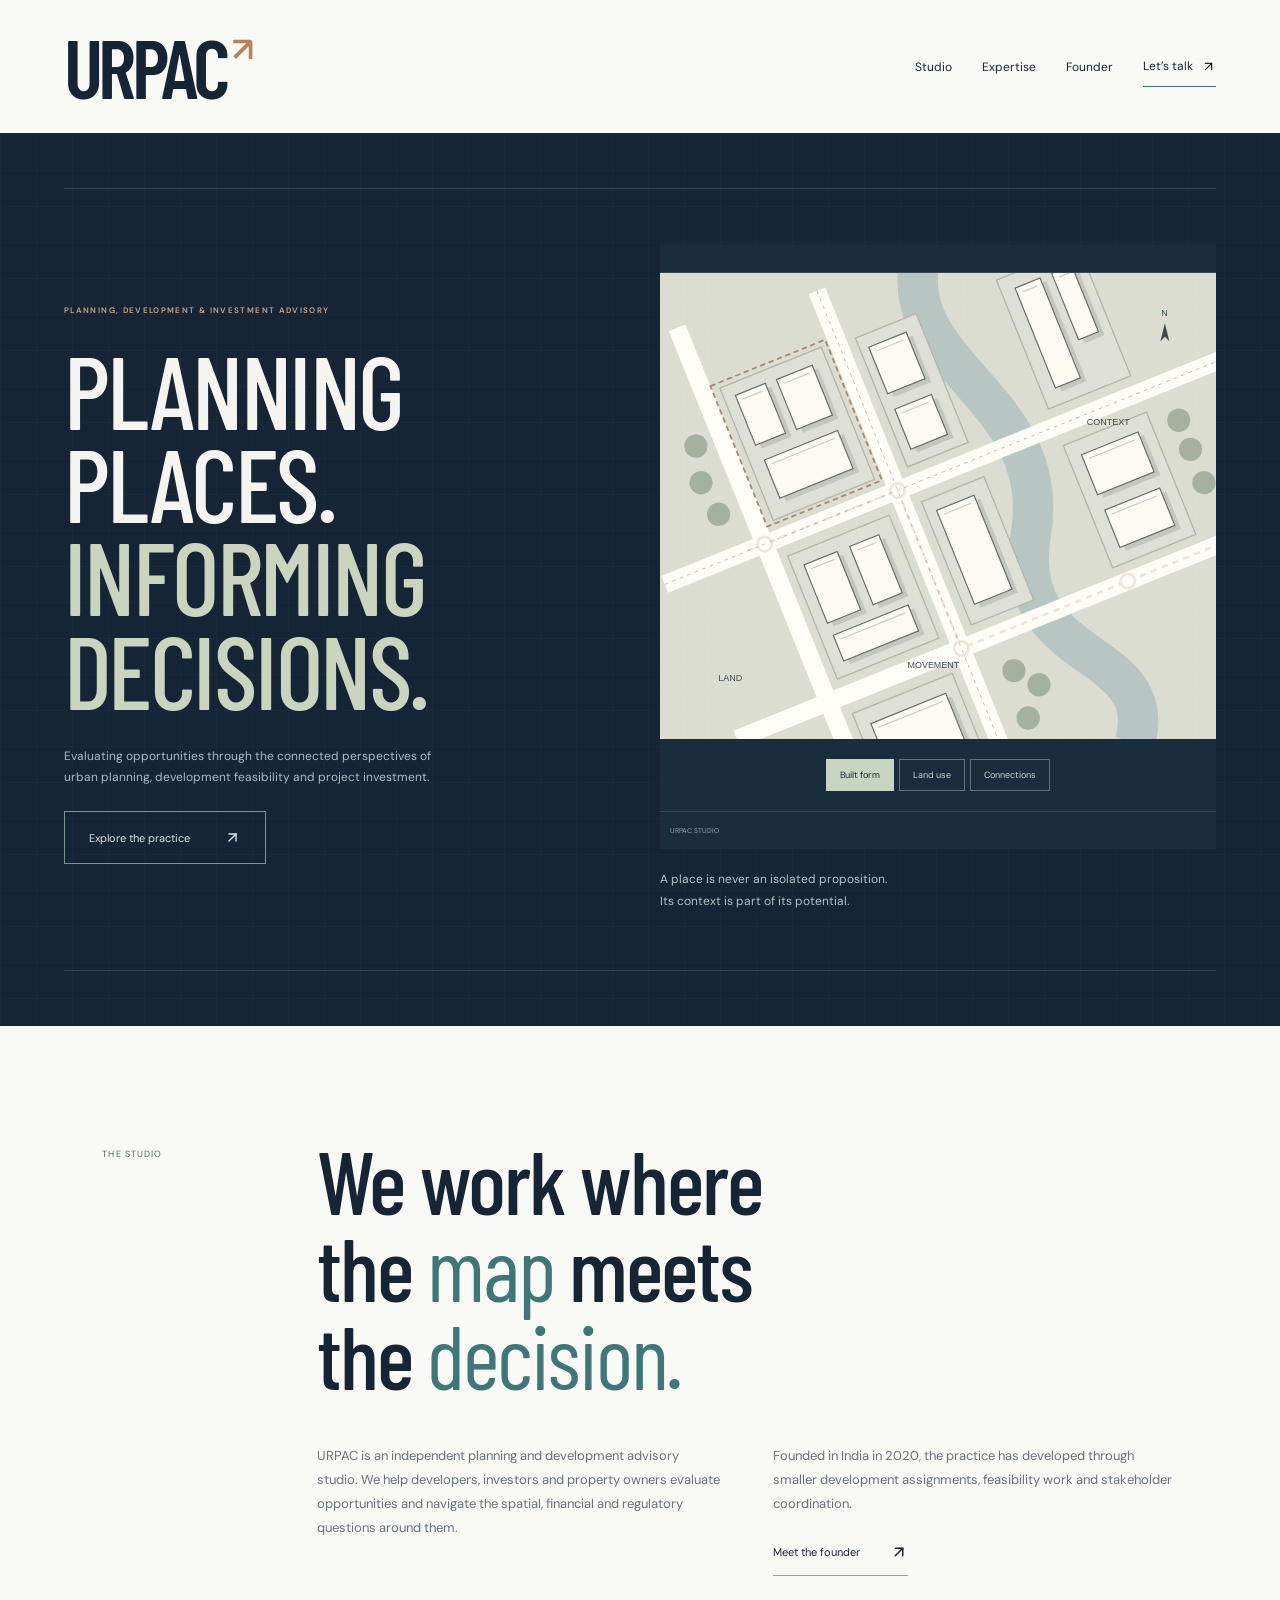
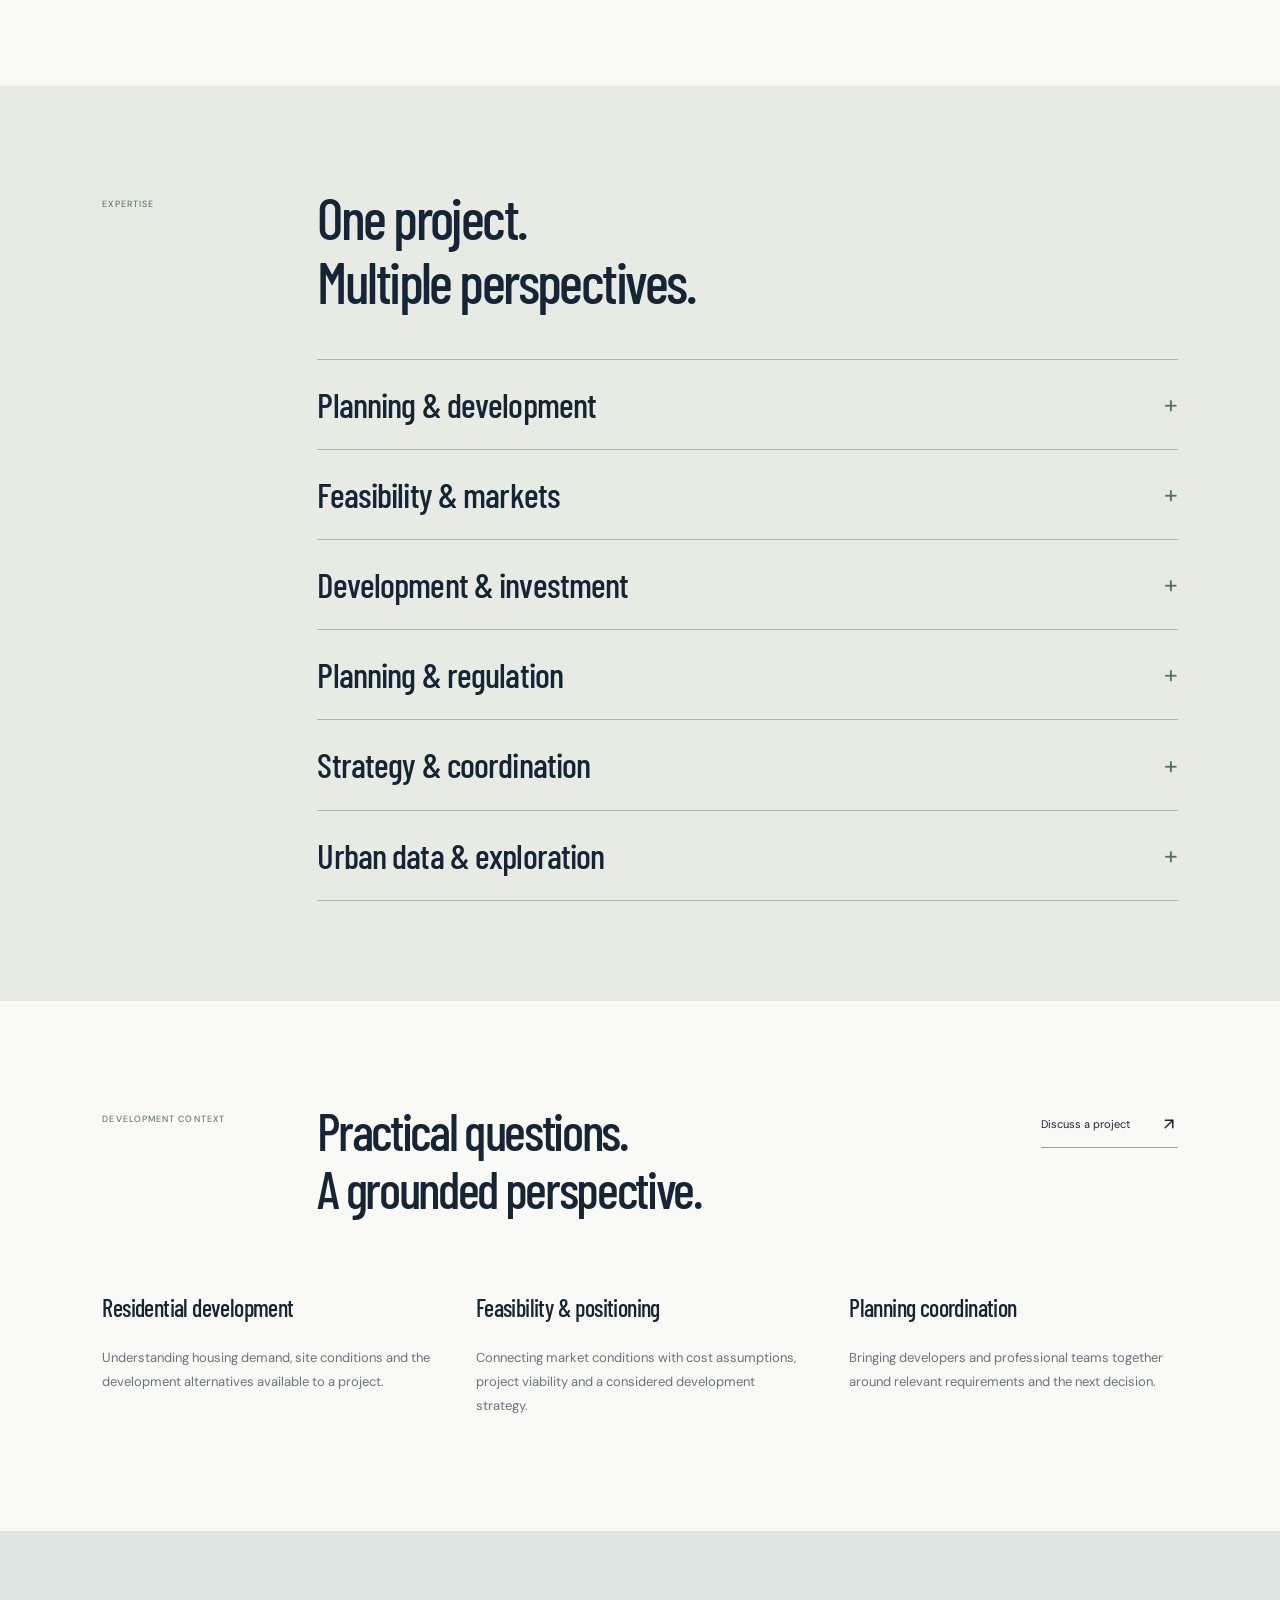
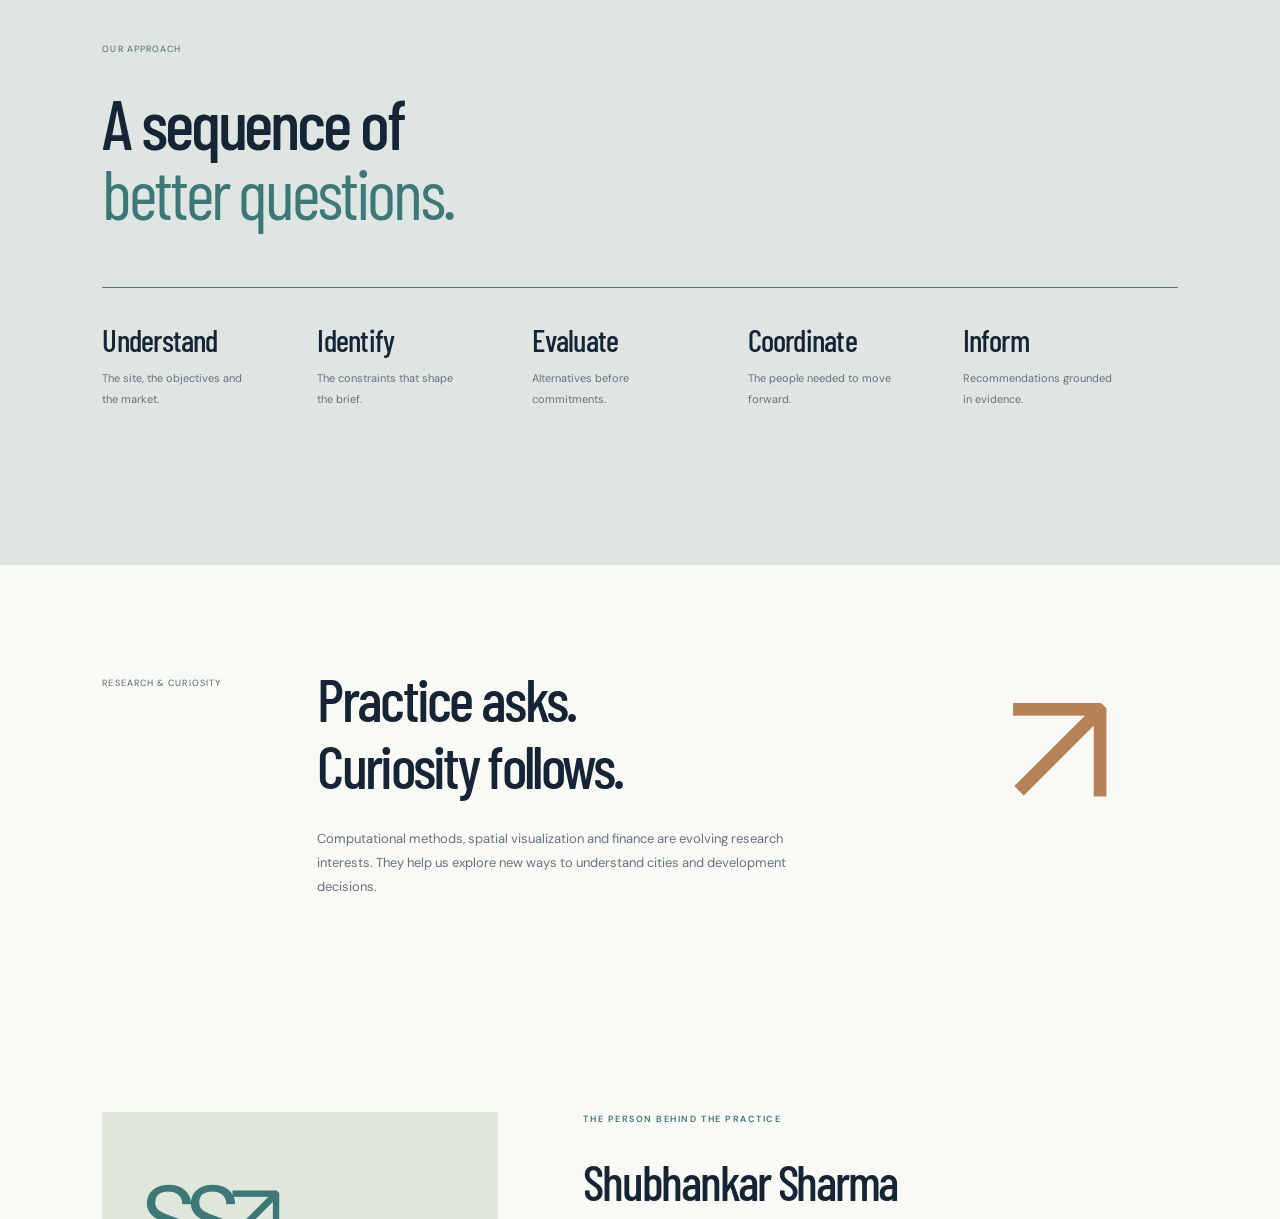
<file: privacy/index.html>
<!doctype html>
<html lang="en">
<head>
<!-- Google tag (gtag.js) -->
<script async src="https://www.googletagmanager.com/gtag/js?id=G-GMKGJLY7GL"></script>
<script>
  window.dataLayer = window.dataLayer || [];
  function gtag(){dataLayer.push(arguments);}
  gtag('js', new Date());
  gtag('config', 'G-GMKGJLY7GL', {send_page_view: false});
</script>
<meta charset="UTF-8">
<meta name="viewport" content="width=device-width, initial-scale=1">
<meta name="theme-color" content="#152536">
<title>URPAC — Planning, Development &amp; Investment Advisory</title>
<meta name="description" content="Planning, development feasibility and investment analysis from an independent Indian studio.">
<link rel="icon" type="image/svg+xml" href="/favicon.svg">
<link rel="stylesheet" href="/css/style.css">
<link rel="canonical" href="https://urpac.shubhankarsharma.com/">
<meta property="og:title" content="URPAC — Planning, Development &amp; Investment Advisory">
<meta property="og:description" content="Planning, development feasibility and investment analysis from an independent Indian studio.">
<meta property="og:type" content="website">
<meta property="og:url" content="https://urpac.shubhankarsharma.com/">
<meta property="og:image" content="https://urpac.shubhankarsharma.com/assets/social.svg">
<meta name="robots" content="index,follow">
<meta http-equiv="refresh" content="0; url=/#privacy">
<script defer src="/js/main.js"></script>
</head>
<body>
<div id="root"><a class="skip" href="#main">Skip to content</a><header class="studio-header simple-header"><a href="/" class="studio-wordmark">URPAC<span class="masthead-dot">↗</span></a><nav aria-label="Main navigation" class="simple-nav"><a href="/#studio" class="">Studio</a><a href="/#expertise" class="">Expertise</a><a href="/#founder" class="">Founder</a><a href="/#contact" class="">Let’s talk <svg xmlns="http://www.w3.org/2000/svg" width="15" height="15" viewBox="0 0 24 24" fill="none" stroke="currentColor" stroke-width="2" stroke-linecap="round" stroke-linejoin="round" class="lucide lucide-arrow-up-right"><path d="M7 7h10v10"></path><path d="M7 17 17 7"></path></svg></a></nav></header><main id="main"><section class="studio-hero"><div class="sheet-corner"></div><div class="studio-hero-main"><div><p class="eyebrow">PLANNING, DEVELOPMENT &amp; INVESTMENT ADVISORY</p><h1>PLANNING<br/>PLACES.<br/><span>INFORMING<br/>DECISIONS.</span></h1><p>Evaluating opportunities through the connected perspectives of urban planning, development feasibility and project investment.</p><a href="/#expertise" class="action">Explore the practice<svg xmlns="http://www.w3.org/2000/svg" width="17" height="17" viewBox="0 0 24 24" fill="none" stroke="currentColor" stroke-width="2" stroke-linecap="round" stroke-linejoin="round" class="lucide lucide-arrow-up-right"><path d="M7 7h10v10"></path><path d="M7 17 17 7"></path></svg></a></div><div class="studio-drawing"><div class="urban-map map-built-form"><div class="map-top"></div><svg viewBox="0 0 620 520" role="img" aria-label="Illustrative urban diagram showing built form, not a real location"><defs><pattern id="grid-blocksi" width="26" height="26" patternUnits="userSpaceOnUse"><path d="M26 0H0V26" fill="none" stroke="#d8ddd7" stroke-width=".5"></path></pattern></defs><rect width="620" height="520" fill="url(#grid-blocksi)"></rect><g transform="translate(50 20) rotate(-22 280 250)"><path d="M350 -30C280 70 430 170 350 300S440 470 370 560" stroke="#a9c5c5" stroke-width="45" fill="none"></path><path d="M-50 200H620M230 -40V580M-40 390H650M70 -60V600" stroke="#faf9f5" stroke-width="20"></path><path d="M-50 200H620M230 -40V580" stroke="#b5bcb5" stroke-width="1" stroke-dasharray="4 5"></path><g class="map-parcels" stroke="#a9b3a6" stroke-width="1.5" fill="#d7ddd0"><rect x="89" y="20" width="122" height="159"></rect><rect x="89" y="222" width="122" height="148"></rect><rect x="250" y="222" width="75" height="148"></rect><rect x="90" y="412" width="120" height="115"></rect><rect x="420" y="223" width="100" height="147"></rect><rect x="250" y="25" width="73" height="155"></rect><rect x="420" y="24" width="99" height="155"></rect></g><g class="map-buildings" fill="#f7f5ed" stroke="#596e69" stroke-width="1.3"><g><rect x="107" y="40" width="36" height="60" fill="#bac4ba" stroke="none"></rect><rect x="102" y="34" width="36" height="60"></rect><path d="M108 41h24" stroke="#c2c9bc"></path></g><g><rect x="156" y="41" width="43" height="60" fill="#bac4ba" stroke="none"></rect><rect x="151" y="35" width="43" height="60"></rect><path d="M157 42h31" stroke="#c2c9bc"></path></g><g><rect x="110" y="119" width="88" height="46" fill="#bac4ba" stroke="none"></rect><rect x="105" y="113" width="88" height="46"></rect><path d="M111 120h76" stroke="#c2c9bc"></path></g><g><rect x="107" y="244" width="40" height="70" fill="#bac4ba" stroke="none"></rect><rect x="102" y="238" width="40" height="70"></rect><path d="M108 245h28" stroke="#c2c9bc"></path></g><g><rect x="162" y="244" width="35" height="70" fill="#bac4ba" stroke="none"></rect><rect x="157" y="238" width="35" height="70"></rect><path d="M163 245h23" stroke="#c2c9bc"></path></g><g><rect x="108" y="329" width="90" height="31" fill="#bac4ba" stroke="none"></rect><rect x="103" y="323" width="90" height="31"></rect><path d="M109 330h78" stroke="#c2c9bc"></path></g><g><rect x="267" y="243" width="45" height="113" fill="#bac4ba" stroke="none"></rect><rect x="262" y="237" width="45" height="113"></rect><path d="M268 244h33" stroke="#c2c9bc"></path></g><g><rect x="110" y="436" width="90" height="70" fill="#bac4ba" stroke="none"></rect><rect x="105" y="430" width="90" height="70"></rect><path d="M111 437h78" stroke="#c2c9bc"></path></g><g><rect x="441" y="46" width="30" height="120" fill="#bac4ba" stroke="none"></rect><rect x="436" y="40" width="30" height="120"></rect><path d="M442 47h18" stroke="#c2c9bc"></path></g><g><rect x="485" y="46" width="24" height="80" fill="#bac4ba" stroke="none"></rect><rect x="480" y="40" width="24" height="80"></rect><path d="M486 47h12" stroke="#c2c9bc"></path></g><g><rect x="440" y="246" width="68" height="48" fill="#bac4ba" stroke="none"></rect><rect x="435" y="240" width="68" height="48"></rect><path d="M441 247h56" stroke="#c2c9bc"></path></g><g><rect x="441" y="313" width="66" height="45" fill="#bac4ba" stroke="none"></rect><rect x="436" y="307" width="66" height="45"></rect><path d="M442 314h54" stroke="#c2c9bc"></path></g><g><rect x="265" y="46" width="45" height="56" fill="#bac4ba" stroke="none"></rect><rect x="260" y="40" width="45" height="56"></rect><path d="M266 47h33" stroke="#c2c9bc"></path></g><g><rect x="266" y="121" width="44" height="48" fill="#bac4ba" stroke="none"></rect><rect x="261" y="115" width="44" height="48"></rect><path d="M267 122h32" stroke="#c2c9bc"></path></g></g><g fill="#7b9b7b"><circle cx="40" cy="70" r="13" opacity=".65"></circle><circle cx="30" cy="110" r="13" opacity=".65"></circle><circle cx="35" cy="150" r="13" opacity=".65"></circle><circle cx="550" cy="245" r="13" opacity=".65"></circle><circle cx="550" cy="280" r="13" opacity=".65"></circle><circle cx="550" cy="320" r="13" opacity=".65"></circle><circle cx="275" cy="435" r="13" opacity=".65"></circle><circle cx="295" cy="460" r="13" opacity=".65"></circle><circle cx="270" cy="490" r="13" opacity=".65"></circle></g><g class="connection-lines" stroke="#b78259" stroke-width="3" fill="#faf8f2"><path d="M50 200H230V390H540" fill="none" stroke-dasharray="7 6"></path><circle cx="70" cy="200" r="8"></circle><circle cx="230" cy="200" r="8"></circle><circle cx="230" cy="390" r="8"></circle><circle cx="430" cy="390" r="8"></circle></g><rect x="80" y="14" width="138" height="169" fill="none" stroke="#b78259" stroke-width="2" stroke-dasharray="6 4"></rect></g><g fill="#344d4e" font-family="Arial" font-size="10"><text x="65" y="455">LAND</text><text x="276" y="440">MOVEMENT</text><text x="476" y="170">CONTEXT</text><text x="559" y="48">N</text><path d="M563 56l-5 20 5-5 5 5z"></path></g></svg><div class="map-controls" aria-label="Diagram layers"><button aria-pressed="true">Built form</button><button aria-pressed="false">Land use</button><button aria-pressed="false">Connections</button></div><div class="map-bottom"><span>URPAC STUDIO</span></div></div><p> A place is never an isolated proposition.<br/>Its context is part of its potential.</p></div></div><div class="sheet-bottom"></div></section><section id="studio" class="studio-intro section"><div class="section-ref">THE STUDIO</div><div><h2>We work where<br/>the <em>map</em> meets<br/>the <em>decision.</em></h2><div class="intro-columns"><p>URPAC is an independent planning and development advisory studio. We help developers, investors and property owners evaluate opportunities and navigate the spatial, financial and regulatory questions around them.</p><div><p>Founded in India in 2020, the practice has developed through smaller development assignments, feasibility work and stakeholder coordination.</p><a href="/#founder" class="text-link">Meet the founder<svg xmlns="http://www.w3.org/2000/svg" width="18" height="18" viewBox="0 0 24 24" fill="none" stroke="currentColor" stroke-width="2" stroke-linecap="round" stroke-linejoin="round" class="lucide lucide-arrow-up-right"><path d="M7 7h10v10"></path><path d="M7 17 17 7"></path></svg></a></div></div></div></section><section id="expertise" class="section studio-expertise"><div class="section-ref">EXPERTISE</div><div class="expertise-index"><h2>One project.<br/>Multiple perspectives.</h2><details><summary><h3>Planning &amp; development</h3><span class="expand-sign">+</span></summary><div class="expertise-expanded"><p>Understand the possibilities of a site and connect them with a considered development strategy.</p><div><ul><li>Site and land-use evaluation</li><li>Development alternatives and spatial priorities</li><li>Project coordination and development guidance</li></ul><p class="small">Engagement scope is shaped by the site, objectives and applicable local framework.</p></div></div></details><details><summary><h3>Feasibility &amp; markets</h3><span class="expand-sign">+</span></summary><div class="expertise-expanded"><p>Test development ideas against market demand, site conditions and project viability.</p><div><ul><li>Residential demand and market positioning</li><li>Development alternatives and feasibility studies</li><li>Project viability and cost considerations</li></ul><p class="small">Assumptions and information gaps are made explicit; a feasibility study is not a guarantee of project performance.</p></div></div></details><details><summary><h3>Development &amp; investment</h3><span class="expand-sign">+</span></summary><div class="expertise-expanded"><p>Bring project cash flows, costs and capital requirements into the same decision framework.</p><div><ul><li>Project-level cash-flow analysis</li><li>Investment feasibility and return scenarios</li><li>Cost sensitivities and capital-allocation alternatives</li></ul><p class="small">Project-level analytical work, not securities advice, brokerage or a claim of regulated investment-adviser status.</p></div></div></details><details><summary><h3>Planning &amp; regulation</h3><span class="expand-sign">+</span></summary><div class="expertise-expanded"><p>Identify relevant requirements and coordinate the information needed for a structured approvals process.</p><div><ul><li>Zoning and land-use interpretation</li><li>Development permission and compliance assessment</li><li>Coordination with relevant planning authorities</li></ul><p class="small">Requirements depend on jurisdiction and current rules. Permit decisions remain with the relevant authorities; approvals are not guaranteed.</p></div></div></details><details><summary><h3>Strategy &amp; coordination</h3><span class="expand-sign">+</span></summary><div class="expertise-expanded"><p>Align developers, property owners and professional teams around a workable project direction.</p><div><ul><li>Project objectives and development priorities</li><li>Coordination with architects, consultants and owners</li><li>Alignment of market, financial and regulatory considerations</li></ul><p class="small">The studio works alongside appropriately qualified professionals according to each engagement.</p></div></div></details><details><summary><h3>Urban data &amp; exploration</h3><span class="expand-sign">+</span></summary><div class="expertise-expanded"><p>Explore spatial analysis, visualization and computation as tools for asking better planning questions.</p><div><ul><li>Exploratory spatial analysis and visualization</li><li>Development scenarios and planning-tool prototypes</li><li>Independent computational research</li></ul><p class="small">An evolving exploratory research direction, not a record of completed commercial computational engagements.</p></div></div></details></div></section><section id="work" class="section studio-work"><div class="work-title"><div class="section-ref">DEVELOPMENT CONTEXT</div><h2>Practical questions.<br/>A grounded perspective.</h2><a href="/#contact" class="text-link">Discuss a project<svg xmlns="http://www.w3.org/2000/svg" width="18" height="18" viewBox="0 0 24 24" fill="none" stroke="currentColor" stroke-width="2" stroke-linecap="round" stroke-linejoin="round" class="lucide lucide-arrow-up-right"><path d="M7 7h10v10"></path><path d="M7 17 17 7"></path></svg></a></div><div class="three-col"><div><h3>Residential development</h3><p>Understanding housing demand, site conditions and the development alternatives available to a project.</p></div><div><h3>Feasibility &amp; positioning</h3><p>Connecting market conditions with cost assumptions, project viability and a considered development strategy.</p></div><div><h3>Planning coordination</h3><p>Bringing developers and professional teams together around relevant requirements and the next decision.</p></div></div></section><section id="approach" class="studio-process section"><div class="section-ref">OUR APPROACH</div><h2>A sequence of<br/><em>better questions.</em></h2><div class="process-line"><div><h3>Understand</h3><p>The site, the objectives and the market.</p></div><div><h3>Identify</h3><p>The constraints that shape the brief.</p></div><div><h3>Evaluate</h3><p>Alternatives before commitments.</p></div><div><h3>Coordinate</h3><p>The people needed to move forward.</p></div><div><h3>Inform</h3><p>Recommendations grounded in evidence.</p></div></div></section><section id="research" class="studio-fieldnote section"><p class="section-ref">RESEARCH &amp; CURIOSITY</p><div><h2>Practice asks.<br/>Curiosity follows.</h2><p>Computational methods, spatial visualization and finance are evolving research interests. They help us explore new ways to understand cities and development decisions.</p></div><span class="fieldnote-mark" aria-hidden="true">↗</span></section><section id="founder" class="section founder"><div class="founder-panel"><div class="founder-mark">SS<span>↗</span></div><p>SHUBHANKAR SHARMA<br/>FOUNDER, URPAC</p></div><div><p class="eyebrow">THE PERSON BEHIND THE PRACTICE</p><h2>Shubhankar Sharma</h2><p class="lead">A planning foundation.<br/>An analytical outlook.</p><p>Shubhankar founded URPAC in 2020 following a master’s degree in Urban and Regional Planning at Virginia Tech. His background in planning informs the studio’s approach to land, development feasibility and project investment decisions.</p><p>His work connects site context, market positioning and stakeholder coordination. Independent interests in urban data, computation and finance continue to shape the questions he explores.</p><div class="founder-links"><a class="text-link" href="https://shubhankarsharma.com/" target="_blank" rel="noopener noreferrer">Founder’s website <svg xmlns="http://www.w3.org/2000/svg" width="17" height="17" viewBox="0 0 24 24" fill="none" stroke="currentColor" stroke-width="2" stroke-linecap="round" stroke-linejoin="round" class="lucide lucide-arrow-up-right"><path d="M7 7h10v10"></path><path d="M7 17 17 7"></path></svg></a><a class="text-link" href="https://shubhankarsharma.com/portfolio/" target="_blank" rel="noopener noreferrer">View personal portfolio <svg xmlns="http://www.w3.org/2000/svg" width="17" height="17" viewBox="0 0 24 24" fill="none" stroke="currentColor" stroke-width="2" stroke-linecap="round" stroke-linejoin="round" class="lucide lucide-arrow-up-right"><path d="M7 7h10v10"></path><path d="M7 17 17 7"></path></svg></a></div></div></section><section id="contact" class="section contact-simple"><div><p class="eyebrow">START A CONVERSATION</p><h2>A site. An idea.<br/><em>A next step.</em></h2></div><div><p>Have a development question or a potential collaboration? Connect with Shubhankar through his personal website.</p><a class="action" href="https://shubhankarsharma.com/" target="_blank" rel="noopener noreferrer">Connect with Shubhankar <svg xmlns="http://www.w3.org/2000/svg" width="17" height="17" viewBox="0 0 24 24" fill="none" stroke="currentColor" stroke-width="2" stroke-linecap="round" stroke-linejoin="round" class="lucide lucide-arrow-up-right"><path d="M7 7h10v10"></path><path d="M7 17 17 7"></path></svg></a><p class="contact-caption">You’ll continue to shubhankarsharma.com.</p></div></section></main><footer class="studio-footer"><div class="footer-sheet-head"><span>INDIA · EST. 2020</span></div><div class="studio-footer-grid"><div><p class="eyebrow">CONNECTED PERSPECTIVES</p><a href="/#contact" class="footer-question">Places with potential.<br/>Decisions with context. <svg xmlns="http://www.w3.org/2000/svg" width="30" height="30" viewBox="0 0 24 24" fill="none" stroke="currentColor" stroke-width="2" stroke-linecap="round" stroke-linejoin="round" class="lucide lucide-arrow-up-right"><path d="M7 7h10v10"></path><path d="M7 17 17 7"></path></svg></a></div><div class="studio-footer-index"><p class="eyebrow">EXPLORE</p><a href="/#studio" class="">The studio</a><a href="/#expertise" class="">Expertise</a><a href="/#approach" class="">Our approach</a><a href="/#founder" class="">The founder</a></div><div class="studio-footer-note"><p class="eyebrow">SHUBHANKAR SHARMA</p><p>Founder, URPAC</p><a href="https://shubhankarsharma.com/">Personal website ↗</a><br/><br/><a href="https://shubhankarsharma.com/portfolio/">Personal portfolio ↗</a></div></div><a href="/" class="footer-masthead">URPAC<span>↗</span></a><div class="footer-notices"><details id="privacy"><summary>Privacy</summary><p>This website uses Google Analytics to understand visits and website usage. Google Analytics may use cookies and collect page views, interactions, and device and browser information. This website has no enquiry form. External links take you to websites with their own privacy practices. Google Fonts receives technical request information when fonts load; the hosting provider may retain access logs. Learn more in <a href="https://policies.google.com/privacy" target="_blank" rel="noopener noreferrer">Google’s Privacy Policy</a>.</p></details><details id="scope"><summary>Professional scope</summary><p>URPAC provides project-level planning and development analysis. Financial scenarios are not guaranteed returns or securities advice. Regulatory decisions remain with the relevant authorities. The urban diagram is schematic; the linked portfolio is Shubhankar Sharma’s personal work.</p></details></div><div class="studio-footer-bottom"><span data-copyright>© 2026 URPAC</span><span>PLANNING / DEVELOPMENT / INVESTMENT</span><a href="#main">Back to top ↑</a></div></footer></div>
</body>
</html>
</file>
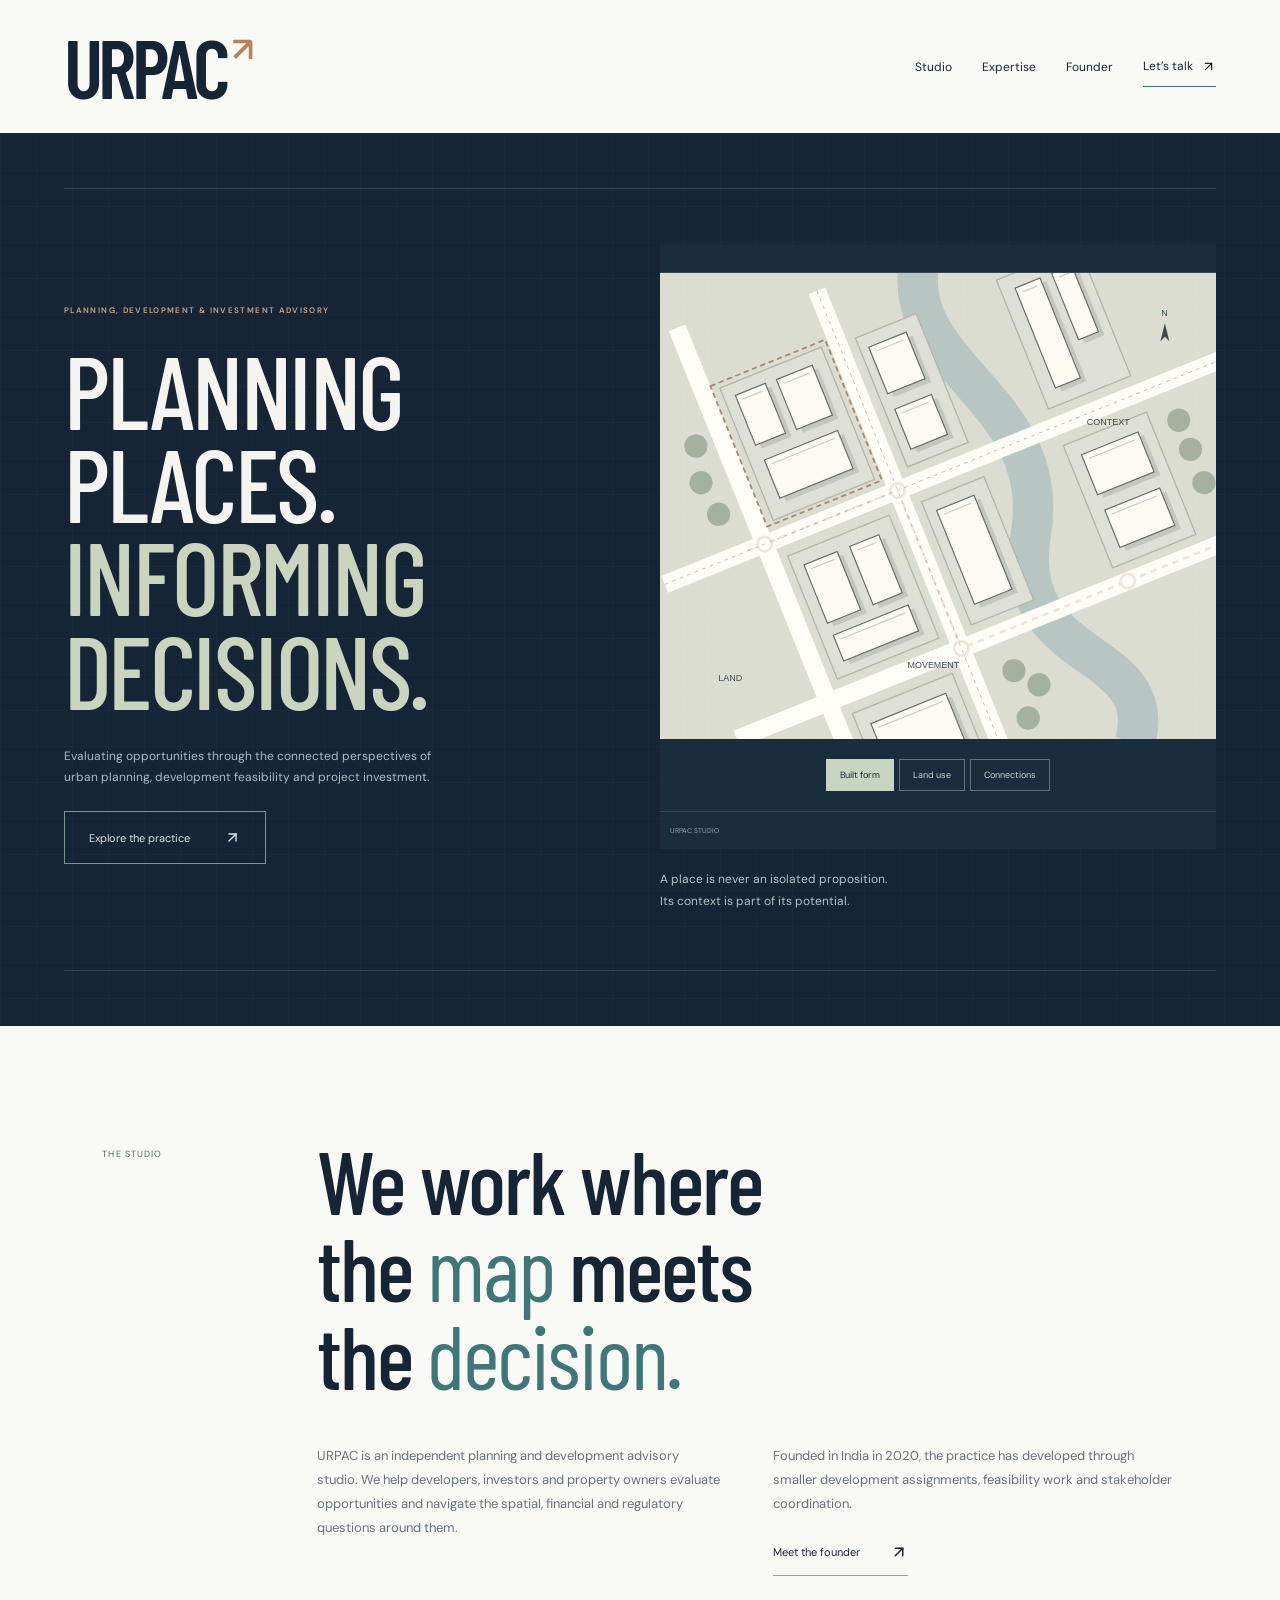
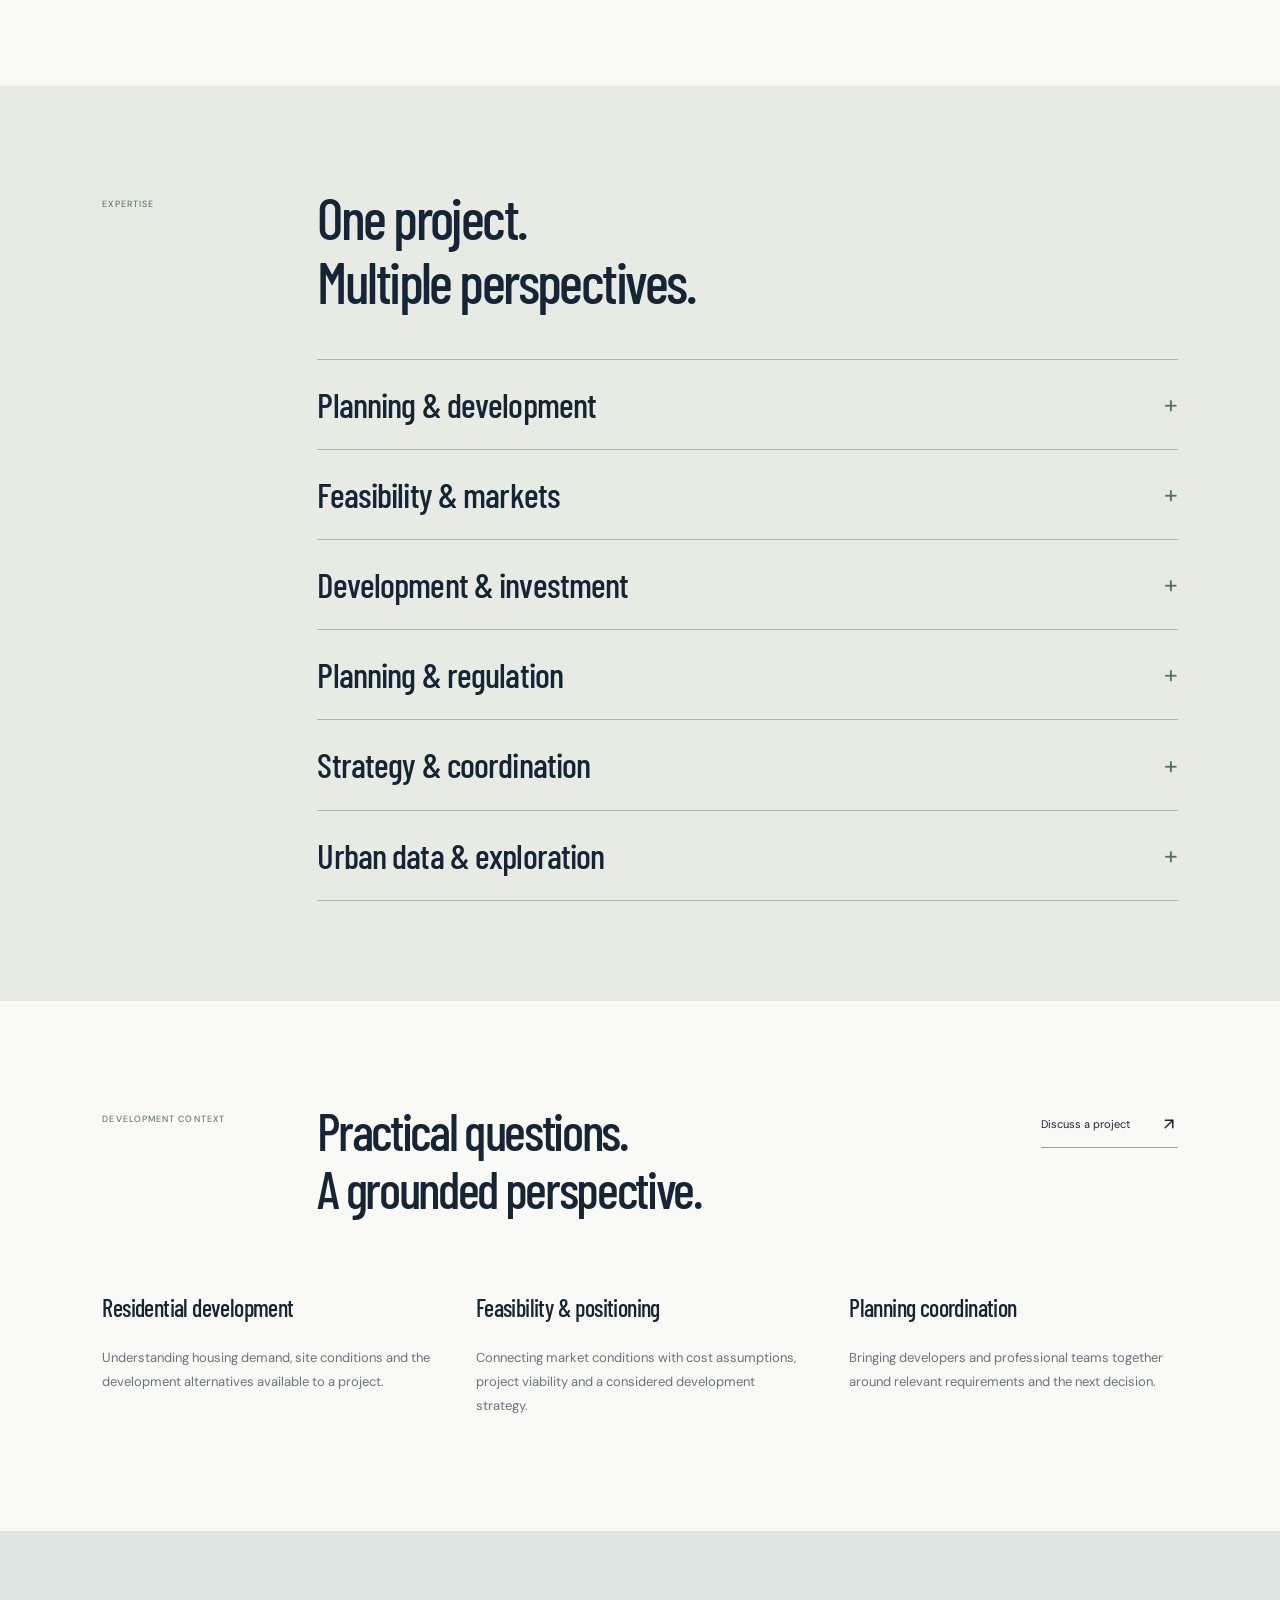
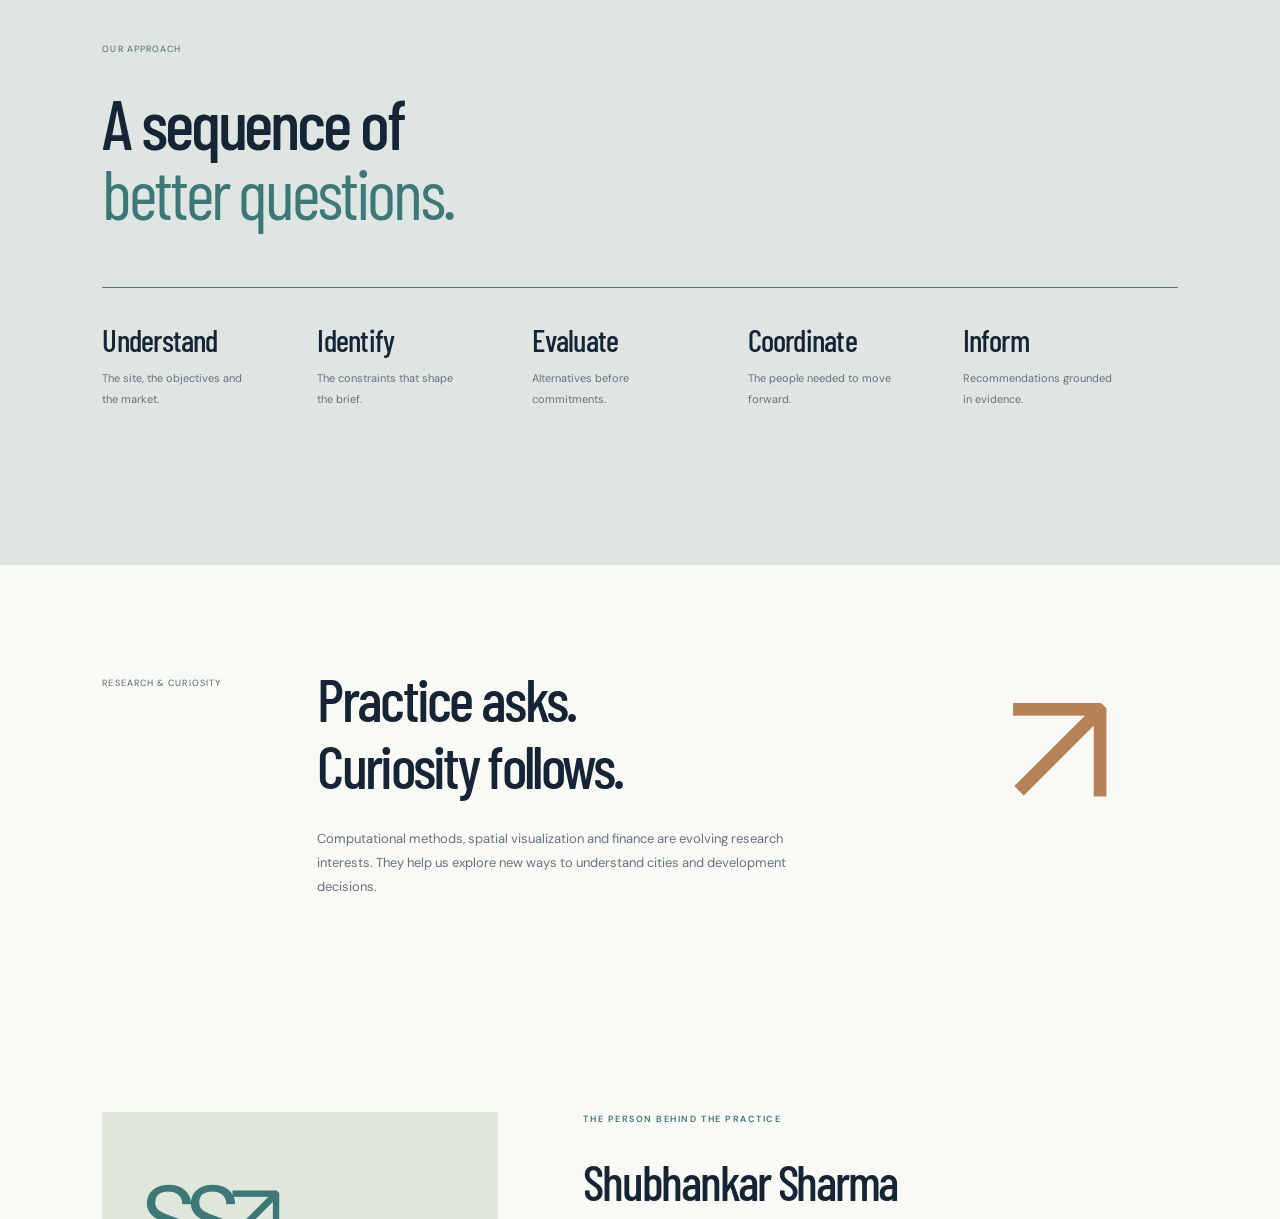
<file: projects/index.html>
<!doctype html>
<html lang="en">
<head>
<!-- Google tag (gtag.js) -->
<script async src="https://www.googletagmanager.com/gtag/js?id=G-GMKGJLY7GL"></script>
<script>
  window.dataLayer = window.dataLayer || [];
  function gtag(){dataLayer.push(arguments);}
  gtag('js', new Date());
  gtag('config', 'G-GMKGJLY7GL', {send_page_view: false});
</script>
<meta charset="UTF-8">
<meta name="viewport" content="width=device-width, initial-scale=1">
<meta name="theme-color" content="#152536">
<title>URPAC — Planning, Development &amp; Investment Advisory</title>
<meta name="description" content="Planning, development feasibility and investment analysis from an independent Indian studio.">
<link rel="icon" type="image/svg+xml" href="/favicon.svg">
<link rel="stylesheet" href="/css/style.css">
<link rel="canonical" href="https://urpac.shubhankarsharma.com/">
<meta property="og:title" content="URPAC — Planning, Development &amp; Investment Advisory">
<meta property="og:description" content="Planning, development feasibility and investment analysis from an independent Indian studio.">
<meta property="og:type" content="website">
<meta property="og:url" content="https://urpac.shubhankarsharma.com/">
<meta property="og:image" content="https://urpac.shubhankarsharma.com/assets/social.svg">
<meta name="robots" content="index,follow">
<meta http-equiv="refresh" content="0; url=/#work">
<script defer src="/js/main.js"></script>
</head>
<body>
<div id="root"><a class="skip" href="#main">Skip to content</a><header class="studio-header simple-header"><a href="/" class="studio-wordmark">URPAC<span class="masthead-dot">↗</span></a><nav aria-label="Main navigation" class="simple-nav"><a href="/#studio" class="">Studio</a><a href="/#expertise" class="">Expertise</a><a href="/#founder" class="">Founder</a><a href="/#contact" class="">Let’s talk <svg xmlns="http://www.w3.org/2000/svg" width="15" height="15" viewBox="0 0 24 24" fill="none" stroke="currentColor" stroke-width="2" stroke-linecap="round" stroke-linejoin="round" class="lucide lucide-arrow-up-right"><path d="M7 7h10v10"></path><path d="M7 17 17 7"></path></svg></a></nav></header><main id="main"><section class="studio-hero"><div class="sheet-corner"></div><div class="studio-hero-main"><div><p class="eyebrow">PLANNING, DEVELOPMENT &amp; INVESTMENT ADVISORY</p><h1>PLANNING<br/>PLACES.<br/><span>INFORMING<br/>DECISIONS.</span></h1><p>Evaluating opportunities through the connected perspectives of urban planning, development feasibility and project investment.</p><a href="/#expertise" class="action">Explore the practice<svg xmlns="http://www.w3.org/2000/svg" width="17" height="17" viewBox="0 0 24 24" fill="none" stroke="currentColor" stroke-width="2" stroke-linecap="round" stroke-linejoin="round" class="lucide lucide-arrow-up-right"><path d="M7 7h10v10"></path><path d="M7 17 17 7"></path></svg></a></div><div class="studio-drawing"><div class="urban-map map-built-form"><div class="map-top"></div><svg viewBox="0 0 620 520" role="img" aria-label="Illustrative urban diagram showing built form, not a real location"><defs><pattern id="grid-blocksi" width="26" height="26" patternUnits="userSpaceOnUse"><path d="M26 0H0V26" fill="none" stroke="#d8ddd7" stroke-width=".5"></path></pattern></defs><rect width="620" height="520" fill="url(#grid-blocksi)"></rect><g transform="translate(50 20) rotate(-22 280 250)"><path d="M350 -30C280 70 430 170 350 300S440 470 370 560" stroke="#a9c5c5" stroke-width="45" fill="none"></path><path d="M-50 200H620M230 -40V580M-40 390H650M70 -60V600" stroke="#faf9f5" stroke-width="20"></path><path d="M-50 200H620M230 -40V580" stroke="#b5bcb5" stroke-width="1" stroke-dasharray="4 5"></path><g class="map-parcels" stroke="#a9b3a6" stroke-width="1.5" fill="#d7ddd0"><rect x="89" y="20" width="122" height="159"></rect><rect x="89" y="222" width="122" height="148"></rect><rect x="250" y="222" width="75" height="148"></rect><rect x="90" y="412" width="120" height="115"></rect><rect x="420" y="223" width="100" height="147"></rect><rect x="250" y="25" width="73" height="155"></rect><rect x="420" y="24" width="99" height="155"></rect></g><g class="map-buildings" fill="#f7f5ed" stroke="#596e69" stroke-width="1.3"><g><rect x="107" y="40" width="36" height="60" fill="#bac4ba" stroke="none"></rect><rect x="102" y="34" width="36" height="60"></rect><path d="M108 41h24" stroke="#c2c9bc"></path></g><g><rect x="156" y="41" width="43" height="60" fill="#bac4ba" stroke="none"></rect><rect x="151" y="35" width="43" height="60"></rect><path d="M157 42h31" stroke="#c2c9bc"></path></g><g><rect x="110" y="119" width="88" height="46" fill="#bac4ba" stroke="none"></rect><rect x="105" y="113" width="88" height="46"></rect><path d="M111 120h76" stroke="#c2c9bc"></path></g><g><rect x="107" y="244" width="40" height="70" fill="#bac4ba" stroke="none"></rect><rect x="102" y="238" width="40" height="70"></rect><path d="M108 245h28" stroke="#c2c9bc"></path></g><g><rect x="162" y="244" width="35" height="70" fill="#bac4ba" stroke="none"></rect><rect x="157" y="238" width="35" height="70"></rect><path d="M163 245h23" stroke="#c2c9bc"></path></g><g><rect x="108" y="329" width="90" height="31" fill="#bac4ba" stroke="none"></rect><rect x="103" y="323" width="90" height="31"></rect><path d="M109 330h78" stroke="#c2c9bc"></path></g><g><rect x="267" y="243" width="45" height="113" fill="#bac4ba" stroke="none"></rect><rect x="262" y="237" width="45" height="113"></rect><path d="M268 244h33" stroke="#c2c9bc"></path></g><g><rect x="110" y="436" width="90" height="70" fill="#bac4ba" stroke="none"></rect><rect x="105" y="430" width="90" height="70"></rect><path d="M111 437h78" stroke="#c2c9bc"></path></g><g><rect x="441" y="46" width="30" height="120" fill="#bac4ba" stroke="none"></rect><rect x="436" y="40" width="30" height="120"></rect><path d="M442 47h18" stroke="#c2c9bc"></path></g><g><rect x="485" y="46" width="24" height="80" fill="#bac4ba" stroke="none"></rect><rect x="480" y="40" width="24" height="80"></rect><path d="M486 47h12" stroke="#c2c9bc"></path></g><g><rect x="440" y="246" width="68" height="48" fill="#bac4ba" stroke="none"></rect><rect x="435" y="240" width="68" height="48"></rect><path d="M441 247h56" stroke="#c2c9bc"></path></g><g><rect x="441" y="313" width="66" height="45" fill="#bac4ba" stroke="none"></rect><rect x="436" y="307" width="66" height="45"></rect><path d="M442 314h54" stroke="#c2c9bc"></path></g><g><rect x="265" y="46" width="45" height="56" fill="#bac4ba" stroke="none"></rect><rect x="260" y="40" width="45" height="56"></rect><path d="M266 47h33" stroke="#c2c9bc"></path></g><g><rect x="266" y="121" width="44" height="48" fill="#bac4ba" stroke="none"></rect><rect x="261" y="115" width="44" height="48"></rect><path d="M267 122h32" stroke="#c2c9bc"></path></g></g><g fill="#7b9b7b"><circle cx="40" cy="70" r="13" opacity=".65"></circle><circle cx="30" cy="110" r="13" opacity=".65"></circle><circle cx="35" cy="150" r="13" opacity=".65"></circle><circle cx="550" cy="245" r="13" opacity=".65"></circle><circle cx="550" cy="280" r="13" opacity=".65"></circle><circle cx="550" cy="320" r="13" opacity=".65"></circle><circle cx="275" cy="435" r="13" opacity=".65"></circle><circle cx="295" cy="460" r="13" opacity=".65"></circle><circle cx="270" cy="490" r="13" opacity=".65"></circle></g><g class="connection-lines" stroke="#b78259" stroke-width="3" fill="#faf8f2"><path d="M50 200H230V390H540" fill="none" stroke-dasharray="7 6"></path><circle cx="70" cy="200" r="8"></circle><circle cx="230" cy="200" r="8"></circle><circle cx="230" cy="390" r="8"></circle><circle cx="430" cy="390" r="8"></circle></g><rect x="80" y="14" width="138" height="169" fill="none" stroke="#b78259" stroke-width="2" stroke-dasharray="6 4"></rect></g><g fill="#344d4e" font-family="Arial" font-size="10"><text x="65" y="455">LAND</text><text x="276" y="440">MOVEMENT</text><text x="476" y="170">CONTEXT</text><text x="559" y="48">N</text><path d="M563 56l-5 20 5-5 5 5z"></path></g></svg><div class="map-controls" aria-label="Diagram layers"><button aria-pressed="true">Built form</button><button aria-pressed="false">Land use</button><button aria-pressed="false">Connections</button></div><div class="map-bottom"><span>URPAC STUDIO</span></div></div><p> A place is never an isolated proposition.<br/>Its context is part of its potential.</p></div></div><div class="sheet-bottom"></div></section><section id="studio" class="studio-intro section"><div class="section-ref">THE STUDIO</div><div><h2>We work where<br/>the <em>map</em> meets<br/>the <em>decision.</em></h2><div class="intro-columns"><p>URPAC is an independent planning and development advisory studio. We help developers, investors and property owners evaluate opportunities and navigate the spatial, financial and regulatory questions around them.</p><div><p>Founded in India in 2020, the practice has developed through smaller development assignments, feasibility work and stakeholder coordination.</p><a href="/#founder" class="text-link">Meet the founder<svg xmlns="http://www.w3.org/2000/svg" width="18" height="18" viewBox="0 0 24 24" fill="none" stroke="currentColor" stroke-width="2" stroke-linecap="round" stroke-linejoin="round" class="lucide lucide-arrow-up-right"><path d="M7 7h10v10"></path><path d="M7 17 17 7"></path></svg></a></div></div></div></section><section id="expertise" class="section studio-expertise"><div class="section-ref">EXPERTISE</div><div class="expertise-index"><h2>One project.<br/>Multiple perspectives.</h2><details><summary><h3>Planning &amp; development</h3><span class="expand-sign">+</span></summary><div class="expertise-expanded"><p>Understand the possibilities of a site and connect them with a considered development strategy.</p><div><ul><li>Site and land-use evaluation</li><li>Development alternatives and spatial priorities</li><li>Project coordination and development guidance</li></ul><p class="small">Engagement scope is shaped by the site, objectives and applicable local framework.</p></div></div></details><details><summary><h3>Feasibility &amp; markets</h3><span class="expand-sign">+</span></summary><div class="expertise-expanded"><p>Test development ideas against market demand, site conditions and project viability.</p><div><ul><li>Residential demand and market positioning</li><li>Development alternatives and feasibility studies</li><li>Project viability and cost considerations</li></ul><p class="small">Assumptions and information gaps are made explicit; a feasibility study is not a guarantee of project performance.</p></div></div></details><details><summary><h3>Development &amp; investment</h3><span class="expand-sign">+</span></summary><div class="expertise-expanded"><p>Bring project cash flows, costs and capital requirements into the same decision framework.</p><div><ul><li>Project-level cash-flow analysis</li><li>Investment feasibility and return scenarios</li><li>Cost sensitivities and capital-allocation alternatives</li></ul><p class="small">Project-level analytical work, not securities advice, brokerage or a claim of regulated investment-adviser status.</p></div></div></details><details><summary><h3>Planning &amp; regulation</h3><span class="expand-sign">+</span></summary><div class="expertise-expanded"><p>Identify relevant requirements and coordinate the information needed for a structured approvals process.</p><div><ul><li>Zoning and land-use interpretation</li><li>Development permission and compliance assessment</li><li>Coordination with relevant planning authorities</li></ul><p class="small">Requirements depend on jurisdiction and current rules. Permit decisions remain with the relevant authorities; approvals are not guaranteed.</p></div></div></details><details><summary><h3>Strategy &amp; coordination</h3><span class="expand-sign">+</span></summary><div class="expertise-expanded"><p>Align developers, property owners and professional teams around a workable project direction.</p><div><ul><li>Project objectives and development priorities</li><li>Coordination with architects, consultants and owners</li><li>Alignment of market, financial and regulatory considerations</li></ul><p class="small">The studio works alongside appropriately qualified professionals according to each engagement.</p></div></div></details><details><summary><h3>Urban data &amp; exploration</h3><span class="expand-sign">+</span></summary><div class="expertise-expanded"><p>Explore spatial analysis, visualization and computation as tools for asking better planning questions.</p><div><ul><li>Exploratory spatial analysis and visualization</li><li>Development scenarios and planning-tool prototypes</li><li>Independent computational research</li></ul><p class="small">An evolving exploratory research direction, not a record of completed commercial computational engagements.</p></div></div></details></div></section><section id="work" class="section studio-work"><div class="work-title"><div class="section-ref">DEVELOPMENT CONTEXT</div><h2>Practical questions.<br/>A grounded perspective.</h2><a href="/#contact" class="text-link">Discuss a project<svg xmlns="http://www.w3.org/2000/svg" width="18" height="18" viewBox="0 0 24 24" fill="none" stroke="currentColor" stroke-width="2" stroke-linecap="round" stroke-linejoin="round" class="lucide lucide-arrow-up-right"><path d="M7 7h10v10"></path><path d="M7 17 17 7"></path></svg></a></div><div class="three-col"><div><h3>Residential development</h3><p>Understanding housing demand, site conditions and the development alternatives available to a project.</p></div><div><h3>Feasibility &amp; positioning</h3><p>Connecting market conditions with cost assumptions, project viability and a considered development strategy.</p></div><div><h3>Planning coordination</h3><p>Bringing developers and professional teams together around relevant requirements and the next decision.</p></div></div></section><section id="approach" class="studio-process section"><div class="section-ref">OUR APPROACH</div><h2>A sequence of<br/><em>better questions.</em></h2><div class="process-line"><div><h3>Understand</h3><p>The site, the objectives and the market.</p></div><div><h3>Identify</h3><p>The constraints that shape the brief.</p></div><div><h3>Evaluate</h3><p>Alternatives before commitments.</p></div><div><h3>Coordinate</h3><p>The people needed to move forward.</p></div><div><h3>Inform</h3><p>Recommendations grounded in evidence.</p></div></div></section><section id="research" class="studio-fieldnote section"><p class="section-ref">RESEARCH &amp; CURIOSITY</p><div><h2>Practice asks.<br/>Curiosity follows.</h2><p>Computational methods, spatial visualization and finance are evolving research interests. They help us explore new ways to understand cities and development decisions.</p></div><span class="fieldnote-mark" aria-hidden="true">↗</span></section><section id="founder" class="section founder"><div class="founder-panel"><div class="founder-mark">SS<span>↗</span></div><p>SHUBHANKAR SHARMA<br/>FOUNDER, URPAC</p></div><div><p class="eyebrow">THE PERSON BEHIND THE PRACTICE</p><h2>Shubhankar Sharma</h2><p class="lead">A planning foundation.<br/>An analytical outlook.</p><p>Shubhankar founded URPAC in 2020 following a master’s degree in Urban and Regional Planning at Virginia Tech. His background in planning informs the studio’s approach to land, development feasibility and project investment decisions.</p><p>His work connects site context, market positioning and stakeholder coordination. Independent interests in urban data, computation and finance continue to shape the questions he explores.</p><div class="founder-links"><a class="text-link" href="https://shubhankarsharma.com/" target="_blank" rel="noopener noreferrer">Founder’s website <svg xmlns="http://www.w3.org/2000/svg" width="17" height="17" viewBox="0 0 24 24" fill="none" stroke="currentColor" stroke-width="2" stroke-linecap="round" stroke-linejoin="round" class="lucide lucide-arrow-up-right"><path d="M7 7h10v10"></path><path d="M7 17 17 7"></path></svg></a><a class="text-link" href="https://shubhankarsharma.com/portfolio/" target="_blank" rel="noopener noreferrer">View personal portfolio <svg xmlns="http://www.w3.org/2000/svg" width="17" height="17" viewBox="0 0 24 24" fill="none" stroke="currentColor" stroke-width="2" stroke-linecap="round" stroke-linejoin="round" class="lucide lucide-arrow-up-right"><path d="M7 7h10v10"></path><path d="M7 17 17 7"></path></svg></a></div></div></section><section id="contact" class="section contact-simple"><div><p class="eyebrow">START A CONVERSATION</p><h2>A site. An idea.<br/><em>A next step.</em></h2></div><div><p>Have a development question or a potential collaboration? Connect with Shubhankar through his personal website.</p><a class="action" href="https://shubhankarsharma.com/" target="_blank" rel="noopener noreferrer">Connect with Shubhankar <svg xmlns="http://www.w3.org/2000/svg" width="17" height="17" viewBox="0 0 24 24" fill="none" stroke="currentColor" stroke-width="2" stroke-linecap="round" stroke-linejoin="round" class="lucide lucide-arrow-up-right"><path d="M7 7h10v10"></path><path d="M7 17 17 7"></path></svg></a><p class="contact-caption">You’ll continue to shubhankarsharma.com.</p></div></section></main><footer class="studio-footer"><div class="footer-sheet-head"><span>INDIA · EST. 2020</span></div><div class="studio-footer-grid"><div><p class="eyebrow">CONNECTED PERSPECTIVES</p><a href="/#contact" class="footer-question">Places with potential.<br/>Decisions with context. <svg xmlns="http://www.w3.org/2000/svg" width="30" height="30" viewBox="0 0 24 24" fill="none" stroke="currentColor" stroke-width="2" stroke-linecap="round" stroke-linejoin="round" class="lucide lucide-arrow-up-right"><path d="M7 7h10v10"></path><path d="M7 17 17 7"></path></svg></a></div><div class="studio-footer-index"><p class="eyebrow">EXPLORE</p><a href="/#studio" class="">The studio</a><a href="/#expertise" class="">Expertise</a><a href="/#approach" class="">Our approach</a><a href="/#founder" class="">The founder</a></div><div class="studio-footer-note"><p class="eyebrow">SHUBHANKAR SHARMA</p><p>Founder, URPAC</p><a href="https://shubhankarsharma.com/">Personal website ↗</a><br/><br/><a href="https://shubhankarsharma.com/portfolio/">Personal portfolio ↗</a></div></div><a href="/" class="footer-masthead">URPAC<span>↗</span></a><div class="footer-notices"><details id="privacy"><summary>Privacy</summary><p>This website uses Google Analytics to understand visits and website usage. Google Analytics may use cookies and collect page views, interactions, and device and browser information. This website has no enquiry form. External links take you to websites with their own privacy practices. Google Fonts receives technical request information when fonts load; the hosting provider may retain access logs. Learn more in <a href="https://policies.google.com/privacy" target="_blank" rel="noopener noreferrer">Google’s Privacy Policy</a>.</p></details><details id="scope"><summary>Professional scope</summary><p>URPAC provides project-level planning and development analysis. Financial scenarios are not guaranteed returns or securities advice. Regulatory decisions remain with the relevant authorities. The urban diagram is schematic; the linked portfolio is Shubhankar Sharma’s personal work.</p></details></div><div class="studio-footer-bottom"><span data-copyright>© 2026 URPAC</span><span>PLANNING / DEVELOPMENT / INVESTMENT</span><a href="#main">Back to top ↑</a></div></footer></div>
</body>
</html>
</file>
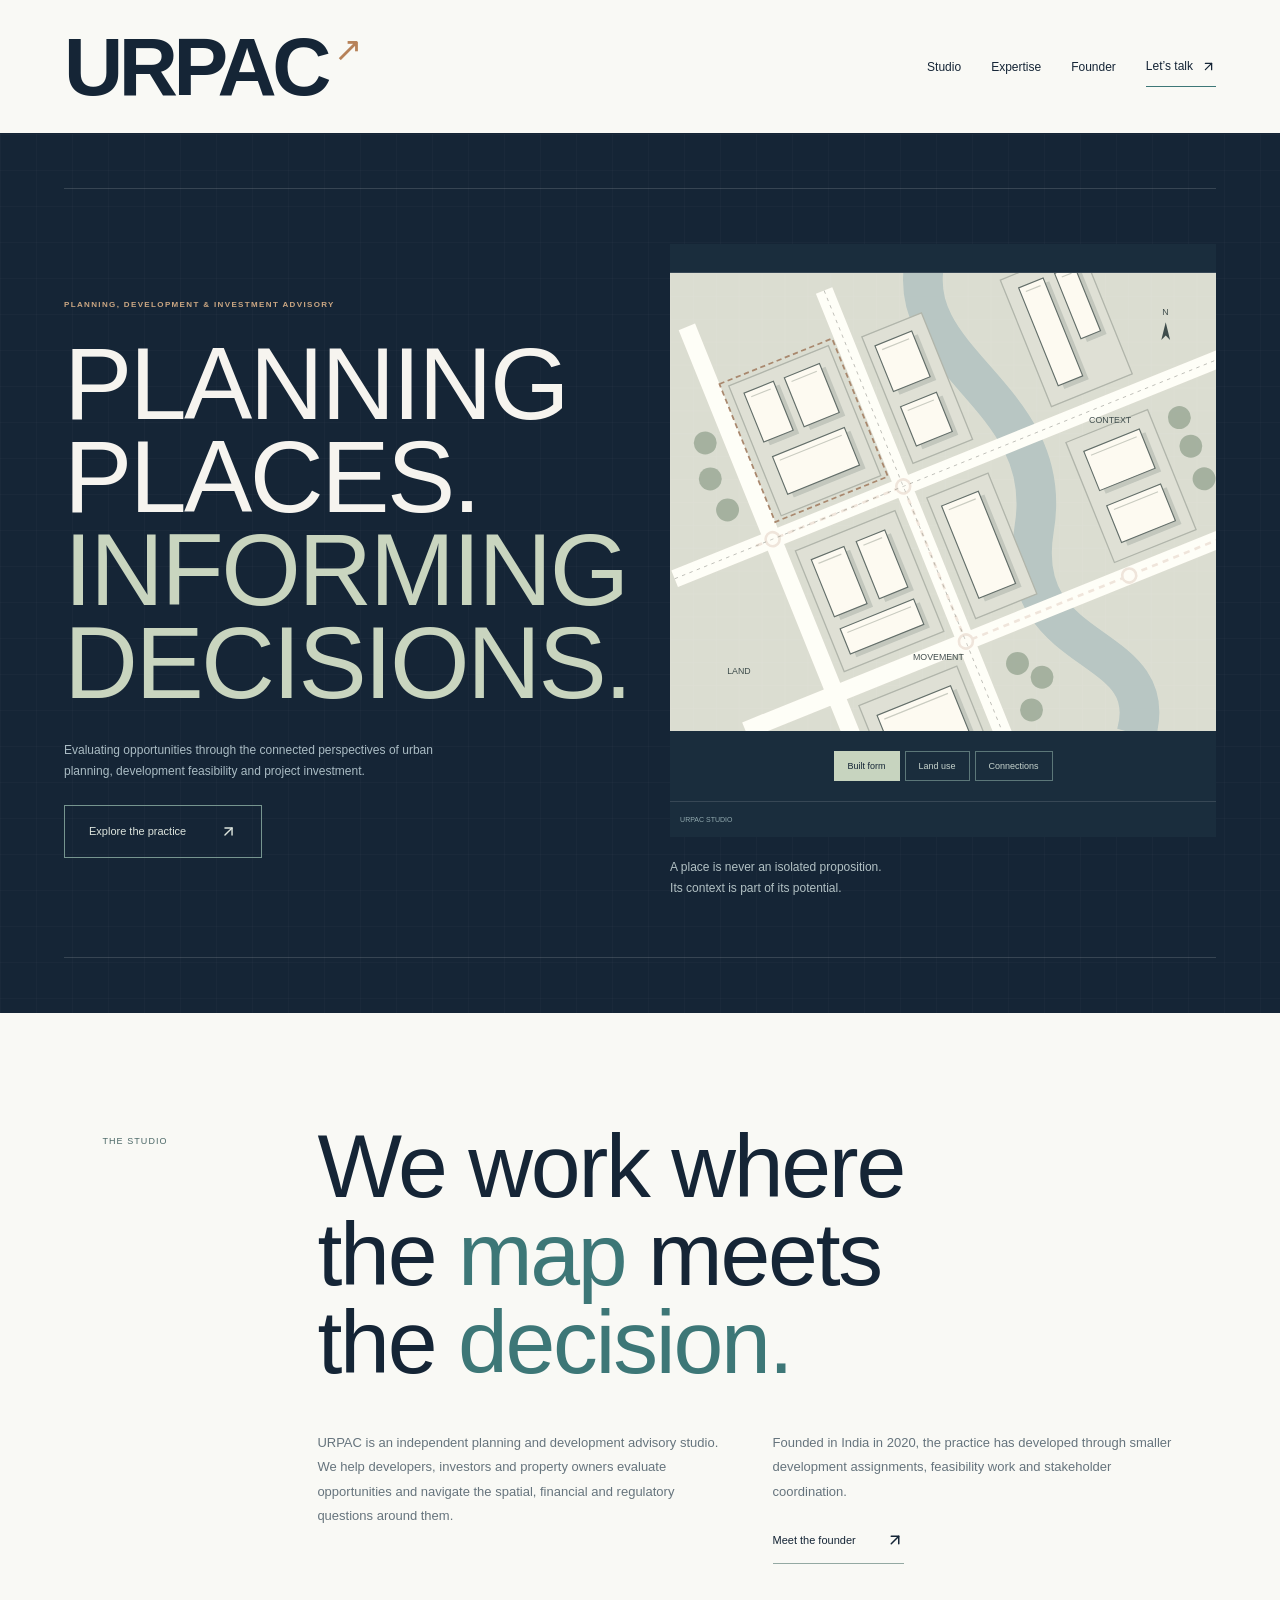
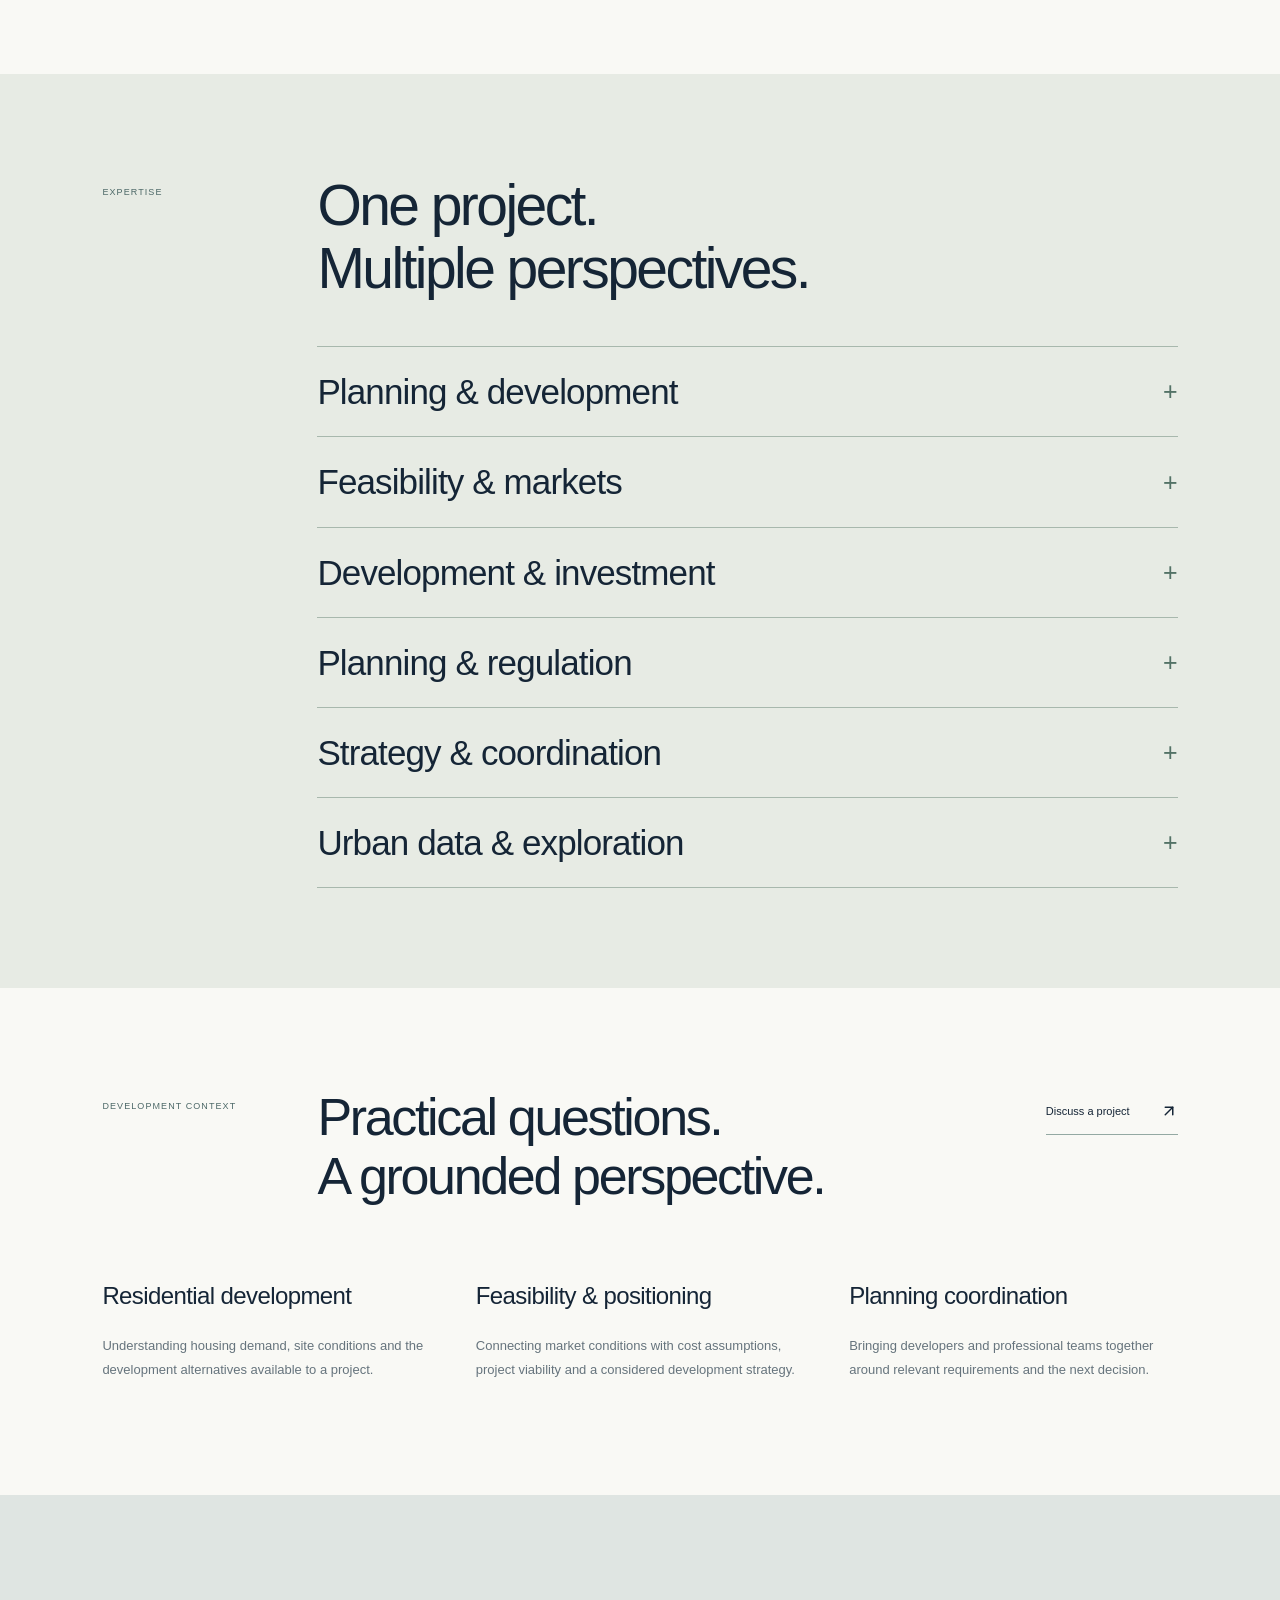
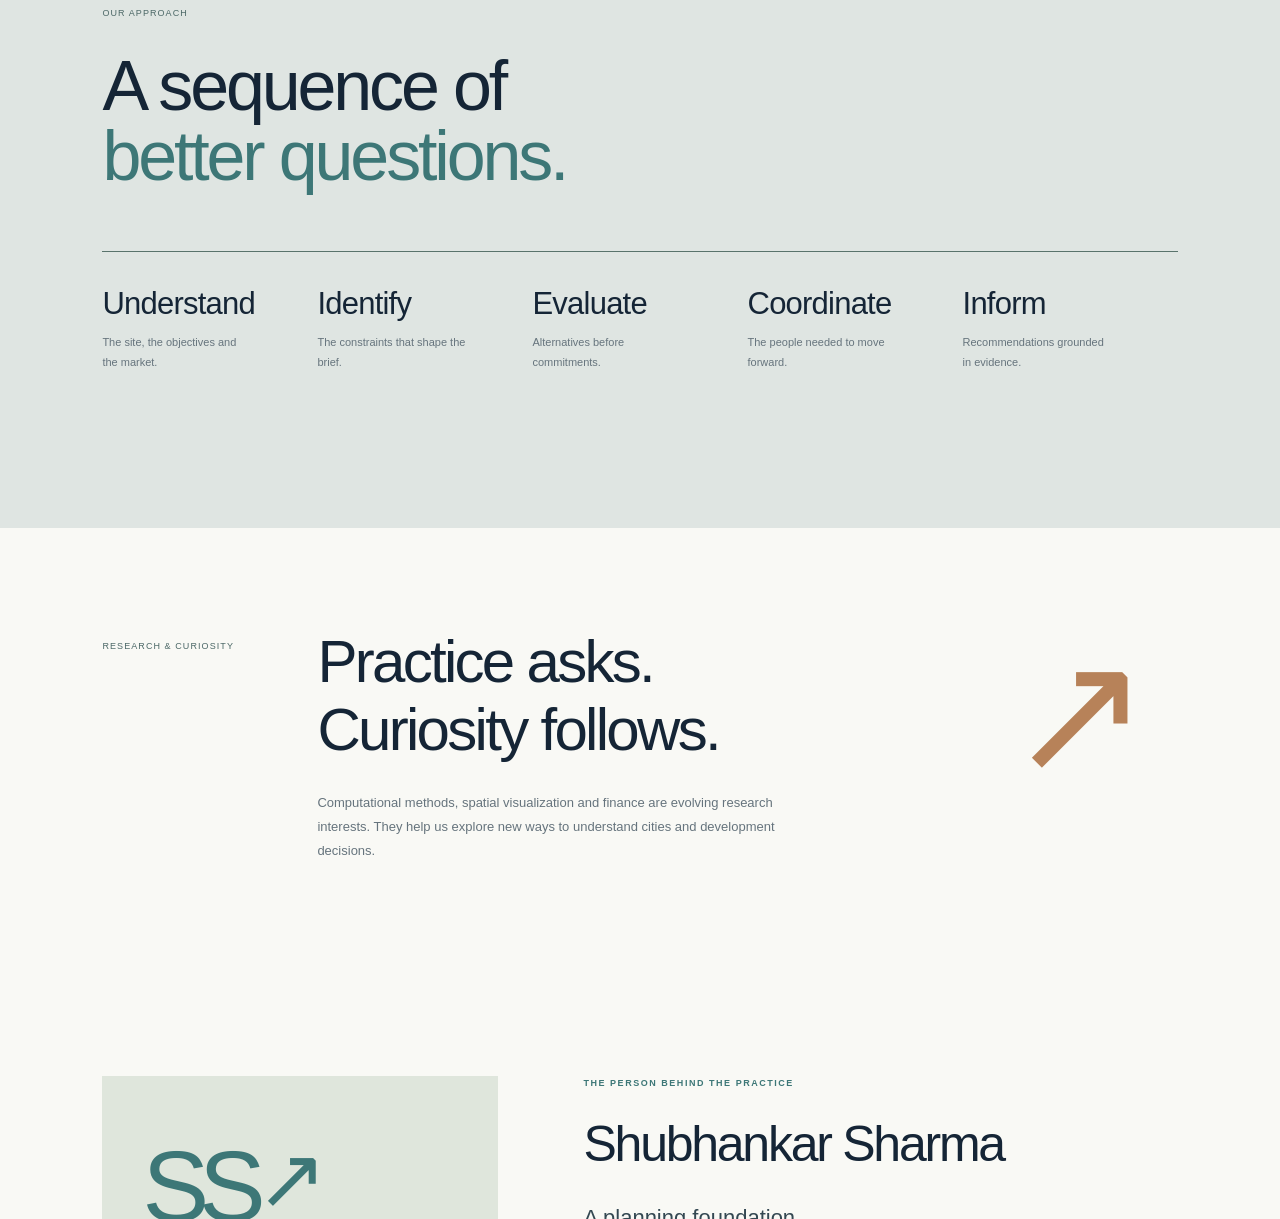
<file: services/index.html>
<!doctype html>
<html lang="en">
<head>
<!-- Google tag (gtag.js) -->
<script async src="https://www.googletagmanager.com/gtag/js?id=G-GMKGJLY7GL"></script>
<script>
  window.dataLayer = window.dataLayer || [];
  function gtag(){dataLayer.push(arguments);}
  gtag('js', new Date());
  gtag('config', 'G-GMKGJLY7GL', {send_page_view: false});
</script>
<meta charset="UTF-8">
<meta name="viewport" content="width=device-width, initial-scale=1">
<meta name="theme-color" content="#152536">
<title>URPAC — Planning, Development &amp; Investment Advisory</title>
<meta name="description" content="Planning, development feasibility and investment analysis from an independent Indian studio.">
<link rel="icon" type="image/svg+xml" href="/favicon.svg">
<link rel="stylesheet" href="/css/style.css">
<link rel="canonical" href="https://urpac.shubhankarsharma.com/">
<meta property="og:title" content="URPAC — Planning, Development &amp; Investment Advisory">
<meta property="og:description" content="Planning, development feasibility and investment analysis from an independent Indian studio.">
<meta property="og:type" content="website">
<meta property="og:url" content="https://urpac.shubhankarsharma.com/">
<meta property="og:image" content="https://urpac.shubhankarsharma.com/assets/social.svg">
<meta name="robots" content="index,follow">
<meta http-equiv="refresh" content="0; url=/#expertise">
<script defer src="/js/main.js"></script>
</head>
<body>
<div id="root"><a class="skip" href="#main">Skip to content</a><header class="studio-header simple-header"><a href="/" class="studio-wordmark">URPAC<span class="masthead-dot">↗</span></a><nav aria-label="Main navigation" class="simple-nav"><a href="/#studio" class="">Studio</a><a href="/#expertise" class="">Expertise</a><a href="/#founder" class="">Founder</a><a href="/#contact" class="">Let’s talk <svg xmlns="http://www.w3.org/2000/svg" width="15" height="15" viewBox="0 0 24 24" fill="none" stroke="currentColor" stroke-width="2" stroke-linecap="round" stroke-linejoin="round" class="lucide lucide-arrow-up-right"><path d="M7 7h10v10"></path><path d="M7 17 17 7"></path></svg></a></nav></header><main id="main"><section class="studio-hero"><div class="sheet-corner"></div><div class="studio-hero-main"><div><p class="eyebrow">PLANNING, DEVELOPMENT &amp; INVESTMENT ADVISORY</p><h1>PLANNING<br/>PLACES.<br/><span>INFORMING<br/>DECISIONS.</span></h1><p>Evaluating opportunities through the connected perspectives of urban planning, development feasibility and project investment.</p><a href="/#expertise" class="action">Explore the practice<svg xmlns="http://www.w3.org/2000/svg" width="17" height="17" viewBox="0 0 24 24" fill="none" stroke="currentColor" stroke-width="2" stroke-linecap="round" stroke-linejoin="round" class="lucide lucide-arrow-up-right"><path d="M7 7h10v10"></path><path d="M7 17 17 7"></path></svg></a></div><div class="studio-drawing"><div class="urban-map map-built-form"><div class="map-top"></div><svg viewBox="0 0 620 520" role="img" aria-label="Illustrative urban diagram showing built form, not a real location"><defs><pattern id="grid-blocksi" width="26" height="26" patternUnits="userSpaceOnUse"><path d="M26 0H0V26" fill="none" stroke="#d8ddd7" stroke-width=".5"></path></pattern></defs><rect width="620" height="520" fill="url(#grid-blocksi)"></rect><g transform="translate(50 20) rotate(-22 280 250)"><path d="M350 -30C280 70 430 170 350 300S440 470 370 560" stroke="#a9c5c5" stroke-width="45" fill="none"></path><path d="M-50 200H620M230 -40V580M-40 390H650M70 -60V600" stroke="#faf9f5" stroke-width="20"></path><path d="M-50 200H620M230 -40V580" stroke="#b5bcb5" stroke-width="1" stroke-dasharray="4 5"></path><g class="map-parcels" stroke="#a9b3a6" stroke-width="1.5" fill="#d7ddd0"><rect x="89" y="20" width="122" height="159"></rect><rect x="89" y="222" width="122" height="148"></rect><rect x="250" y="222" width="75" height="148"></rect><rect x="90" y="412" width="120" height="115"></rect><rect x="420" y="223" width="100" height="147"></rect><rect x="250" y="25" width="73" height="155"></rect><rect x="420" y="24" width="99" height="155"></rect></g><g class="map-buildings" fill="#f7f5ed" stroke="#596e69" stroke-width="1.3"><g><rect x="107" y="40" width="36" height="60" fill="#bac4ba" stroke="none"></rect><rect x="102" y="34" width="36" height="60"></rect><path d="M108 41h24" stroke="#c2c9bc"></path></g><g><rect x="156" y="41" width="43" height="60" fill="#bac4ba" stroke="none"></rect><rect x="151" y="35" width="43" height="60"></rect><path d="M157 42h31" stroke="#c2c9bc"></path></g><g><rect x="110" y="119" width="88" height="46" fill="#bac4ba" stroke="none"></rect><rect x="105" y="113" width="88" height="46"></rect><path d="M111 120h76" stroke="#c2c9bc"></path></g><g><rect x="107" y="244" width="40" height="70" fill="#bac4ba" stroke="none"></rect><rect x="102" y="238" width="40" height="70"></rect><path d="M108 245h28" stroke="#c2c9bc"></path></g><g><rect x="162" y="244" width="35" height="70" fill="#bac4ba" stroke="none"></rect><rect x="157" y="238" width="35" height="70"></rect><path d="M163 245h23" stroke="#c2c9bc"></path></g><g><rect x="108" y="329" width="90" height="31" fill="#bac4ba" stroke="none"></rect><rect x="103" y="323" width="90" height="31"></rect><path d="M109 330h78" stroke="#c2c9bc"></path></g><g><rect x="267" y="243" width="45" height="113" fill="#bac4ba" stroke="none"></rect><rect x="262" y="237" width="45" height="113"></rect><path d="M268 244h33" stroke="#c2c9bc"></path></g><g><rect x="110" y="436" width="90" height="70" fill="#bac4ba" stroke="none"></rect><rect x="105" y="430" width="90" height="70"></rect><path d="M111 437h78" stroke="#c2c9bc"></path></g><g><rect x="441" y="46" width="30" height="120" fill="#bac4ba" stroke="none"></rect><rect x="436" y="40" width="30" height="120"></rect><path d="M442 47h18" stroke="#c2c9bc"></path></g><g><rect x="485" y="46" width="24" height="80" fill="#bac4ba" stroke="none"></rect><rect x="480" y="40" width="24" height="80"></rect><path d="M486 47h12" stroke="#c2c9bc"></path></g><g><rect x="440" y="246" width="68" height="48" fill="#bac4ba" stroke="none"></rect><rect x="435" y="240" width="68" height="48"></rect><path d="M441 247h56" stroke="#c2c9bc"></path></g><g><rect x="441" y="313" width="66" height="45" fill="#bac4ba" stroke="none"></rect><rect x="436" y="307" width="66" height="45"></rect><path d="M442 314h54" stroke="#c2c9bc"></path></g><g><rect x="265" y="46" width="45" height="56" fill="#bac4ba" stroke="none"></rect><rect x="260" y="40" width="45" height="56"></rect><path d="M266 47h33" stroke="#c2c9bc"></path></g><g><rect x="266" y="121" width="44" height="48" fill="#bac4ba" stroke="none"></rect><rect x="261" y="115" width="44" height="48"></rect><path d="M267 122h32" stroke="#c2c9bc"></path></g></g><g fill="#7b9b7b"><circle cx="40" cy="70" r="13" opacity=".65"></circle><circle cx="30" cy="110" r="13" opacity=".65"></circle><circle cx="35" cy="150" r="13" opacity=".65"></circle><circle cx="550" cy="245" r="13" opacity=".65"></circle><circle cx="550" cy="280" r="13" opacity=".65"></circle><circle cx="550" cy="320" r="13" opacity=".65"></circle><circle cx="275" cy="435" r="13" opacity=".65"></circle><circle cx="295" cy="460" r="13" opacity=".65"></circle><circle cx="270" cy="490" r="13" opacity=".65"></circle></g><g class="connection-lines" stroke="#b78259" stroke-width="3" fill="#faf8f2"><path d="M50 200H230V390H540" fill="none" stroke-dasharray="7 6"></path><circle cx="70" cy="200" r="8"></circle><circle cx="230" cy="200" r="8"></circle><circle cx="230" cy="390" r="8"></circle><circle cx="430" cy="390" r="8"></circle></g><rect x="80" y="14" width="138" height="169" fill="none" stroke="#b78259" stroke-width="2" stroke-dasharray="6 4"></rect></g><g fill="#344d4e" font-family="Arial" font-size="10"><text x="65" y="455">LAND</text><text x="276" y="440">MOVEMENT</text><text x="476" y="170">CONTEXT</text><text x="559" y="48">N</text><path d="M563 56l-5 20 5-5 5 5z"></path></g></svg><div class="map-controls" aria-label="Diagram layers"><button aria-pressed="true">Built form</button><button aria-pressed="false">Land use</button><button aria-pressed="false">Connections</button></div><div class="map-bottom"><span>URPAC STUDIO</span></div></div><p> A place is never an isolated proposition.<br/>Its context is part of its potential.</p></div></div><div class="sheet-bottom"></div></section><section id="studio" class="studio-intro section"><div class="section-ref">THE STUDIO</div><div><h2>We work where<br/>the <em>map</em> meets<br/>the <em>decision.</em></h2><div class="intro-columns"><p>URPAC is an independent planning and development advisory studio. We help developers, investors and property owners evaluate opportunities and navigate the spatial, financial and regulatory questions around them.</p><div><p>Founded in India in 2020, the practice has developed through smaller development assignments, feasibility work and stakeholder coordination.</p><a href="/#founder" class="text-link">Meet the founder<svg xmlns="http://www.w3.org/2000/svg" width="18" height="18" viewBox="0 0 24 24" fill="none" stroke="currentColor" stroke-width="2" stroke-linecap="round" stroke-linejoin="round" class="lucide lucide-arrow-up-right"><path d="M7 7h10v10"></path><path d="M7 17 17 7"></path></svg></a></div></div></div></section><section id="expertise" class="section studio-expertise"><div class="section-ref">EXPERTISE</div><div class="expertise-index"><h2>One project.<br/>Multiple perspectives.</h2><details><summary><h3>Planning &amp; development</h3><span class="expand-sign">+</span></summary><div class="expertise-expanded"><p>Understand the possibilities of a site and connect them with a considered development strategy.</p><div><ul><li>Site and land-use evaluation</li><li>Development alternatives and spatial priorities</li><li>Project coordination and development guidance</li></ul><p class="small">Engagement scope is shaped by the site, objectives and applicable local framework.</p></div></div></details><details><summary><h3>Feasibility &amp; markets</h3><span class="expand-sign">+</span></summary><div class="expertise-expanded"><p>Test development ideas against market demand, site conditions and project viability.</p><div><ul><li>Residential demand and market positioning</li><li>Development alternatives and feasibility studies</li><li>Project viability and cost considerations</li></ul><p class="small">Assumptions and information gaps are made explicit; a feasibility study is not a guarantee of project performance.</p></div></div></details><details><summary><h3>Development &amp; investment</h3><span class="expand-sign">+</span></summary><div class="expertise-expanded"><p>Bring project cash flows, costs and capital requirements into the same decision framework.</p><div><ul><li>Project-level cash-flow analysis</li><li>Investment feasibility and return scenarios</li><li>Cost sensitivities and capital-allocation alternatives</li></ul><p class="small">Project-level analytical work, not securities advice, brokerage or a claim of regulated investment-adviser status.</p></div></div></details><details><summary><h3>Planning &amp; regulation</h3><span class="expand-sign">+</span></summary><div class="expertise-expanded"><p>Identify relevant requirements and coordinate the information needed for a structured approvals process.</p><div><ul><li>Zoning and land-use interpretation</li><li>Development permission and compliance assessment</li><li>Coordination with relevant planning authorities</li></ul><p class="small">Requirements depend on jurisdiction and current rules. Permit decisions remain with the relevant authorities; approvals are not guaranteed.</p></div></div></details><details><summary><h3>Strategy &amp; coordination</h3><span class="expand-sign">+</span></summary><div class="expertise-expanded"><p>Align developers, property owners and professional teams around a workable project direction.</p><div><ul><li>Project objectives and development priorities</li><li>Coordination with architects, consultants and owners</li><li>Alignment of market, financial and regulatory considerations</li></ul><p class="small">The studio works alongside appropriately qualified professionals according to each engagement.</p></div></div></details><details><summary><h3>Urban data &amp; exploration</h3><span class="expand-sign">+</span></summary><div class="expertise-expanded"><p>Explore spatial analysis, visualization and computation as tools for asking better planning questions.</p><div><ul><li>Exploratory spatial analysis and visualization</li><li>Development scenarios and planning-tool prototypes</li><li>Independent computational research</li></ul><p class="small">An evolving exploratory research direction, not a record of completed commercial computational engagements.</p></div></div></details></div></section><section id="work" class="section studio-work"><div class="work-title"><div class="section-ref">DEVELOPMENT CONTEXT</div><h2>Practical questions.<br/>A grounded perspective.</h2><a href="/#contact" class="text-link">Discuss a project<svg xmlns="http://www.w3.org/2000/svg" width="18" height="18" viewBox="0 0 24 24" fill="none" stroke="currentColor" stroke-width="2" stroke-linecap="round" stroke-linejoin="round" class="lucide lucide-arrow-up-right"><path d="M7 7h10v10"></path><path d="M7 17 17 7"></path></svg></a></div><div class="three-col"><div><h3>Residential development</h3><p>Understanding housing demand, site conditions and the development alternatives available to a project.</p></div><div><h3>Feasibility &amp; positioning</h3><p>Connecting market conditions with cost assumptions, project viability and a considered development strategy.</p></div><div><h3>Planning coordination</h3><p>Bringing developers and professional teams together around relevant requirements and the next decision.</p></div></div></section><section id="approach" class="studio-process section"><div class="section-ref">OUR APPROACH</div><h2>A sequence of<br/><em>better questions.</em></h2><div class="process-line"><div><h3>Understand</h3><p>The site, the objectives and the market.</p></div><div><h3>Identify</h3><p>The constraints that shape the brief.</p></div><div><h3>Evaluate</h3><p>Alternatives before commitments.</p></div><div><h3>Coordinate</h3><p>The people needed to move forward.</p></div><div><h3>Inform</h3><p>Recommendations grounded in evidence.</p></div></div></section><section id="research" class="studio-fieldnote section"><p class="section-ref">RESEARCH &amp; CURIOSITY</p><div><h2>Practice asks.<br/>Curiosity follows.</h2><p>Computational methods, spatial visualization and finance are evolving research interests. They help us explore new ways to understand cities and development decisions.</p></div><span class="fieldnote-mark" aria-hidden="true">↗</span></section><section id="founder" class="section founder"><div class="founder-panel"><div class="founder-mark">SS<span>↗</span></div><p>SHUBHANKAR SHARMA<br/>FOUNDER, URPAC</p></div><div><p class="eyebrow">THE PERSON BEHIND THE PRACTICE</p><h2>Shubhankar Sharma</h2><p class="lead">A planning foundation.<br/>An analytical outlook.</p><p>Shubhankar founded URPAC in 2020 following a master’s degree in Urban and Regional Planning at Virginia Tech. His background in planning informs the studio’s approach to land, development feasibility and project investment decisions.</p><p>His work connects site context, market positioning and stakeholder coordination. Independent interests in urban data, computation and finance continue to shape the questions he explores.</p><div class="founder-links"><a class="text-link" href="https://shubhankarsharma.com/" target="_blank" rel="noopener noreferrer">Founder’s website <svg xmlns="http://www.w3.org/2000/svg" width="17" height="17" viewBox="0 0 24 24" fill="none" stroke="currentColor" stroke-width="2" stroke-linecap="round" stroke-linejoin="round" class="lucide lucide-arrow-up-right"><path d="M7 7h10v10"></path><path d="M7 17 17 7"></path></svg></a><a class="text-link" href="https://shubhankarsharma.com/portfolio/" target="_blank" rel="noopener noreferrer">View personal portfolio <svg xmlns="http://www.w3.org/2000/svg" width="17" height="17" viewBox="0 0 24 24" fill="none" stroke="currentColor" stroke-width="2" stroke-linecap="round" stroke-linejoin="round" class="lucide lucide-arrow-up-right"><path d="M7 7h10v10"></path><path d="M7 17 17 7"></path></svg></a></div></div></section><section id="contact" class="section contact-simple"><div><p class="eyebrow">START A CONVERSATION</p><h2>A site. An idea.<br/><em>A next step.</em></h2></div><div><p>Have a development question or a potential collaboration? Connect with Shubhankar through his personal website.</p><a class="action" href="https://shubhankarsharma.com/" target="_blank" rel="noopener noreferrer">Connect with Shubhankar <svg xmlns="http://www.w3.org/2000/svg" width="17" height="17" viewBox="0 0 24 24" fill="none" stroke="currentColor" stroke-width="2" stroke-linecap="round" stroke-linejoin="round" class="lucide lucide-arrow-up-right"><path d="M7 7h10v10"></path><path d="M7 17 17 7"></path></svg></a><p class="contact-caption">You’ll continue to shubhankarsharma.com.</p></div></section></main><footer class="studio-footer"><div class="footer-sheet-head"><span>INDIA · EST. 2020</span></div><div class="studio-footer-grid"><div><p class="eyebrow">CONNECTED PERSPECTIVES</p><a href="/#contact" class="footer-question">Places with potential.<br/>Decisions with context. <svg xmlns="http://www.w3.org/2000/svg" width="30" height="30" viewBox="0 0 24 24" fill="none" stroke="currentColor" stroke-width="2" stroke-linecap="round" stroke-linejoin="round" class="lucide lucide-arrow-up-right"><path d="M7 7h10v10"></path><path d="M7 17 17 7"></path></svg></a></div><div class="studio-footer-index"><p class="eyebrow">EXPLORE</p><a href="/#studio" class="">The studio</a><a href="/#expertise" class="">Expertise</a><a href="/#approach" class="">Our approach</a><a href="/#founder" class="">The founder</a></div><div class="studio-footer-note"><p class="eyebrow">SHUBHANKAR SHARMA</p><p>Founder, URPAC</p><a href="https://shubhankarsharma.com/">Personal website ↗</a><br/><br/><a href="https://shubhankarsharma.com/portfolio/">Personal portfolio ↗</a></div></div><a href="/" class="footer-masthead">URPAC<span>↗</span></a><div class="footer-notices"><details id="privacy"><summary>Privacy</summary><p>This website uses Google Analytics to understand visits and website usage. Google Analytics may use cookies and collect page views, interactions, and device and browser information. This website has no enquiry form. External links take you to websites with their own privacy practices. Google Fonts receives technical request information when fonts load; the hosting provider may retain access logs. Learn more in <a href="https://policies.google.com/privacy" target="_blank" rel="noopener noreferrer">Google’s Privacy Policy</a>.</p></details><details id="scope"><summary>Professional scope</summary><p>URPAC provides project-level planning and development analysis. Financial scenarios are not guaranteed returns or securities advice. Regulatory decisions remain with the relevant authorities. The urban diagram is schematic; the linked portfolio is Shubhankar Sharma’s personal work.</p></details></div><div class="studio-footer-bottom"><span data-copyright>© 2026 URPAC</span><span>PLANNING / DEVELOPMENT / INVESTMENT</span><a href="#main">Back to top ↑</a></div></footer></div>
</body>
</html>
</file>
<file: css/style.css>
@import url('https://fonts.googleapis.com/css2?family=Barlow+Condensed:wght@400;500;600&display=swap');
@import url('https://fonts.googleapis.com/css2?family=DM+Sans:wght@400;450;500;550;600;650;700&family=Libre+Baskerville:ital@1&display=swap');
:root{font-family:'DM Sans',sans-serif;color:#152536;background:#f6f4ef;font-synthesis:none;--navy:#152536;--teal:#3d7777;--copper:#b78259;--line:#d8dcd5}*{box-sizing:border-box}body{margin:0}a{color:inherit;text-decoration:none}button,input,select,textarea{font:inherit}button,a,input,select,textarea{outline-offset:5px}button{cursor:pointer}a:focus-visible,button:focus-visible{outline:2px solid var(--teal)}h1,h2,h3,p{margin-top:0}h1,h2,h3{font-weight:500;letter-spacing:-.045em;line-height:1.12}h1{font-size:clamp(48px,5.4vw,80px);white-space:pre-line}h2{font-size:clamp(35px,3.5vw,53px);margin-bottom:28px;white-space:pre-line}h2 em{font-family:'Libre Baskerville',serif;font-weight:400;font-size:.87em;color:var(--teal)}h3{font-size:24px;letter-spacing:-.025em}p{font-size:14px;line-height:1.85;color:#66747d}header{height:106px;margin:0 6%;border-bottom:1px solid var(--line);display:flex;align-items:center;justify-content:space-between;gap:20px}.wordmark{font-size:30px;letter-spacing:-.045em;font-weight:650;display:flex;align-items:center;gap:12px}.brand-symbol{font-size:37px;border:1px solid var(--teal);color:var(--teal);width:39px;height:42px;line-height:34px;padding-left:5px;position:relative}.brand-symbol>span{font-size:16px;position:absolute;right:1px;top:1px}.brand-sub{font-size:6.5px;letter-spacing:.12em;line-height:1.6;font-weight:500;border-left:1px solid #c5cbc6;padding-left:12px;margin-left:4px}nav{display:flex;align-items:center;gap:27px;font-size:11px}nav a:hover{color:var(--teal)}.nav-contact{display:flex;gap:22px;align-items:center;border-bottom:1px solid var(--teal);padding:12px 0}.menu{display:none;background:none;border:0;color:var(--navy)}.eyebrow{font-size:9px;letter-spacing:.17em;font-weight:600;color:var(--teal);line-height:1.7;margin-bottom:25px}.hero{padding:64px 6% 60px;display:grid;grid-template-columns:1fr 1.03fr;gap:45px;align-items:center}.hero h1{font-size:clamp(48px,5.3vw,77px);line-height:1.05;margin-bottom:24px}.hero h1>span{color:var(--teal)}.hero-copy>p:not(.eyebrow){max-width:410px;font-size:13px;margin-bottom:28px}.action{display:inline-flex;align-items:center;gap:34px;background:var(--navy);color:white;padding:17px 24px;font-size:11px;border:1px solid transparent;transition:background .2s}.action:hover{background:var(--teal)}.action.light{background:#f6f4ef;color:var(--navy)}.action.light:hover{background:#e3e9e3}.hero-visual{align-self:center}.hero-visual-note{display:flex;align-items:center;justify-content:space-between;padding-top:22px;gap:20px}.hero-visual-note>span{font-size:8px;letter-spacing:.08em;color:#61706e}.hero-visual-note p{font:italic 14px 'Libre Baskerville',serif;max-width:180px;line-height:1.6;margin:0}.urban-map{background:#e8ece4;position:relative;border:1px solid #d7ded3;overflow:hidden}.map-top,.map-bottom{display:flex;justify-content:space-between;padding:21px 24px;font-size:7px;letter-spacing:.1em;color:#596e69}.map-top{border-bottom:1px solid #d2d9cf}.urban-map svg{width:100%;display:block}.map-bottom{font-size:7px;letter-spacing:0;border-top:1px solid #d2d9cf;padding:17px 20px}.map-controls{display:flex;justify-content:center;gap:5px;padding:0 15px 20px}.map-controls button{border:1px solid #c3cec3;background:transparent;color:#49605b;padding:9px 13px;font-size:9px}.map-controls button[aria-pressed=true]{background:#3d7777;border-color:#3d7777;color:white}.map-buildings,.map-parcels,.connection-lines{transition:opacity .25s}.connection-lines{opacity:.2}.map-land-use .map-buildings{opacity:.1}.map-land-use .map-parcels{fill:#93b09c}.map-connections .map-buildings{opacity:.25}.map-connections .connection-lines{opacity:1}.discipline-strip{padding:23px 6%;border-top:1px solid var(--line);border-bottom:1px solid var(--line);display:flex;align-items:center;gap:30px;font-size:10px;letter-spacing:.1em}.discipline-strip i{font-style:normal;color:var(--copper)}.discipline-strip p{margin:0 0 0 auto;font-size:10px;letter-spacing:0}.section{padding:100px 8%}.split{display:grid;grid-template-columns:1fr 1fr;gap:100px}.lead{font-size:22px;line-height:1.6;color:#344852}.text-link{display:inline-flex;gap:30px;align-items:center;font-size:11px;padding:14px 0;border-bottom:1px solid #94a9a3}.text-link:hover{color:var(--teal)}.section-heading{display:flex;justify-content:space-between;align-items:end;gap:30px;margin-bottom:40px}.section-heading h2{margin-bottom:0}.section-heading>p{font-size:12px;max-width:350px}.expertise{background:#e9ede7}.expertise-grid{display:grid;grid-template-columns:repeat(3,1fr);column-gap:35px}.expertise-card{border-top:1px solid #b9c5ba;padding:23px 0 35px}.card-index{display:flex;justify-content:space-between;align-items:center;color:var(--teal);font-size:10px;margin-bottom:36px}.expertise-card h3{text-transform:none;font-size:27px;max-width:230px;line-height:1.2}.expertise-card p{font-size:12px;line-height:1.8}.expertise-card:hover h3{color:var(--teal)}.project-grid{display:grid;grid-template-columns:1fr 1fr;gap:45px 30px}.project-card{display:block}.project-card .urban-map svg{max-height:330px}.project-card .map-bottom{display:none}.project-card .map-top{padding:15px 20px}.project-title{display:flex;align-items:center;justify-content:space-between;gap:20px}.project-title h3{font-size:28px;margin:0}.project-card>p:not(.status-label){font-size:12px;margin:15px 0}.project-category{font-size:9px;color:#657771;border-top:1px solid #d1d9d0;padding-top:13px;display:block}.status-label{display:block;font-size:8px;letter-spacing:.1em;color:#6d746d;margin:23px 0 13px;line-height:1.7}.status-label.research{color:#3d7777}.status-label.draft{color:#8b4a28}.small{font-size:10px;line-height:1.8;margin-top:22px}.approach-preview{display:grid;grid-template-columns:1fr 1fr;gap:90px;padding:85px 8%;background:var(--navy);color:#fff}.approach-preview .eyebrow{color:#92b8b4}.approach-preview h2 em{color:#b9d0c6}.approach-preview>div>p:not(.eyebrow){color:#aebfc7;font-size:13px;max-width:400px}.approach-preview .action{margin-top:20px}.approach-preview ol{list-style:none;padding:0;margin:0}.approach-preview li{display:flex;gap:23px;border-top:1px solid #ffffff25;padding:24px 0;align-items:start}.approach-preview li>span{color:#b99a74;font-size:10px;padding-top:7px}.approach-preview li h3{font-size:23px;margin:0 0 7px}.approach-preview li p{font-size:11px;color:#aebfc7;margin:0}.approach-preview li>svg{margin-left:auto;color:#89a7a4}.research-section{background:#f0eee6}.cta{padding:65px 8%;background:#3d7777;color:white;display:flex;align-items:center;justify-content:space-between;gap:35px}.cta .eyebrow{color:#c5ded6}.cta h2{margin-bottom:0;font-size:43px}.page-head{padding:70px 8%;border-bottom:1px solid var(--line);background:#eeeee6}.page-head h1{font-size:clamp(43px,4.8vw,70px);max-width:980px;margin:0 0 25px}.page-head>p:last-child{max-width:660px;margin-bottom:0}.timeline{background:#e9ede7}.timeline-row{display:grid;grid-template-columns:100px 1fr 1fr;gap:30px;padding:40px 0;border-top:1px solid #c3cec4}.timeline-row>span{font-size:36px;letter-spacing:-.04em;color:var(--teal)}.timeline-row h3{font-size:30px}.timeline-row p{font-size:13px;margin:0}.founder{display:grid;grid-template-columns:.8fr 1.2fr;gap:85px;align-items:start}.founder-panel{background:#dfe6dc;padding:60px 40px;min-height:450px;display:flex;flex-direction:column;justify-content:space-between}.founder-mark{font-size:170px;letter-spacing:-.1em;line-height:1;color:#3d7777}.founder-mark span{font-size:85px;vertical-align:top}.founder-panel p{font-size:16px;letter-spacing:.05em;color:#3d5d58;margin-top:40px}.founder-panel>span{font-size:10px;color:#526b64}.founder-facts>div{border-top:1px solid var(--line);padding-top:18px}.founder-facts span{font-size:8px;letter-spacing:.13em;color:var(--teal)}.founder-facts p{font-size:12px;margin:8px 0 18px}.service-list article{display:grid;grid-template-columns:150px 1fr;gap:40px;border-top:1px solid var(--line);padding:45px 0}.service-list h2{font-size:35px;max-width:650px}.big-index{font-size:55px;letter-spacing:-.06em;color:#8aa8a0}.service-list ul{padding-left:18px;font-size:14px;color:#526b6f;line-height:2}.service-list article>div{max-width:730px}.scope-list{list-style:none;margin:0 0 40px;padding:0}.scope-list li{display:flex;gap:25px;border-bottom:1px solid var(--line);padding:20px 0}.scope-list span{font-size:10px;color:var(--teal);padding-top:7px}.scope-list h3{margin:0;font-size:25px}.content-note{background:#e8ede6;border-left:2px solid #799b8b;padding:22px 26px;font-size:12px;line-height:1.8;color:#4b625c;margin-bottom:35px}.content-note p{font-size:12px;margin-bottom:0}.filters{display:flex;gap:9px;flex-wrap:wrap;margin:30px 0}.filters button{background:transparent;border:1px solid #c4cec4;padding:11px 15px;font-size:10px;color:#526762}.filters button[aria-pressed=true]{background:#152536;color:#fff;border-color:#152536}.result-count{font-size:10px}.empty-state{text-align:center;padding:70px 25px;border:1px solid var(--line)}.empty-state button{background:transparent;border:0;border-bottom:1px solid #799b8b;padding:10px;color:var(--teal)}.case-layout{display:grid;grid-template-columns:250px 1fr;gap:70px}.case-layout aside{border-top:1px solid var(--line);padding-top:22px}.case-layout aside>a{font-size:11px}.case-layout article h2{margin-top:45px;font-size:36px}.case-layout article h3{margin-top:35px}.case-layout .urban-map svg{max-height:440px}.case-steps{font-size:14px;color:#66747d;line-height:1.8;padding-left:20px}.case-steps li{padding:10px 0}.draft-banner{background:#f0dcc7;padding:22px 8%;font-size:11px;line-height:1.8;color:#7a4928}.approach-detail article{display:grid;grid-template-columns:160px 1fr;gap:40px;border-top:1px solid #c7d2c8;padding:45px 0}.approach-detail article>span{font-size:70px;color:#b3c6b8;letter-spacing:-.07em}.approach-detail article>div{max-width:680px}.approach-detail h2{font-size:36px}.approach-detail .eyebrow{margin-bottom:18px}.principles{background:#e9ede7}.three-col{display:grid;grid-template-columns:repeat(3,1fr);gap:45px}.three-col p{font-size:13px}.topic-list{margin-top:45px}.topic-list>div{display:grid;grid-template-columns:55px 1fr 170px;align-items:center;gap:25px;border-top:1px solid var(--line);padding:26px 0}.topic-list>div>span:first-child{font-size:10px;color:var(--teal)}.topic-list h3{margin:0;font-size:27px}.topic-list .status-label{margin:0}.research-note{margin-top:80px}.contact-layout{display:grid;grid-template-columns:.8fr 1.2fr;gap:95px}dl{margin:35px 0}dt{font-size:8px;letter-spacing:.13em;text-transform:uppercase;color:#3d7777;margin-top:25px}dd{font-size:12px;line-height:1.7;color:#66747d;margin:8px 0}.form-grid{display:grid;grid-template-columns:1fr 1fr;gap:22px}label{display:block;font-size:11px;margin-bottom:22px}input,select,textarea{display:block;width:100%;border:1px solid #b8c5bf;background:#fff;padding:13px;margin-top:9px;border-radius:0;min-width:0}input:focus,select:focus,textarea:focus{outline:2px solid #3d7777}textarea{resize:vertical}.consent{display:flex;gap:12px;align-items:start;line-height:1.8}.consent input{width:16px;margin-top:2px}.consent a{text-decoration:underline}button:disabled{opacity:.6;cursor:wait}form [role=status]{font-size:12px;margin-top:20px}.legal{max-width:1000px;margin:auto}.legal h3{margin-top:40px}.legal h2{font-size:36px}footer{padding:65px 8% 25px;background:#152536;color:#e9eee7}.footer-top{display:grid;grid-template-columns:1fr 1fr .8fr;gap:70px}.footer-logo{font-size:48px;letter-spacing:-.05em;font-weight:600}.footer-logo>span{font-size:30px;color:#9fbeb3;margin-left:14px}.footer-top p{color:#9fb0b8;font-size:10px}.footer-top .footer-statement{font-size:18px;line-height:1.5;color:#c1cfcf;margin-top:30px}.footer-links{display:grid;grid-template-columns:1fr 1fr;gap:20px;font-size:11px;align-content:start;padding-top:12px}.footer-location{padding-top:12px}.footer-location .eyebrow{color:#a6c0b7;font-size:8px}.footer-location p{line-height:2;margin-top:25px}.footer-location>a{font-size:11px;border-bottom:1px solid #536b6b;padding-bottom:7px}.footer-bottom{display:flex;justify-content:space-between;border-top:1px solid #ffffff25;padding-top:25px;margin-top:45px;font-size:8px;color:#8fa4aa;letter-spacing:.1em}.skip{position:absolute;left:-9999px}.skip:focus{left:20px;top:20px;background:#fff;padding:20px;z-index:30}.not-found{padding:100px 8%}
@media(min-width:1500px){header,.hero,.discipline-strip{padding-left:8%;padding-right:8%}header{margin:0}.hero{gap:90px}.hero h1{font-size:85px}}
@media(max-width:1100px){header{margin:0 5%;height:90px}nav{gap:17px;font-size:10px}.brand-sub{display:none}.hero{padding:50px 5%;gap:30px}.hero h1{font-size:58px}.section{padding:75px 6%}.split{gap:55px}.hero-visual-note{display:block}.hero-visual-note p{margin-top:12px;max-width:none}.map-controls button{font-size:8px;padding:9px}.approach-preview{gap:45px;padding:65px 6%}.founder{gap:45px}.footer-top{gap:35px}.contact-layout{gap:45px}.case-layout{grid-template-columns:200px 1fr;gap:40px}}
@media(max-width:760px){header{height:80px}.wordmark{font-size:27px}.brand-sub{display:block;font-size:6px}.menu{display:block}nav{display:none;position:absolute;top:80px;left:0;right:0;background:#f6f4ef;z-index:20;padding:30px 6%;box-shadow:0 14px 20px #15253615;font-size:13px}nav.open{display:flex;flex-direction:column;align-items:stretch;gap:23px}.hero{grid-template-columns:1fr;padding:40px 6%;gap:40px}.hero h1{font-size:clamp(45px,10vw,65px)}.hero-copy>p:not(.eyebrow){max-width:500px}.hero-visual-note{display:flex}.hero-visual-note p{max-width:200px;margin:0;font-size:12px}.discipline-strip{padding:20px 6%;gap:18px;font-size:8px}.discipline-strip p{display:none}.section{padding:60px 6%}.split,.founder,.contact-layout,.approach-preview,.case-layout{grid-template-columns:1fr;gap:30px}.lead{font-size:20px}.section-heading{display:block;margin-bottom:32px}.section-heading>p,.section-heading>.text-link{margin-top:25px}.expertise-grid{grid-template-columns:1fr 1fr;gap:0 25px}.expertise-card h3{font-size:23px}.project-grid{grid-template-columns:1fr;gap:40px}.approach-preview{padding:55px 6%;gap:45px}.approach-preview h2{font-size:39px}.cta{display:block;padding:45px 6%}.cta h2{font-size:37px}.cta .action{margin-top:30px}.page-head{padding:45px 6%}.page-head h1{font-size:43px}.timeline-row{grid-template-columns:65px 1fr;gap:15px}.timeline-row>span{font-size:25px}.timeline-row h3{font-size:26px}.timeline-row p{grid-column:2}.founder-panel{min-height:330px;padding:35px}.founder-mark{font-size:110px}.founder-panel p{margin-top:25px}.service-list article{grid-template-columns:45px 1fr;gap:18px}.big-index{font-size:32px}.service-list h2{font-size:28px}.three-col{grid-template-columns:1fr;gap:20px}.approach-detail article{grid-template-columns:45px 1fr;gap:20px}.approach-detail article>span{font-size:35px}.approach-detail h2{font-size:28px}.topic-list>div{grid-template-columns:25px 1fr;gap:15px}.topic-list .status-label{grid-column:2}.topic-list h3{font-size:25px}.research-note{margin-top:55px}.form-grid{grid-template-columns:1fr;gap:0}.case-layout aside{border-bottom:1px solid var(--line);padding-bottom:25px}.case-layout aside dl{display:grid;grid-template-columns:1fr 1fr;gap:12px;margin:20px 0}.case-layout dt,.case-layout dd{margin:0}.case-layout dt{padding-top:5px}.footer-top{grid-template-columns:1fr 1fr;gap:35px}.footer-top>div:first-child{grid-column:1/-1}.footer-links{gap:18px;grid-template-columns:1fr}.footer-bottom{font-size:7px;gap:20px}footer{padding:45px 6% 25px}.urban-map .map-top{font-size:6px}.map-controls{padding-bottom:15px}.map-controls button{font-size:9px}.content-note{padding:18px;font-size:11px}}
@media(max-width:390px){.expertise-grid{grid-template-columns:1fr}.brand-sub{display:none}.hero-visual-note{display:block}.hero-visual-note p{margin-top:8px}}
@media(prefers-reduced-motion:reduce){*{transition:none!important;scroll-behavior:auto!important}}
/* URPAC identity: studio masthead, drawing sheets and an editorial index. */

:root{background:#f9f9f5;--copper:#c58b58}h1,h2,h3{font-family:'Barlow Condensed','Arial Narrow','DM Sans',sans-serif}h2 em{font-family:inherit;font-size:1em;font-style:normal;color:var(--teal)}.studio-header{height:134px;margin:0;padding:0 5%;background:#f9f9f5;border-bottom:1px solid #152536;position:relative;gap:30px}.studio-wordmark{font-family:'Barlow Condensed','Arial Narrow',sans-serif;font-size:82px;line-height:.9;font-weight:600;letter-spacing:-.055em;display:flex;align-items:start}.masthead-dot{font-family:'DM Sans';font-size:34px;color:#b78259;margin-left:7px;margin-top:5px}.studio-descriptor{font-size:8px;letter-spacing:.08em;line-height:1.9;max-width:250px;margin-right:auto}.header-tools{display:flex;gap:35px;align-items:center}.studio-contact{display:flex;gap:14px;align-items:center;font-size:11px}.studio-menu{display:flex;align-items:center;gap:35px;border:1px solid #152536;background:transparent;padding:14px 18px;font-size:11px}.studio-menu:hover{background:#e9ede7}.studio-header .studio-index{display:none;position:absolute;top:134px;right:0;left:0;padding:45px 8%;background:#152536;color:#f6f4ef;z-index:40;box-shadow:0 20px 30px #0002}.studio-header .studio-index.open{display:block}.studio-index>a{display:flex;align-items:center;gap:30px;border-top:1px solid #ffffff30;padding:17px 0;font-family:'Barlow Condensed','Arial Narrow',sans-serif;font-size:35px;letter-spacing:-.02em}.studio-index>a>span{font-family:'DM Sans';font-size:10px;color:#c58b58;width:25px}.studio-index>a>svg{margin-left:auto}.studio-index>a:hover{color:#c9dbd1}.studio-index .eyebrow{color:#c58b58}.studio-index>p:last-child{color:#9aacb0;font-size:10px;margin:25px 0 0}.studio-hero{background:#152536;color:#f6f4ef;padding:24px 5% 20px;position:relative;background-image:linear-gradient(#ffffff05 1px,transparent 1px),linear-gradient(90deg,#ffffff05 1px,transparent 1px);background-size:36px 36px}.sheet-corner,.sheet-bottom{display:flex;justify-content:space-between;font-size:8px;letter-spacing:.1em;color:#9baeb5;padding:15px 0;border-bottom:1px solid #ffffff25}.sheet-bottom{border-top:1px solid #ffffff25;border-bottom:0;padding-top:20px}.studio-hero-main{display:grid;grid-template-columns:1fr 1fr;gap:40px;padding:55px 0 45px;align-items:center}.studio-hero-main .eyebrow{color:#cba783;font-size:8px}.studio-hero h1{font-family:'Barlow Condensed','Arial Narrow',sans-serif;font-size:clamp(70px,8vw,124px);line-height:.91;font-weight:500;letter-spacing:-.025em;margin-bottom:30px}.studio-hero h1>span{color:#c9d5bf}.studio-hero-main>div>p:not(.eyebrow){max-width:390px;color:#aabcc4;font-size:12px;line-height:1.8}.studio-hero .action{border:1px solid #76958f;background:none;color:#dce4dd;margin-top:10px}.studio-hero .action:hover{background:#3d7777}.studio-drawing .urban-map{background:#1a2d3d;border:0}.studio-drawing .map-top{border-color:#ffffff20;color:#a7bec0;padding:14px 10px}.studio-drawing .map-bottom{border-color:#ffffff20;color:#92aaaf;padding:14px 10px}.studio-drawing .urban-map svg{filter:sepia(.1) saturate(.65);background:#d3dacc}.studio-drawing .map-controls{padding:20px 0}.studio-drawing .map-controls button{color:#c7d4ce;border-color:#5c7779;background:none}.studio-drawing .map-controls button[aria-pressed=true]{background:#c7d4bf;color:#152536;border-color:#c7d4bf}.studio-drawing>p{font-size:11px;color:#b2c1c4!important;line-height:1.7;margin-top:20px;max-width:none!important}.studio-drawing>p>span{color:#cba783;font-size:8px;display:block;margin-bottom:6px}.studio-intro{display:grid;grid-template-columns:180px 1fr;gap:35px;padding-top:110px;padding-bottom:110px}.section-ref{font-size:9px;letter-spacing:.12em;color:#4c6867;padding-top:10px;line-height:1.8}.studio-intro h2{font-size:clamp(60px,7vw,102px);line-height:.98;letter-spacing:-.025em}.intro-columns{display:grid;grid-template-columns:1fr 1fr;gap:50px;margin-top:45px}.intro-columns p{font-size:13px}.studio-expertise{display:grid;grid-template-columns:180px 1fr;gap:35px;background:#e7ebe4}.expertise-index>h2{font-size:57px;margin-bottom:45px}.expertise-index details{border-top:1px solid #a8b8ad}.expertise-index details:last-child{border-bottom:1px solid #a8b8ad}.expertise-index summary{list-style:none;cursor:pointer;display:flex;align-items:center;gap:24px;padding:25px 0}.expertise-index summary::-webkit-details-marker{display:none}.expertise-index summary>span:first-child{font-size:10px;color:#3d7777}.expertise-index summary h3{font-size:35px;margin:0}.expand-sign{font-size:25px;font-weight:400;margin-left:auto;color:#537266}.expertise-index details[open] .expand-sign{transform:rotate(45deg)}.expertise-expanded{display:grid;grid-template-columns:1fr 1fr;gap:35px;padding:0 0 35px 40px}.expertise-expanded p{font-size:12px}.expertise-expanded ul{font-size:12px;line-height:1.8;padding-left:18px;color:#526d69}.expertise-expanded .small{font-size:10px}.work-title{display:grid;grid-template-columns:180px 1fr auto;gap:35px;align-items:start;margin-bottom:50px}.work-title h2{font-size:52px}.studio-work .project-grid{gap:50px}.studio-work .project-card .urban-map{border:1px solid #bcc5b9;background:#ecede7}.studio-work .project-title h3{font-size:35px}.studio-work .project-card>p:not(.status-label){max-width:420px}.studio-process{background:#dfe5e2}.studio-process>h2{font-size:70px;line-height:1;margin:30px 0 60px}.process-line{display:grid;grid-template-columns:repeat(5,1fr);gap:0;border-top:1px solid #59736c;margin-bottom:35px}.process-line>div{padding:25px 20px 10px 0;position:relative}.process-line>div:before{content:'';position:absolute;top:-5px;left:0;width:9px;height:9px;background:#59736c}.process-line>div>span{font-size:10px;color:#5b7770}.process-line h3{font-size:31px;margin:23px 0 10px}.process-line p{font-size:11px;max-width:150px}.studio-fieldnote{display:grid;grid-template-columns:180px 1fr 170px;gap:35px;align-items:start}.studio-fieldnote h2{font-size:60px}.studio-fieldnote p:not(.section-ref){max-width:470px;font-size:13px}.fieldnote-mark{font-size:170px;color:#b78259;line-height:1;font-weight:400}.page-head{background:#e7ebe4;border-bottom:1px solid #7b9189}.page-head h1{font-size:76px;font-weight:500;line-height:1;letter-spacing:-.02em}.page-head .eyebrow{font-size:8px}.page-head>p:last-child{max-width:580px;font-size:13px}.service-list h2{font-size:43px}.founder h2{font-size:50px}.timeline-row h3{font-size:36px}.cta{background:#e7ebe4;color:#152536;border-top:1px solid #91a69a}.cta .eyebrow{color:#3d7777}.cta h2{font-size:52px}.cta .action.light{background:#152536;color:#fff}.studio-footer{background:#f9f9f5;color:#152536;padding:0 5%;border-top:2px solid #152536}.footer-sheet-head{display:flex;justify-content:space-between;padding:22px 0;border-bottom:1px solid #bac7be;font-size:8px;letter-spacing:.08em;color:#49645d}.studio-footer-grid{display:grid;grid-template-columns:1.4fr .65fr .8fr;gap:65px;padding:60px 0}.footer-question{font-family:'Barlow Condensed','Arial Narrow',sans-serif;font-size:55px;line-height:.98;display:block;letter-spacing:-.025em}.footer-question svg{color:#b78259}.studio-footer-grid p{font-size:11px;color:#6a7e7b}.studio-footer-grid>div:first-child>p:last-child{margin:25px 0 0}.studio-footer-index>a{display:flex;gap:22px;padding:9px 0;font-size:12px}.studio-footer-index>a>span{font-size:8px;color:#698077}.studio-footer-note>a{font-size:11px;border-bottom:1px solid #738f82;padding-bottom:5px}.footer-masthead{font-family:'Barlow Condensed','Arial Narrow',sans-serif;display:flex;align-items:start;justify-content:space-between;font-weight:600;letter-spacing:-.05em;line-height:.83;font-size:clamp(150px,26vw,420px);padding:15px 0 35px;border-bottom:1px solid #152536;overflow:hidden}.footer-masthead>span{font-family:'DM Sans';font-size:.65em;font-weight:400;color:#b78259;line-height:.8}.studio-footer-bottom{display:flex;align-items:center;justify-content:space-between;gap:25px;padding:24px 0;font-size:8px;letter-spacing:.04em;color:#57716c}.studio-footer-bottom>div{display:flex;gap:24px}
@media(max-width:1100px){.studio-descriptor{display:none}.studio-hero h1{font-size:87px}.studio-intro,.studio-expertise{grid-template-columns:120px 1fr}.work-title{grid-template-columns:120px 1fr}.work-title>.text-link{grid-column:2;justify-self:start}.studio-fieldnote{grid-template-columns:120px 1fr 100px}.fieldnote-mark{font-size:115px}.studio-footer-grid{gap:35px}.footer-question{font-size:46px}}
@media(max-width:760px){.studio-header{height:100px;padding:0 6%;gap:15px}.studio-wordmark{font-size:59px;line-height:1}.masthead-dot{font-size:24px}.studio-contact{display:none}.studio-menu{padding:11px 13px;gap:20px}.studio-header .studio-index{top:100px;padding:30px 6%}.studio-index>a{font-size:31px;gap:18px}.studio-hero{padding:15px 6%}.sheet-corner,.sheet-bottom{font-size:6px;gap:15px}.studio-hero-main{grid-template-columns:1fr;padding:35px 0;gap:40px}.studio-hero h1{font-size:clamp(75px,16vw,110px)}.studio-hero-main .eyebrow{font-size:7px}.studio-drawing>p{font-size:10px}.studio-intro,.studio-expertise{grid-template-columns:1fr;gap:25px}.studio-intro h2{font-size:65px}.intro-columns{grid-template-columns:1fr;gap:5px;margin-top:30px}.expertise-index>h2{font-size:45px}.expertise-index summary h3{font-size:29px}.expertise-index summary{gap:15px}.expertise-expanded{grid-template-columns:1fr;gap:0;padding-left:28px}.work-title{grid-template-columns:1fr;gap:20px}.work-title h2{font-size:43px;margin-bottom:0}.work-title>.text-link{grid-column:1}.studio-work .project-grid{gap:40px}.studio-process>h2{font-size:53px;margin-bottom:35px}.process-line{grid-template-columns:1fr;border-top:0;border-left:1px solid #59736c;margin-left:5px}.process-line>div{padding:5px 0 25px 25px}.process-line>div:before{top:7px;left:-5px}.process-line h3{margin:10px 0 5px}.process-line p{max-width:none}.studio-fieldnote{grid-template-columns:1fr 65px;gap:20px}.studio-fieldnote .section-ref{grid-column:1/-1}.studio-fieldnote h2{font-size:47px}.fieldnote-mark{font-size:80px}.studio-footer-grid{grid-template-columns:1fr 1fr;gap:40px 25px;padding:45px 0}.studio-footer-grid>div:first-child{grid-column:1/-1}.footer-question{font-size:52px}.footer-masthead{font-size:27vw;padding-bottom:22px}.footer-sheet-head>span:last-child{display:none}.footer-sheet-head{font-size:6px}.studio-footer-bottom{font-size:7px;flex-wrap:wrap;gap:18px}.studio-footer-bottom>span:nth-child(2){display:none}.page-head h1{font-size:52px}.cta h2{font-size:45px}.studio-footer .eyebrow{font-size:8px}}

/* A continuous, unnumbered studio page. */
html{scroll-behavior:smooth}section[id],details[id]{scroll-margin-top:30px}.simple-header{position:relative;z-index:2}.simple-nav{display:flex;gap:30px;font-size:12px}.simple-nav a{display:flex;align-items:center;gap:8px;padding:12px 0}.simple-nav a:last-child{border-bottom:1px solid var(--teal)}.expertise-index summary{padding-left:0}.expertise-expanded{padding-left:0}.expertise-expanded ul{list-style:none;padding:0}.expertise-expanded li{padding:8px 0;border-bottom:1px solid #c9d2c9}.process-line>div:before{display:none}.process-line h3{margin-top:10px}.founder-links{display:flex;flex-wrap:wrap;gap:25px}.founder-mark{font-size:100px}.contact-simple{background:#dfe5e2;display:grid;grid-template-columns:1fr 1fr;gap:70px;align-items:center}.contact-simple>div>p{max-width:430px}.contact-caption{font-size:10px;margin-top:16px}.footer-notices{display:flex;flex-wrap:wrap;gap:20px;padding-top:25px}.footer-notices details{flex:1;min-width:220px}.footer-notices summary{cursor:pointer;font-size:11px}.footer-notices p{font-size:11px;max-width:500px;margin:15px 0}.footer-notices summary::marker{color:var(--teal)}
@media(max-width:760px){.simple-header{height:auto;min-height:125px;flex-wrap:wrap;padding:20px 6%;gap:15px}.simple-nav{position:static;padding:0;background:transparent;box-shadow:none;gap:22px;width:100%;justify-content:space-between;font-size:11px}.simple-nav a{padding:0 0 8px}.contact-simple{grid-template-columns:1fr;gap:15px}.founder-links{gap:12px}.founder-mark{font-size:90px}.expertise-expanded{padding-left:0}}
@media(prefers-reduced-motion:reduce){html{scroll-behavior:auto}*{transition:none!important}}
</file>
